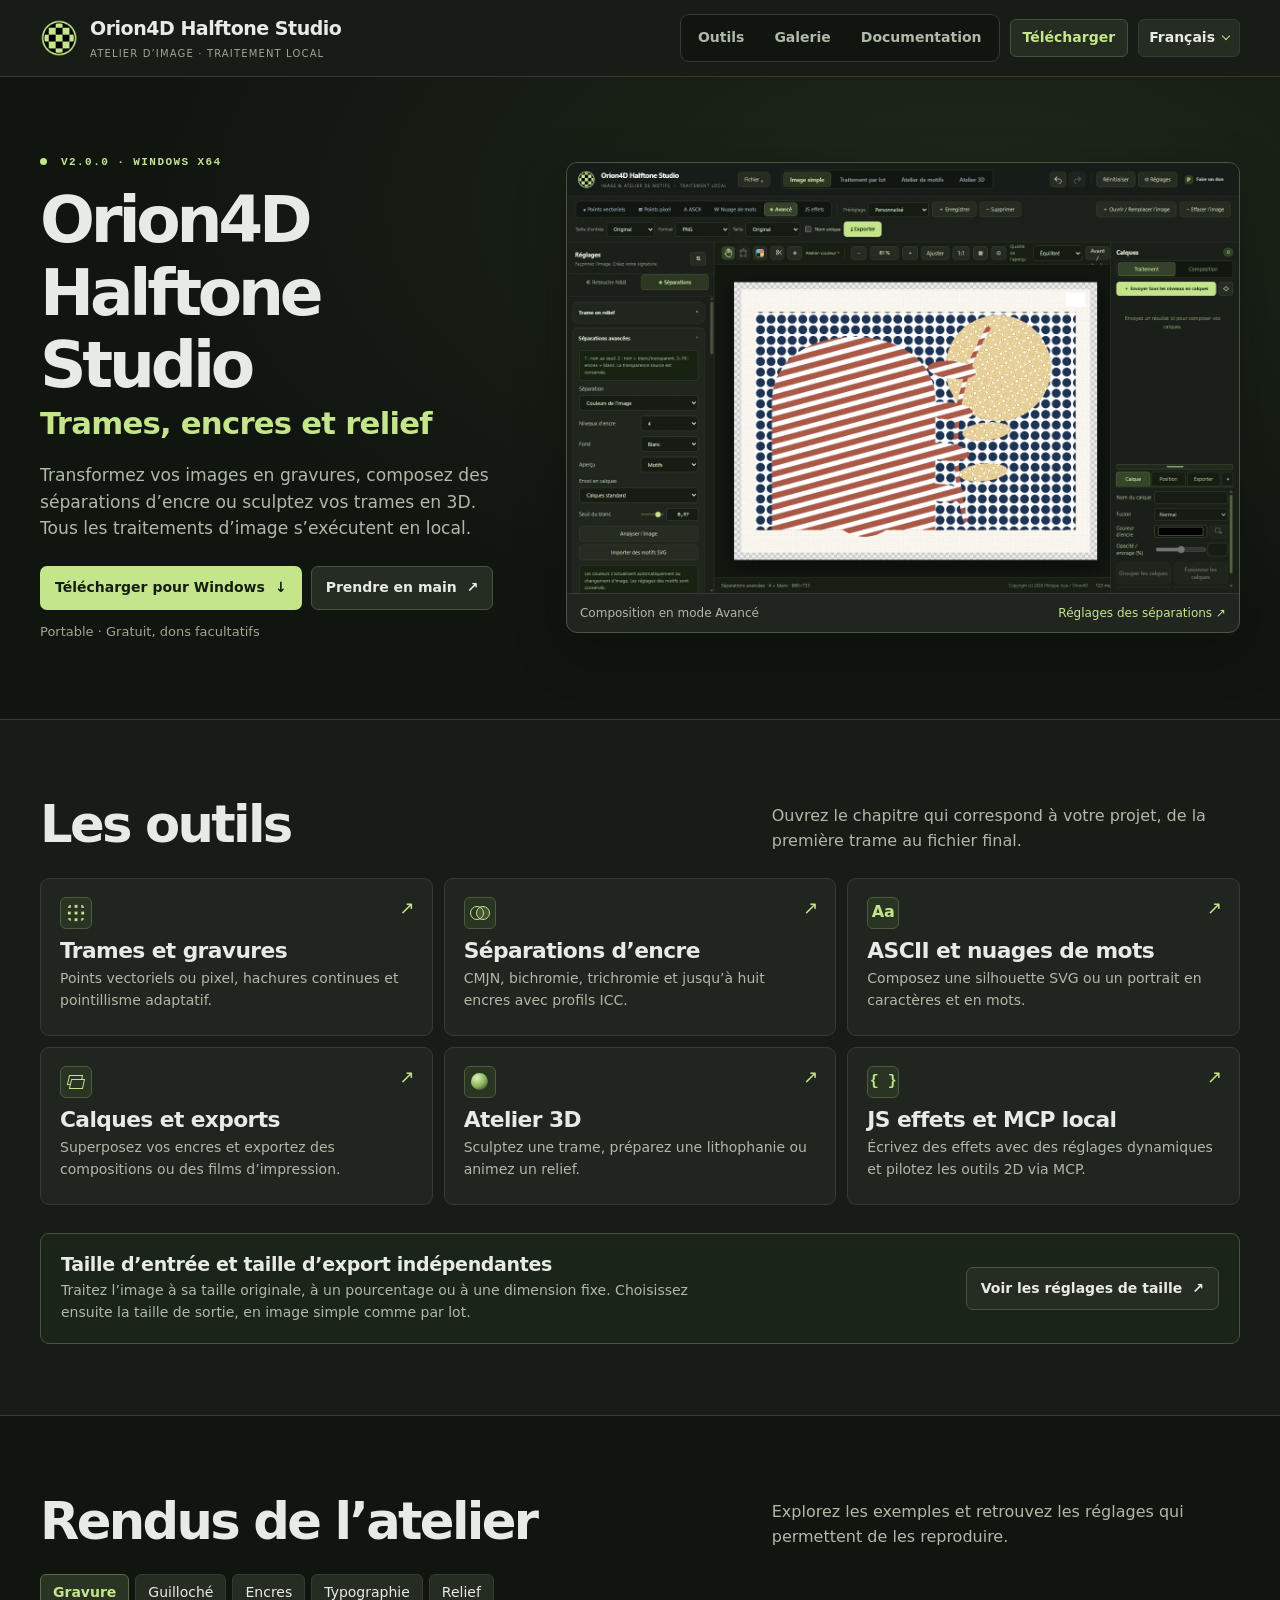
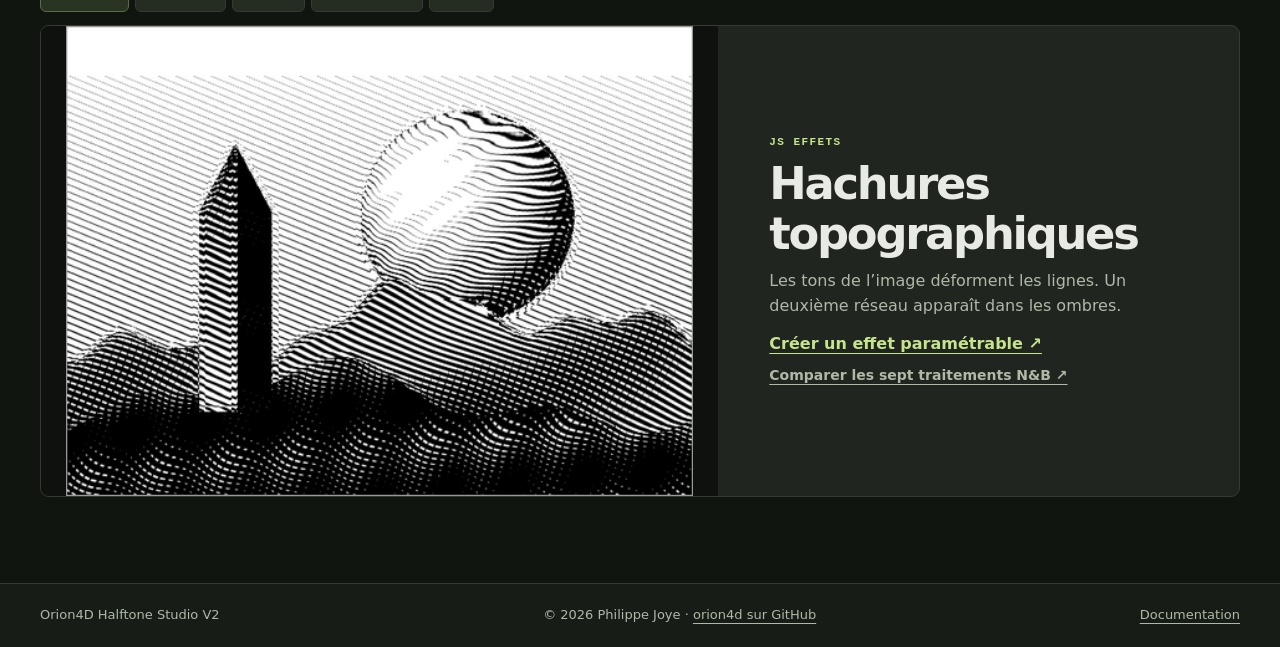
<file: docs/index.html>
<!doctype html>
<html lang="fr">
<head>
  <meta charset="utf-8">
  <meta name="viewport" content="width=device-width, initial-scale=1">
  <meta name="description" content="Orion4D Halftone Studio V2 crée des trames, des séparations d’encre et des reliefs 3D. Application portable pour Windows x64 avec traitement local.">
  <meta name="theme-color" content="#171c17">
  <!-- alternates:start -->
  <link rel="alternate" hreflang="fr" href="index.html">
  <link rel="alternate" hreflang="en" href="en/index.html">
  <link rel="alternate" hreflang="de" href="de/index.html">
  <link rel="alternate" hreflang="it" href="it/index.html">
  <link rel="alternate" hreflang="es" href="es/index.html">
  <link rel="alternate" hreflang="x-default" href="index.html">
  <!-- alternates:end -->
  <title>Orion4D Halftone Studio V2 — Trames, encres et relief</title>
  <link rel="icon" href="assets/orion.png">
  <link rel="stylesheet" href="assets/site.css">
  <script src="assets/site.js" defer></script>
</head>
<body class="home">
  <a class="skip" href="#contenu">Aller au contenu</a>
  <header class="site-head">
    <div class="wrap head-inner">
      <a class="brand" href="index.html" aria-label="Orion4D Halftone Studio, accueil">
        <img src="assets/orion.png" width="38" height="38" alt="">
        <span>Orion4D Halftone Studio <small>Atelier d’image · Traitement local</small></span>
      </a>
      <nav class="site-nav" aria-label="Navigation principale">
        <div class="nav-tabs">
          <a href="#outils">Outils</a>
          <a href="#galerie">Galerie</a>
          <a href="documentation.html">Documentation</a>
        </div>
        <a class="nav-download" href="https://github.com/orion4d/Orion4D_Halftone_Studio/releases">Télécharger</a>
        <!-- languages:start -->
        <details class="language-picker">
          <summary aria-label="Langue · Français">Français</summary>
          <ul>
            <li><a href="index.html" lang="fr" hreflang="fr" aria-current="page">Français</a></li>
            <li><a href="en/index.html" lang="en" hreflang="en">English</a></li>
            <li><a href="de/index.html" lang="de" hreflang="de">Deutsch</a></li>
            <li><a href="it/index.html" lang="it" hreflang="it">Italiano</a></li>
            <li><a href="es/index.html" lang="es" hreflang="es">Español</a></li>
          </ul>
        </details>
        <!-- languages:end -->
      </nav>
    </div>
  </header>
  <main id="contenu">
    <section class="hero">
      <div class="wrap hero-grid">
        <div class="hero-copy">
          <p class="kicker"><span class="status-dot" aria-hidden="true"></span> V2.0.0 · WINDOWS X64</p>
          <h1>Orion4D <span>Halftone Studio</span></h1>
          <p class="hero-subtitle">Trames, encres et relief</p>
          <p class="hero-lead">Transformez vos images en gravures, composez des séparations d’encre ou sculptez vos trames en 3D. Tous les traitements d’image s’exécutent en local.</p>
          <div class="hero-actions">
            <a class="button button-lime" href="https://github.com/orion4d/Orion4D_Halftone_Studio/releases">Télécharger pour Windows <span aria-hidden="true">↓</span></a>
            <a class="button button-ghost" href="documentation.html#installation">Prendre en main <span aria-hidden="true">↗</span></a>
          </div>
          <p class="hero-meta">Portable · Gratuit, dons facultatifs</p>
        </div>
        <figure class="hero-proof">
          <img src="assets/interface.webp" width="1440" height="920" alt="Interface d’Orion4D Halftone Studio V2. Une illustration tramée en ocre, terre cuite et bleu nuit occupe le canevas entre les réglages et les calques." fetchpriority="high">
          <figcaption><span data-label>Composition en mode Avancé</span> <a href="documentation.html#impression">Réglages des séparations <span aria-hidden="true">↗</span></a></figcaption>
        </figure>
      </div>
    </section>
    <section class="tool-section" id="outils" aria-labelledby="outils-titre">
      <div class="wrap">
        <div class="section-intro">
          <h2 id="outils-titre">Les outils</h2>
          <p>Ouvrez le chapitre qui correspond à votre projet, de la première trame au fichier final.</p>
        </div>
        <div class="tool-grid">
          <a class="tool-card" href="documentation.html#trames"><span class="tool-icon dots" aria-hidden="true"></span><h3>Trames et gravures</h3><p>Points vectoriels ou pixel, hachures continues et pointillisme adaptatif.</p><span class="card-arrow" aria-hidden="true">↗</span></a>
          <a class="tool-card" href="documentation.html#impression"><span class="tool-icon inks" aria-hidden="true"></span><h3>Séparations d’encre</h3><p>CMJN, bichromie, trichromie et jusqu’à huit encres avec profils ICC.</p><span class="card-arrow" aria-hidden="true">↗</span></a>
          <a class="tool-card" href="documentation.html#typographie"><span class="tool-icon letters" aria-hidden="true">Aa</span><h3>ASCII et nuages de mots</h3><p>Composez une silhouette SVG ou un portrait en caractères et en mots.</p><span class="card-arrow" aria-hidden="true">↗</span></a>
          <a class="tool-card" href="documentation.html#composition"><span class="tool-icon layers" aria-hidden="true"></span><h3>Calques et exports</h3><p>Superposez vos encres et exportez des compositions ou des films d’impression.</p><span class="card-arrow" aria-hidden="true">↗</span></a>
          <a class="tool-card" href="documentation.html#relief"><span class="tool-icon relief" aria-hidden="true"></span><h3>Atelier 3D</h3><p>Sculptez une trame, préparez une lithophanie ou animez un relief.</p><span class="card-arrow" aria-hidden="true">↗</span></a>
          <a class="tool-card" href="documentation.html#javascript"><span class="tool-icon terminal" aria-hidden="true">{ }</span><h3>JS effets et MCP local</h3><p>Écrivez des effets avec des réglages dynamiques et pilotez les outils 2D via MCP.</p><span class="card-arrow" aria-hidden="true">↗</span></a>
        </div>
      </div>
    </section>
    <section class="release-section" aria-labelledby="taille-titre">
      <div class="wrap">
        <div class="release-note">
          <div>
            <h2 id="taille-titre">Taille d’entrée et taille d’export indépendantes</h2>
            <p>Traitez l’image à sa taille originale, à un pourcentage ou à une dimension fixe. Choisissez ensuite la taille de sortie, en image simple comme par lot.</p>
          </div>
          <a class="button button-ghost" href="documentation.html#dimensions">Voir les réglages de taille <span aria-hidden="true">↗</span></a>
        </div>
      </div>
    </section>
    <section id="galerie" class="gallery" aria-labelledby="galerie-titre">
      <div class="wrap">
        <div class="section-intro gallery-intro">
          <h2 id="galerie-titre">Rendus de l’atelier</h2>
          <p>Explorez les exemples et retrouvez les réglages qui permettent de les reproduire.</p>
        </div>
        <div class="gallery-switch" role="group" aria-label="Choisir un rendu" hidden>
          <button type="button" data-gallery="gravure" aria-pressed="true">Gravure</button>
          <button type="button" data-gallery="guilloche" aria-pressed="false">Guilloché</button>
          <button type="button" data-gallery="encres" aria-pressed="false">Encres</button>
          <button type="button" data-gallery="mots" aria-pressed="false">Typographie</button>
          <button type="button" data-gallery="volume" aria-pressed="false">Relief</button>
        </div>
        <div class="gallery-panels">
          <figure class="gallery-proof" data-proof="gravure">
            <img src="assets/hachures.webp" width="504" height="378" alt="Trame noire dont les hachures se courbent autour d’une sphère et des crêtes d’un paysage" loading="lazy">
            <figcaption><p class="kicker">JS EFFETS</p><h3>Hachures topographiques</h3><p>Les tons de l’image déforment les lignes. Un deuxième réseau apparaît dans les ombres.</p><a class="text-link" href="documentation.html#javascript">Créer un effet paramétrable ↗</a><a class="text-link quiet" href="assets/planche-nb.webp">Comparer les sept traitements N&amp;B ↗</a></figcaption>
          </figure>
          <figure class="gallery-proof" data-proof="guilloche">
            <img src="assets/guilloche.webp" width="504" height="378" alt="Paysage monochrome tramé par des lignes ondulées qui se croisent dans les ombres" loading="lazy">
            <figcaption><p class="kicker">TRAME RÉTRO</p><h3>Guilloché de sécurité</h3><p>Des lignes ondulées se croisent à mesure que les tons s’assombrissent.</p><a class="text-link" href="documentation.html#trames">Explorer les moteurs de trame ↗</a></figcaption>
          </figure>
          <figure class="gallery-proof" data-proof="encres">
            <img src="assets/separations.webp" width="831" height="645" alt="Composition géométrique tramée en plusieurs encres, avec un cercle saumon et des points bleu nuit" loading="lazy">
            <figcaption><p class="kicker">SÉPARATIONS</p><h3>Des motifs par encre</h3><p>Une même image combine des trames distinctes. Le panneau Avancé permet de régler séparément leur motif, leur couleur et leur couverture.</p><a class="text-link" href="documentation.html#impression">Préparer une séparation ↗</a></figcaption>
          </figure>
          <figure class="gallery-proof" data-proof="mots">
            <img src="assets/typographie.webp" width="1000" height="1000" alt="Silhouette d’un chat composée de mots de différentes tailles" loading="lazy">
            <figcaption><p class="kicker">NUAGE DE MOTS</p><h3>Une silhouette en mots</h3><p>Le masque de l’image définit le placement. La taille, la rotation et les couleurs des mots dessinent la silhouette.</p><a class="text-link" href="documentation.html#typographie">Composer un nuage de mots ↗</a></figcaption>
          </figure>
          <figure class="gallery-proof" data-proof="volume">
            <img src="assets/relief.webp" width="1024" height="768" alt="Trame de points dorés éclairée sur un support clair" loading="lazy">
            <figcaption><p class="kicker">ATELIER 3D</p><h3>Dorure simulée</h3><p>L’atelier 3D permet de régler la matière, la lumière et le cadrage d’un rendu de trame.</p><a class="text-link" href="documentation.html#relief">Éclairer une trame en relief ↗</a></figcaption>
          </figure>
        </div>
      </div>
    </section>
  </main>
  <footer class="site-foot"><div class="wrap foot-inner"><span>Orion4D Halftone Studio V2</span><span>© 2026 Philippe Joye · <a href="https://github.com/orion4d">orion4d sur GitHub</a></span><a href="documentation.html">Documentation</a></div></footer>
</body>
</html>
</file>
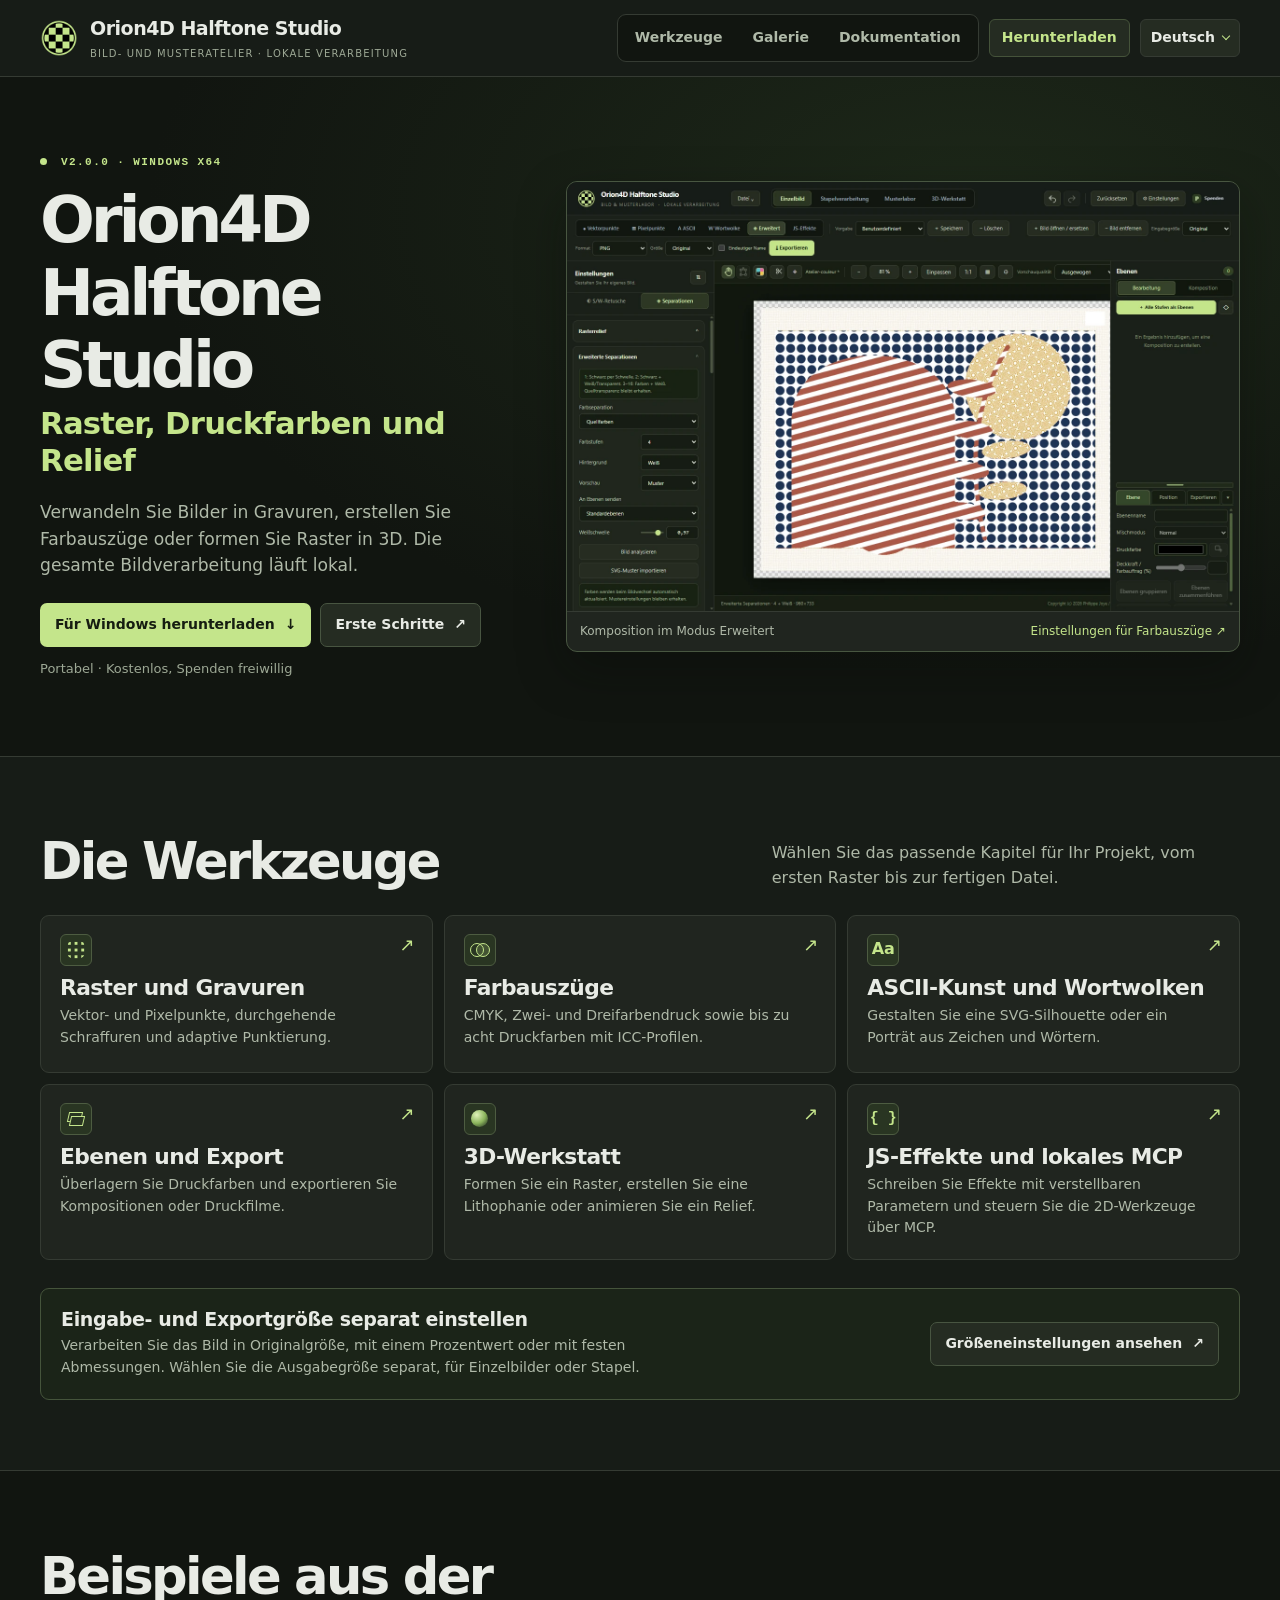
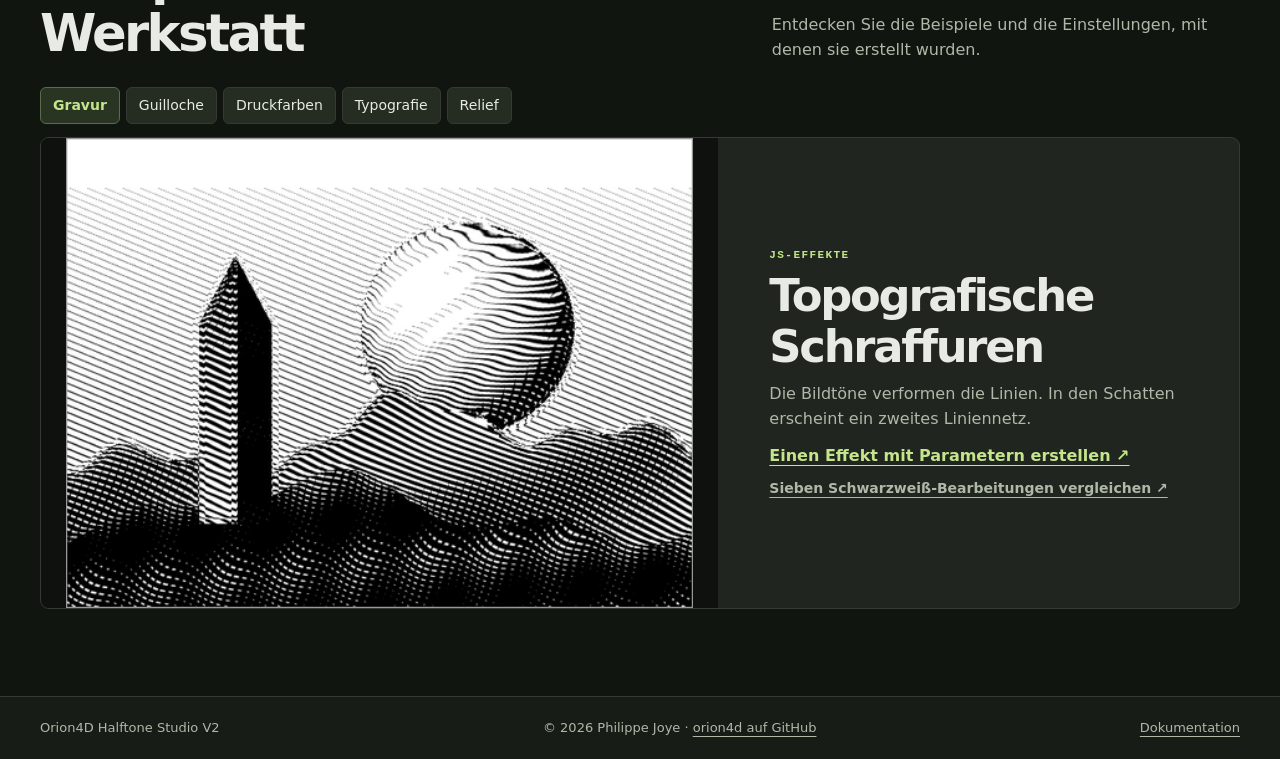
<file: docs/de/index.html>
<!doctype html>
<html lang="de">
<head>
  <meta charset="utf-8">
  <meta name="viewport" content="width=device-width, initial-scale=1">
  <meta name="description" content="Orion4D Halftone Studio V2 erstellt Rasterbilder, Farbauszüge und 3D-Reliefs. Portable Windows-x64-Anwendung mit lokaler Verarbeitung.">
  <meta name="theme-color" content="#171c17">
  <!-- alternates:start -->
  <link rel="alternate" hreflang="fr" href="../index.html">
  <link rel="alternate" hreflang="en" href="../en/index.html">
  <link rel="alternate" hreflang="de" href="index.html">
  <link rel="alternate" hreflang="it" href="../it/index.html">
  <link rel="alternate" hreflang="es" href="../es/index.html">
  <link rel="alternate" hreflang="x-default" href="../index.html">
  <!-- alternates:end -->
  <title>Orion4D Halftone Studio V2 — Raster, Druckfarben und Relief</title>
  <link rel="icon" href="../assets/orion.png">
  <link rel="stylesheet" href="../assets/site.css">
  <script src="../assets/site.js" defer></script>
</head>
<body class="home">
  <a class="skip" href="#contenu">Zum Inhalt</a>
  <header class="site-head">
    <div class="wrap head-inner">
      <a class="brand" href="index.html" aria-label="Orion4D Halftone Studio, Startseite">
        <img src="../assets/orion.png" width="38" height="38" alt="">
        <span>Orion4D Halftone Studio <small>Bild- und Musteratelier · Lokale Verarbeitung</small></span>
      </a>
      <nav class="site-nav" aria-label="Hauptnavigation">
        <div class="nav-tabs">
          <a href="#outils">Werkzeuge</a>
          <a href="#galerie">Galerie</a>
          <a href="documentation.html">Dokumentation</a>
        </div>
        <a class="nav-download" href="https://github.com/orion4d/Orion4D_Halftone_Studio/releases">Herunterladen</a>
        <!-- languages:start -->
        <details class="language-picker">
          <summary aria-label="Sprache · Deutsch">Deutsch</summary>
          <ul>
            <li><a href="../index.html" lang="fr" hreflang="fr">Français</a></li>
            <li><a href="../en/index.html" lang="en" hreflang="en">English</a></li>
            <li><a href="index.html" lang="de" hreflang="de" aria-current="page">Deutsch</a></li>
            <li><a href="../it/index.html" lang="it" hreflang="it">Italiano</a></li>
            <li><a href="../es/index.html" lang="es" hreflang="es">Español</a></li>
          </ul>
        </details>
        <!-- languages:end -->
      </nav>
    </div>
  </header>
  <main id="contenu">
    <section class="hero">
      <div class="wrap hero-grid">
        <div class="hero-copy">
          <p class="kicker"><span class="status-dot" aria-hidden="true"></span> V2.0.0 · WINDOWS X64</p>
          <h1>Orion4D <span>Halftone Studio</span></h1>
          <p class="hero-subtitle">Raster, Druckfarben und Relief</p>
          <p class="hero-lead">Verwandeln Sie Bilder in Gravuren, erstellen Sie Farbauszüge oder formen Sie Raster in 3D. Die gesamte Bildverarbeitung läuft lokal.</p>
          <div class="hero-actions">
            <a class="button button-lime" href="https://github.com/orion4d/Orion4D_Halftone_Studio/releases">Für Windows herunterladen <span aria-hidden="true">↓</span></a>
            <a class="button button-ghost" href="documentation.html#installation">Erste Schritte <span aria-hidden="true">↗</span></a>
          </div>
          <p class="hero-meta">Portabel · Kostenlos, Spenden freiwillig</p>
        </div>
        <figure class="hero-proof">
          <img src="../assets/interface-de.webp" width="1440" height="920" alt="Oberfläche von Orion4D Halftone Studio V2. Auf der Arbeitsfläche zwischen Einstellungen und Ebenen ist eine gerasterte Illustration in Ocker, Terrakotta und Nachtblau zu sehen." fetchpriority="high">
          <figcaption><span data-label>Komposition im Modus Erweitert</span> <a href="documentation.html#impression">Einstellungen für Farbauszüge <span aria-hidden="true">↗</span></a></figcaption>
        </figure>
      </div>
    </section>
    <section class="tool-section" id="outils" aria-labelledby="outils-titre">
      <div class="wrap">
        <div class="section-intro">
          <h2 id="outils-titre">Die Werkzeuge</h2>
          <p>Wählen Sie das passende Kapitel für Ihr Projekt, vom ersten Raster bis zur fertigen Datei.</p>
        </div>
        <div class="tool-grid">
          <a class="tool-card" href="documentation.html#trames"><span class="tool-icon dots" aria-hidden="true"></span><h3>Raster und Gravuren</h3><p>Vektor- und Pixelpunkte, durchgehende Schraffuren und adaptive Punktierung.</p><span class="card-arrow" aria-hidden="true">↗</span></a>
          <a class="tool-card" href="documentation.html#impression"><span class="tool-icon inks" aria-hidden="true"></span><h3>Farbauszüge</h3><p>CMYK, Zwei- und Dreifarbendruck sowie bis zu acht Druckfarben mit ICC-Profilen.</p><span class="card-arrow" aria-hidden="true">↗</span></a>
          <a class="tool-card" href="documentation.html#typographie"><span class="tool-icon letters" aria-hidden="true">Aa</span><h3>ASCII-Kunst und Wortwolken</h3><p>Gestalten Sie eine SVG-Silhouette oder ein Porträt aus Zeichen und Wörtern.</p><span class="card-arrow" aria-hidden="true">↗</span></a>
          <a class="tool-card" href="documentation.html#composition"><span class="tool-icon layers" aria-hidden="true"></span><h3>Ebenen und Export</h3><p>Überlagern Sie Druckfarben und exportieren Sie Kompositionen oder Druckfilme.</p><span class="card-arrow" aria-hidden="true">↗</span></a>
          <a class="tool-card" href="documentation.html#relief"><span class="tool-icon relief" aria-hidden="true"></span><h3>3D-Werkstatt</h3><p>Formen Sie ein Raster, erstellen Sie eine Lithophanie oder animieren Sie ein Relief.</p><span class="card-arrow" aria-hidden="true">↗</span></a>
          <a class="tool-card" href="documentation.html#javascript"><span class="tool-icon terminal" aria-hidden="true">{ }</span><h3>JS-Effekte und lokales MCP</h3><p>Schreiben Sie Effekte mit verstellbaren Parametern und steuern Sie die 2D-Werkzeuge über MCP.</p><span class="card-arrow" aria-hidden="true">↗</span></a>
        </div>
      </div>
    </section>
    <section class="release-section" aria-labelledby="taille-titre">
      <div class="wrap">
        <div class="release-note">
          <div>
            <h2 id="taille-titre">Eingabe- und Exportgröße separat einstellen</h2>
            <p>Verarbeiten Sie das Bild in Originalgröße, mit einem Prozentwert oder mit festen Abmessungen. Wählen Sie die Ausgabegröße separat, für Einzelbilder oder Stapel.</p>
          </div>
          <a class="button button-ghost" href="documentation.html#dimensions">Größeneinstellungen ansehen <span aria-hidden="true">↗</span></a>
        </div>
      </div>
    </section>
    <section id="galerie" class="gallery" aria-labelledby="galerie-titre">
      <div class="wrap">
        <div class="section-intro gallery-intro">
          <h2 id="galerie-titre">Beispiele aus der Werkstatt</h2>
          <p>Entdecken Sie die Beispiele und die Einstellungen, mit denen sie erstellt wurden.</p>
        </div>
        <div class="gallery-switch" role="group" aria-label="Beispiel auswählen" hidden>
          <button type="button" data-gallery="gravure" aria-pressed="true">Gravur</button>
          <button type="button" data-gallery="guilloche" aria-pressed="false">Guilloche</button>
          <button type="button" data-gallery="encres" aria-pressed="false">Druckfarben</button>
          <button type="button" data-gallery="mots" aria-pressed="false">Typografie</button>
          <button type="button" data-gallery="volume" aria-pressed="false">Relief</button>
        </div>
        <div class="gallery-panels">
          <figure class="gallery-proof" data-proof="gravure">
            <img src="../assets/hachures.webp" width="504" height="378" alt="Schwarzes Raster mit Schraffurlinien, die sich um eine Kugel und die Höhenzüge einer Landschaft biegen" loading="lazy">
            <figcaption><p class="kicker">JS-EFFEKTE</p><h3>Topografische Schraffuren</h3><p>Die Bildtöne verformen die Linien. In den Schatten erscheint ein zweites Liniennetz.</p><a class="text-link" href="documentation.html#javascript">Einen Effekt mit Parametern erstellen ↗</a><a class="text-link quiet" href="../assets/planche-nb.webp">Sieben Schwarzweiß-Bearbeitungen vergleichen ↗</a></figcaption>
          </figure>
          <figure class="gallery-proof" data-proof="guilloche">
            <img src="../assets/guilloche.webp" width="504" height="378" alt="Schwarzweiße Landschaft mit Wellenlinien, die sich in den Schatten kreuzen" loading="lazy">
            <figcaption><p class="kicker">RETRO-RASTER</p><h3>Sicherheitsguilloche</h3><p>Je dunkler die Töne, desto stärker kreuzen sich die Wellenlinien.</p><a class="text-link" href="documentation.html#trames">Rasterverfahren entdecken ↗</a></figcaption>
          </figure>
          <figure class="gallery-proof" data-proof="encres">
            <img src="../assets/separations.webp" width="831" height="645" alt="Geometrische Rasterkomposition in mehreren Druckfarben mit einem lachsfarbenen Kreis und nachtblauen Punkten" loading="lazy">
            <figcaption><p class="kicker">FARBAUSZÜGE</p><h3>Ein Muster pro Druckfarbe</h3><p>Ein Bild kombiniert mehrere Raster. Im Modus Erweitert lassen sich Muster, Farbe und Deckung jedes Rasters einstellen.</p><a class="text-link" href="documentation.html#impression">Einen Farbauszug vorbereiten ↗</a></figcaption>
          </figure>
          <figure class="gallery-proof" data-proof="mots">
            <img src="../assets/typographie.webp" width="1000" height="1000" alt="Silhouette einer Katze aus unterschiedlich großen Wörtern" loading="lazy">
            <figcaption><p class="kicker">WORTWOLKE</p><h3>Eine Silhouette aus Wörtern</h3><p>Die Bildmaske steuert die Platzierung. Größe, Drehung und Farbe der Wörter formen die Silhouette.</p><a class="text-link" href="documentation.html#typographie">Eine Wortwolke gestalten ↗</a></figcaption>
          </figure>
          <figure class="gallery-proof" data-proof="volume">
            <img src="../assets/relief.webp" width="1024" height="768" alt="Beleuchtetes Raster aus goldenen Punkten auf einem hellen Untergrund" loading="lazy">
            <figcaption><p class="kicker">3D-WERKSTATT</p><h3>Simulierte Vergoldung</h3><p>In der 3D-Werkstatt lassen sich Material, Licht und Bildausschnitt eines Rasterbildes einstellen.</p><a class="text-link" href="documentation.html#relief">Ein Rasterrelief beleuchten ↗</a></figcaption>
          </figure>
        </div>
      </div>
    </section>
  </main>
  <footer class="site-foot"><div class="wrap foot-inner"><span>Orion4D Halftone Studio V2</span><span>© 2026 Philippe Joye · <a href="https://github.com/orion4d">orion4d auf GitHub</a></span><a href="documentation.html">Dokumentation</a></div></footer>
</body>
</html>
</file>
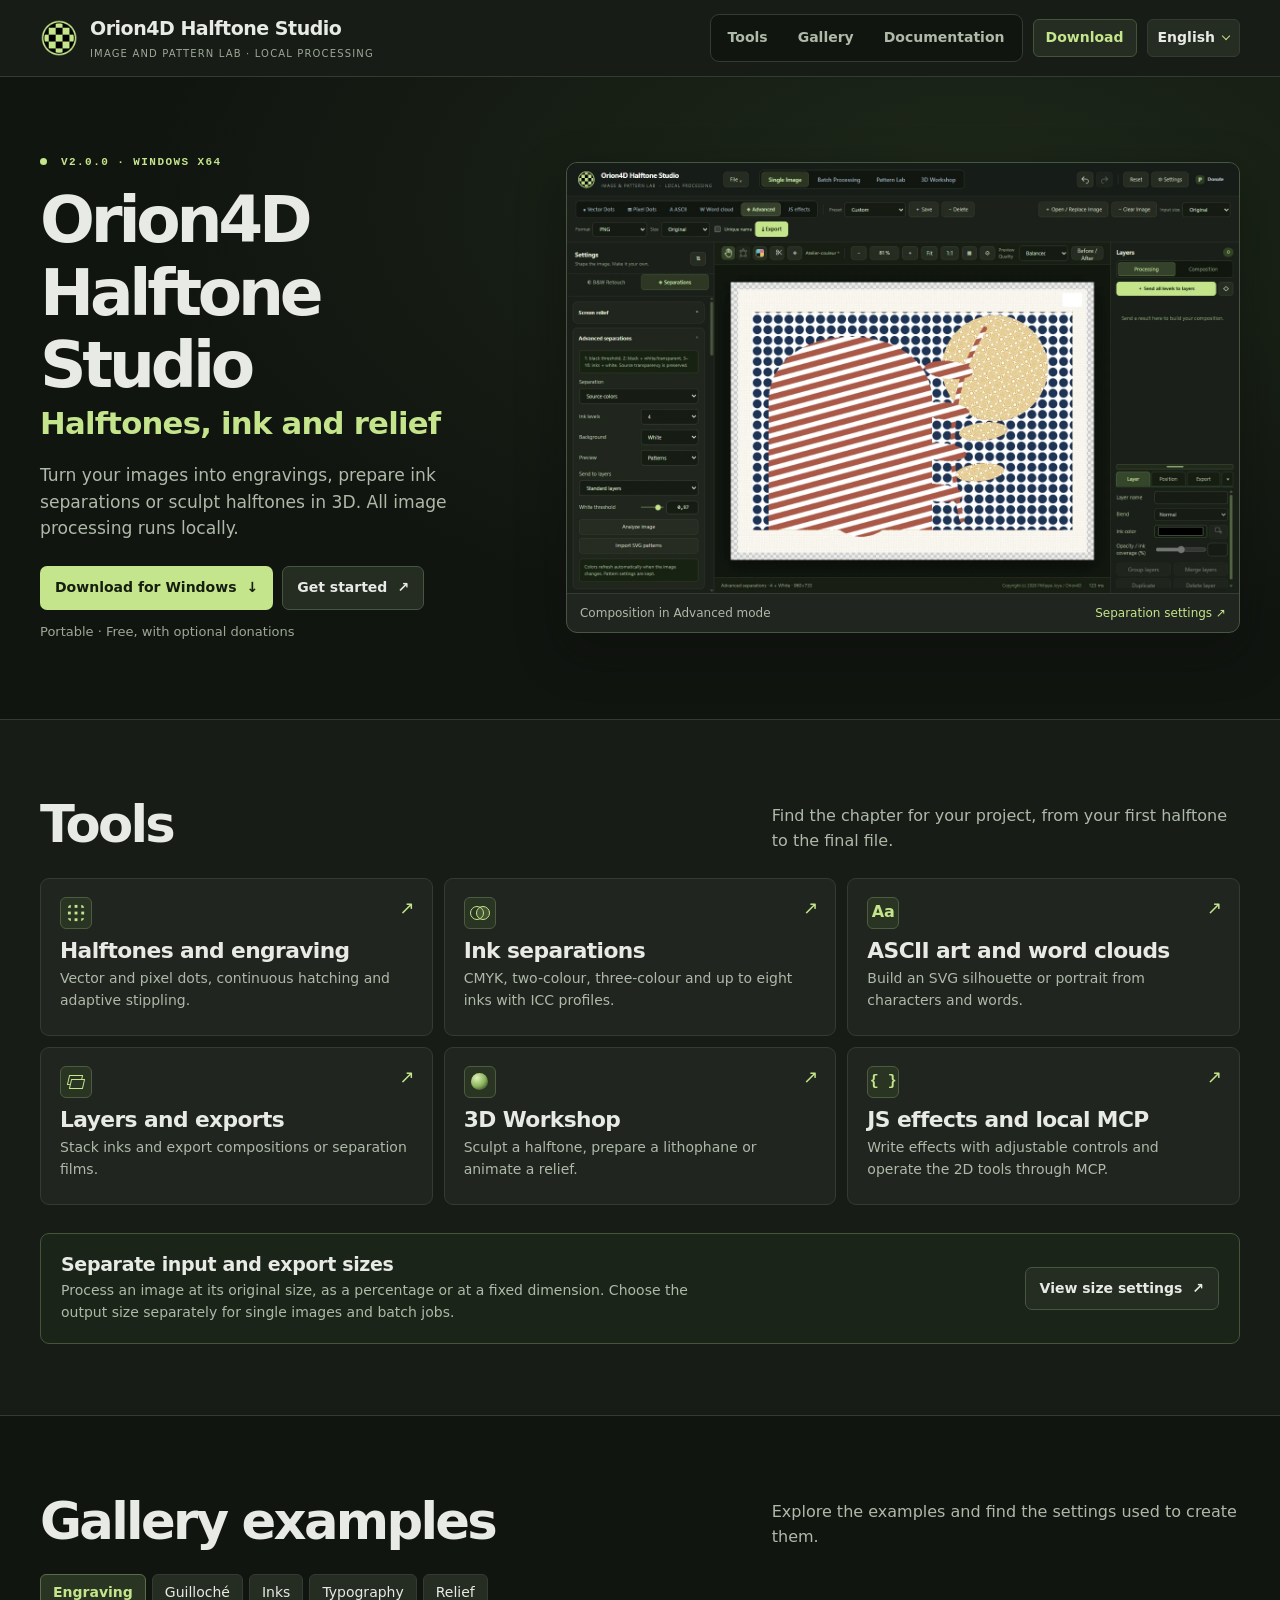
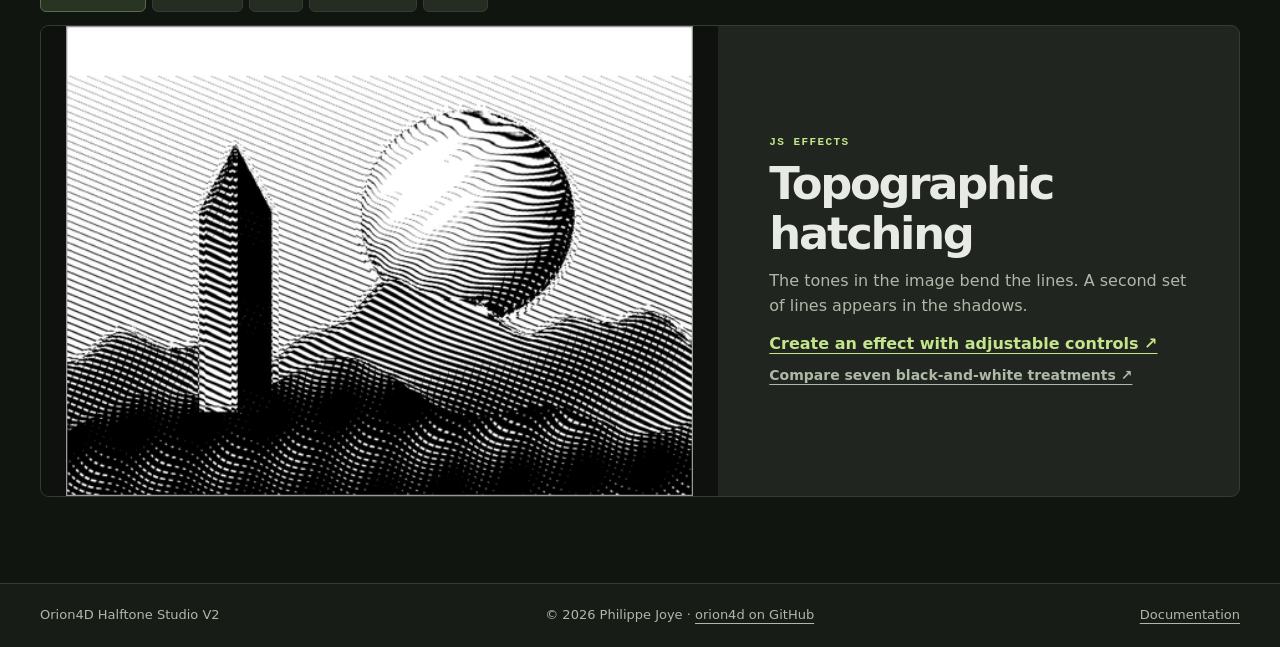
<file: docs/en/index.html>
<!doctype html>
<html lang="en">
<head>
  <meta charset="utf-8">
  <meta name="viewport" content="width=device-width, initial-scale=1">
  <meta name="description" content="Orion4D Halftone Studio V2 creates halftones, ink separations and 3D reliefs. A portable Windows x64 app with local processing.">
  <meta name="theme-color" content="#171c17">
  <!-- alternates:start -->
  <link rel="alternate" hreflang="fr" href="../index.html">
  <link rel="alternate" hreflang="en" href="index.html">
  <link rel="alternate" hreflang="de" href="../de/index.html">
  <link rel="alternate" hreflang="it" href="../it/index.html">
  <link rel="alternate" hreflang="es" href="../es/index.html">
  <link rel="alternate" hreflang="x-default" href="../index.html">
  <!-- alternates:end -->
  <title>Orion4D Halftone Studio V2 — Halftones, ink and relief</title>
  <link rel="icon" href="../assets/orion.png">
  <link rel="stylesheet" href="../assets/site.css">
  <script src="../assets/site.js" defer></script>
</head>
<body class="home">
  <a class="skip" href="#contenu">Skip to content</a>
  <header class="site-head">
    <div class="wrap head-inner">
      <a class="brand" href="index.html" aria-label="Orion4D Halftone Studio home">
        <img src="../assets/orion.png" width="38" height="38" alt="">
        <span>Orion4D Halftone Studio <small>Image and pattern lab · Local processing</small></span>
      </a>
      <nav class="site-nav" aria-label="Main navigation">
        <div class="nav-tabs">
          <a href="#outils">Tools</a>
          <a href="#galerie">Gallery</a>
          <a href="documentation.html">Documentation</a>
        </div>
        <a class="nav-download" href="https://github.com/orion4d/Orion4D_Halftone_Studio/releases">Download</a>
        <!-- languages:start -->
        <details class="language-picker">
          <summary aria-label="Language · English">English</summary>
          <ul>
            <li><a href="../index.html" lang="fr" hreflang="fr">Français</a></li>
            <li><a href="index.html" lang="en" hreflang="en" aria-current="page">English</a></li>
            <li><a href="../de/index.html" lang="de" hreflang="de">Deutsch</a></li>
            <li><a href="../it/index.html" lang="it" hreflang="it">Italiano</a></li>
            <li><a href="../es/index.html" lang="es" hreflang="es">Español</a></li>
          </ul>
        </details>
        <!-- languages:end -->
      </nav>
    </div>
  </header>
  <main id="contenu">
    <section class="hero">
      <div class="wrap hero-grid">
        <div class="hero-copy">
          <p class="kicker"><span class="status-dot" aria-hidden="true"></span> V2.0.0 · WINDOWS X64</p>
          <h1>Orion4D <span>Halftone Studio</span></h1>
          <p class="hero-subtitle">Halftones, ink and relief</p>
          <p class="hero-lead">Turn your images into engravings, prepare ink separations or sculpt halftones in 3D. All image processing runs locally.</p>
          <div class="hero-actions">
            <a class="button button-lime" href="https://github.com/orion4d/Orion4D_Halftone_Studio/releases">Download for Windows <span aria-hidden="true">↓</span></a>
            <a class="button button-ghost" href="documentation.html#installation">Get started <span aria-hidden="true">↗</span></a>
          </div>
          <p class="hero-meta">Portable · Free, with optional donations</p>
        </div>
        <figure class="hero-proof">
          <img src="../assets/interface-en.webp" width="1440" height="920" alt="Orion4D Halftone Studio V2 interface. An ochre, terracotta and midnight-blue halftone illustration fills the canvas between the settings and layers panels." fetchpriority="high">
          <figcaption><span data-label>Composition in Advanced mode</span> <a href="documentation.html#impression">Separation settings <span aria-hidden="true">↗</span></a></figcaption>
        </figure>
      </div>
    </section>
    <section class="tool-section" id="outils" aria-labelledby="outils-titre">
      <div class="wrap">
        <div class="section-intro">
          <h2 id="outils-titre">Tools</h2>
          <p>Find the chapter for your project, from your first halftone to the final file.</p>
        </div>
        <div class="tool-grid">
          <a class="tool-card" href="documentation.html#trames"><span class="tool-icon dots" aria-hidden="true"></span><h3>Halftones and engraving</h3><p>Vector and pixel dots, continuous hatching and adaptive stippling.</p><span class="card-arrow" aria-hidden="true">↗</span></a>
          <a class="tool-card" href="documentation.html#impression"><span class="tool-icon inks" aria-hidden="true"></span><h3>Ink separations</h3><p>CMYK, two-colour, three-colour and up to eight inks with ICC profiles.</p><span class="card-arrow" aria-hidden="true">↗</span></a>
          <a class="tool-card" href="documentation.html#typographie"><span class="tool-icon letters" aria-hidden="true">Aa</span><h3>ASCII art and word clouds</h3><p>Build an SVG silhouette or portrait from characters and words.</p><span class="card-arrow" aria-hidden="true">↗</span></a>
          <a class="tool-card" href="documentation.html#composition"><span class="tool-icon layers" aria-hidden="true"></span><h3>Layers and exports</h3><p>Stack inks and export compositions or separation films.</p><span class="card-arrow" aria-hidden="true">↗</span></a>
          <a class="tool-card" href="documentation.html#relief"><span class="tool-icon relief" aria-hidden="true"></span><h3>3D Workshop</h3><p>Sculpt a halftone, prepare a lithophane or animate a relief.</p><span class="card-arrow" aria-hidden="true">↗</span></a>
          <a class="tool-card" href="documentation.html#javascript"><span class="tool-icon terminal" aria-hidden="true">{ }</span><h3>JS effects and local MCP</h3><p>Write effects with adjustable controls and operate the 2D tools through MCP.</p><span class="card-arrow" aria-hidden="true">↗</span></a>
        </div>
      </div>
    </section>
    <section class="release-section" aria-labelledby="taille-titre">
      <div class="wrap">
        <div class="release-note">
          <div>
            <h2 id="taille-titre">Separate input and export sizes</h2>
            <p>Process an image at its original size, as a percentage or at a fixed dimension. Choose the output size separately for single images and batch jobs.</p>
          </div>
          <a class="button button-ghost" href="documentation.html#dimensions">View size settings <span aria-hidden="true">↗</span></a>
        </div>
      </div>
    </section>
    <section id="galerie" class="gallery" aria-labelledby="galerie-titre">
      <div class="wrap">
        <div class="section-intro gallery-intro">
          <h2 id="galerie-titre">Gallery examples</h2>
          <p>Explore the examples and find the settings used to create them.</p>
        </div>
        <div class="gallery-switch" role="group" aria-label="Choose an example" hidden>
          <button type="button" data-gallery="gravure" aria-pressed="true">Engraving</button>
          <button type="button" data-gallery="guilloche" aria-pressed="false">Guilloché</button>
          <button type="button" data-gallery="encres" aria-pressed="false">Inks</button>
          <button type="button" data-gallery="mots" aria-pressed="false">Typography</button>
          <button type="button" data-gallery="volume" aria-pressed="false">Relief</button>
        </div>
        <div class="gallery-panels">
          <figure class="gallery-proof" data-proof="gravure">
            <img src="../assets/hachures.webp" width="504" height="378" alt="Black halftone with hatch lines that curve around a sphere and the ridges of a landscape" loading="lazy">
            <figcaption><p class="kicker">JS EFFECTS</p><h3>Topographic hatching</h3><p>The tones in the image bend the lines. A second set of lines appears in the shadows.</p><a class="text-link" href="documentation.html#javascript">Create an effect with adjustable controls ↗</a><a class="text-link quiet" href="../assets/planche-nb.webp">Compare seven black-and-white treatments ↗</a></figcaption>
          </figure>
          <figure class="gallery-proof" data-proof="guilloche">
            <img src="../assets/guilloche.webp" width="504" height="378" alt="Monochrome landscape screened with wavy lines that cross in the shadows" loading="lazy">
            <figcaption><p class="kicker">RETRO HALFTONE</p><h3>Security guilloché</h3><p>Wavy lines cross as the tones darken.</p><a class="text-link" href="documentation.html#trames">Explore the halftone engines ↗</a></figcaption>
          </figure>
          <figure class="gallery-proof" data-proof="encres">
            <img src="../assets/separations.webp" width="831" height="645" alt="Geometric halftone composition in several inks, with a salmon circle and midnight-blue dots" loading="lazy">
            <figcaption><p class="kicker">SEPARATIONS</p><h3>A different pattern for each ink</h3><p>One image combines several screens. In Advanced mode, you can adjust each screen’s pattern, colour and coverage.</p><a class="text-link" href="documentation.html#impression">Prepare a separation ↗</a></figcaption>
          </figure>
          <figure class="gallery-proof" data-proof="mots">
            <img src="../assets/typographie.webp" width="1000" height="1000" alt="Silhouette of a cat made from words of different sizes" loading="lazy">
            <figcaption><p class="kicker">WORD CLOUD</p><h3>A silhouette made of words</h3><p>The image mask controls placement. Word size, rotation and colour shape the silhouette.</p><a class="text-link" href="documentation.html#typographie">Create a word cloud ↗</a></figcaption>
          </figure>
          <figure class="gallery-proof" data-proof="volume">
            <img src="../assets/relief.webp" width="1024" height="768" alt="Lit halftone of gold dots on a light surface" loading="lazy">
            <figcaption><p class="kicker">3D WORKSHOP</p><h3>Simulated gold foil</h3><p>Use the 3D Workshop to adjust the material, lighting and framing of a halftone render.</p><a class="text-link" href="documentation.html#relief">Light a halftone in relief ↗</a></figcaption>
          </figure>
        </div>
      </div>
    </section>
  </main>
  <footer class="site-foot"><div class="wrap foot-inner"><span>Orion4D Halftone Studio V2</span><span>© 2026 Philippe Joye · <a href="https://github.com/orion4d">orion4d on GitHub</a></span><a href="documentation.html">Documentation</a></div></footer>
</body>
</html>
</file>
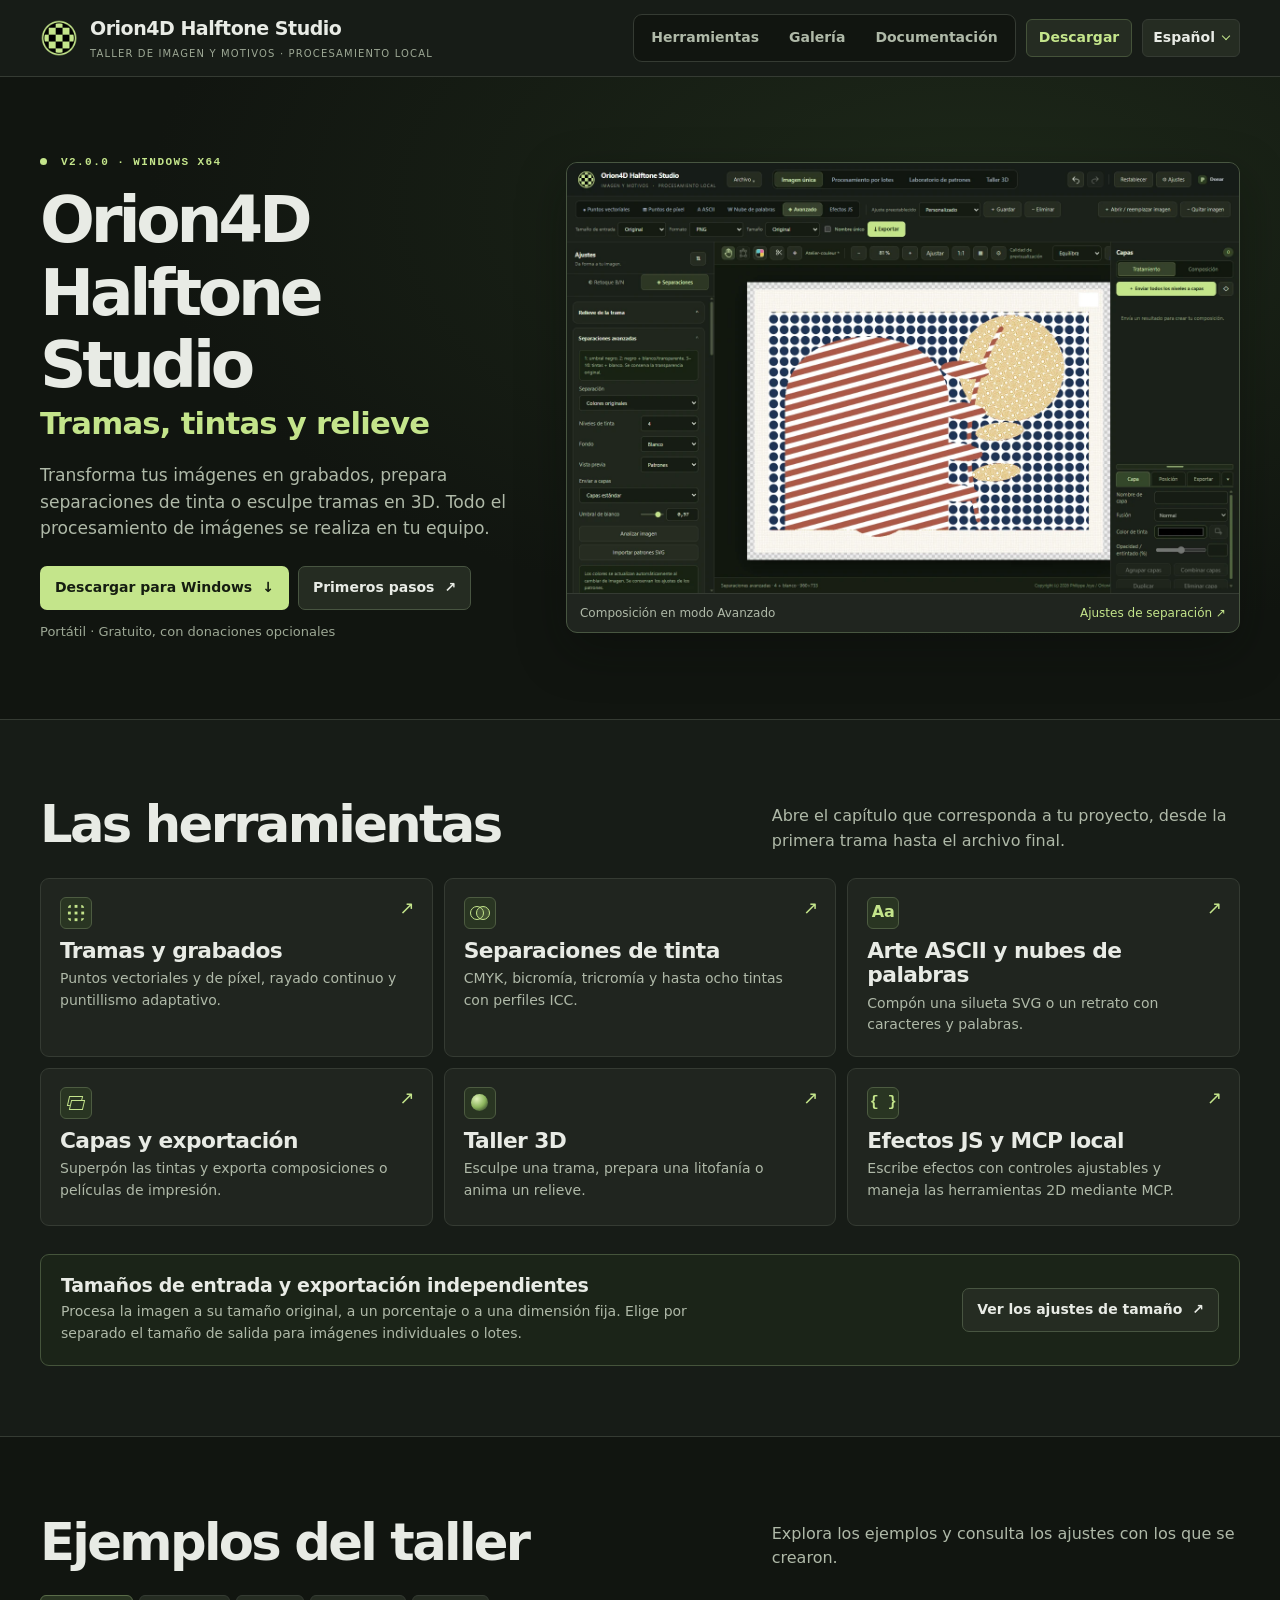
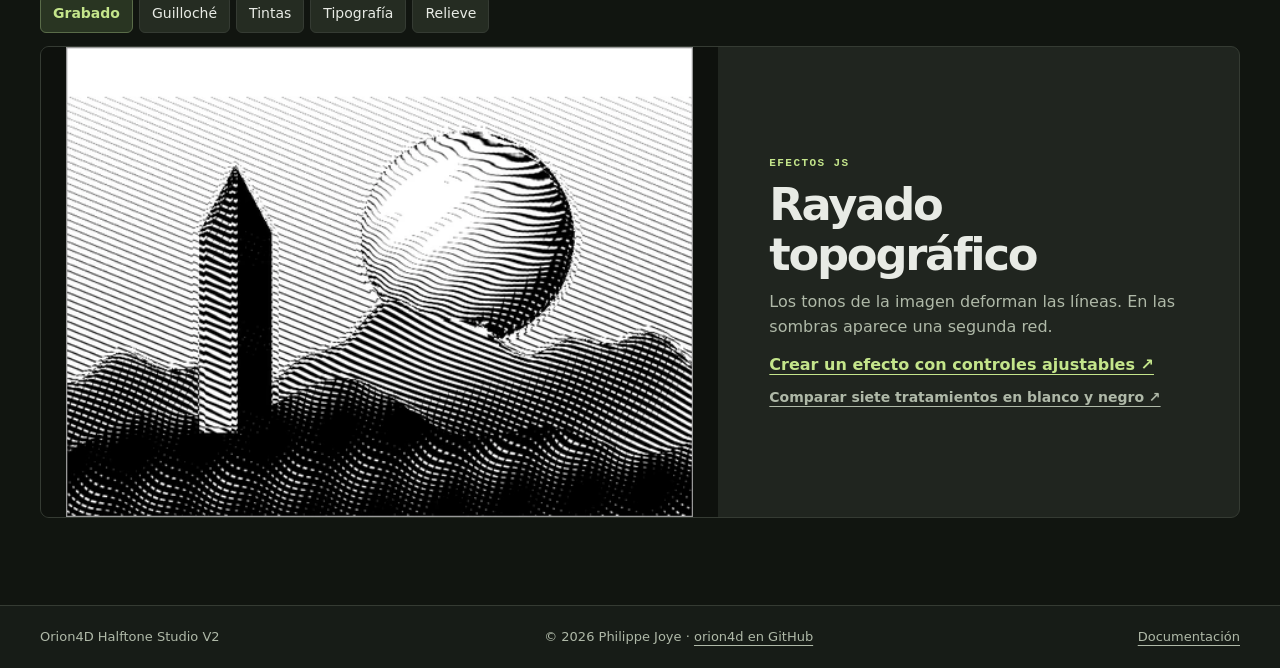
<file: docs/es/index.html>
<!doctype html>
<html lang="es">
<head>
  <meta charset="utf-8">
  <meta name="viewport" content="width=device-width, initial-scale=1">
  <meta name="description" content="Orion4D Halftone Studio V2 crea tramas, separaciones de tinta y relieves 3D. Aplicación portátil para Windows x64 con procesamiento local.">
  <meta name="theme-color" content="#171c17">
  <!-- alternates:start -->
  <link rel="alternate" hreflang="fr" href="../index.html">
  <link rel="alternate" hreflang="en" href="../en/index.html">
  <link rel="alternate" hreflang="de" href="../de/index.html">
  <link rel="alternate" hreflang="it" href="../it/index.html">
  <link rel="alternate" hreflang="es" href="index.html">
  <link rel="alternate" hreflang="x-default" href="../index.html">
  <!-- alternates:end -->
  <title>Orion4D Halftone Studio V2 — Tramas, tintas y relieve</title>
  <link rel="icon" href="../assets/orion.png">
  <link rel="stylesheet" href="../assets/site.css">
  <script src="../assets/site.js" defer></script>
</head>
<body class="home">
  <a class="skip" href="#contenu">Ir al contenido</a>
  <header class="site-head">
    <div class="wrap head-inner">
      <a class="brand" href="index.html" aria-label="Orion4D Halftone Studio, inicio">
        <img src="../assets/orion.png" width="38" height="38" alt="">
        <span>Orion4D Halftone Studio <small>Taller de imagen y motivos · Procesamiento local</small></span>
      </a>
      <nav class="site-nav" aria-label="Navegación principal">
        <div class="nav-tabs">
          <a href="#outils">Herramientas</a>
          <a href="#galerie">Galería</a>
          <a href="documentation.html">Documentación</a>
        </div>
        <a class="nav-download" href="https://github.com/orion4d/Orion4D_Halftone_Studio/releases">Descargar</a>
        <!-- languages:start -->
        <details class="language-picker">
          <summary aria-label="Idioma · Español">Español</summary>
          <ul>
            <li><a href="../index.html" lang="fr" hreflang="fr">Français</a></li>
            <li><a href="../en/index.html" lang="en" hreflang="en">English</a></li>
            <li><a href="../de/index.html" lang="de" hreflang="de">Deutsch</a></li>
            <li><a href="../it/index.html" lang="it" hreflang="it">Italiano</a></li>
            <li><a href="index.html" lang="es" hreflang="es" aria-current="page">Español</a></li>
          </ul>
        </details>
        <!-- languages:end -->
      </nav>
    </div>
  </header>
  <main id="contenu">
    <section class="hero">
      <div class="wrap hero-grid">
        <div class="hero-copy">
          <p class="kicker"><span class="status-dot" aria-hidden="true"></span> V2.0.0 · WINDOWS X64</p>
          <h1>Orion4D <span>Halftone Studio</span></h1>
          <p class="hero-subtitle">Tramas, tintas y relieve</p>
          <p class="hero-lead">Transforma tus imágenes en grabados, prepara separaciones de tinta o esculpe tramas en 3D. Todo el procesamiento de imágenes se realiza en tu equipo.</p>
          <div class="hero-actions">
            <a class="button button-lime" href="https://github.com/orion4d/Orion4D_Halftone_Studio/releases">Descargar para Windows <span aria-hidden="true">↓</span></a>
            <a class="button button-ghost" href="documentation.html#installation">Primeros pasos <span aria-hidden="true">↗</span></a>
          </div>
          <p class="hero-meta">Portátil · Gratuito, con donaciones opcionales</p>
        </div>
        <figure class="hero-proof">
          <img src="../assets/interface-es.webp" width="1440" height="920" alt="Interfaz de Orion4D Halftone Studio V2. Una ilustración tramada en ocre, terracota y azul noche ocupa el lienzo entre los ajustes y las capas." fetchpriority="high">
          <figcaption><span data-label>Composición en modo Avanzado</span> <a href="documentation.html#impression">Ajustes de separación <span aria-hidden="true">↗</span></a></figcaption>
        </figure>
      </div>
    </section>
    <section class="tool-section" id="outils" aria-labelledby="outils-titre">
      <div class="wrap">
        <div class="section-intro">
          <h2 id="outils-titre">Las herramientas</h2>
          <p>Abre el capítulo que corresponda a tu proyecto, desde la primera trama hasta el archivo final.</p>
        </div>
        <div class="tool-grid">
          <a class="tool-card" href="documentation.html#trames"><span class="tool-icon dots" aria-hidden="true"></span><h3>Tramas y grabados</h3><p>Puntos vectoriales y de píxel, rayado continuo y puntillismo adaptativo.</p><span class="card-arrow" aria-hidden="true">↗</span></a>
          <a class="tool-card" href="documentation.html#impression"><span class="tool-icon inks" aria-hidden="true"></span><h3>Separaciones de tinta</h3><p>CMYK, bicromía, tricromía y hasta ocho tintas con perfiles ICC.</p><span class="card-arrow" aria-hidden="true">↗</span></a>
          <a class="tool-card" href="documentation.html#typographie"><span class="tool-icon letters" aria-hidden="true">Aa</span><h3>Arte ASCII y nubes de palabras</h3><p>Compón una silueta SVG o un retrato con caracteres y palabras.</p><span class="card-arrow" aria-hidden="true">↗</span></a>
          <a class="tool-card" href="documentation.html#composition"><span class="tool-icon layers" aria-hidden="true"></span><h3>Capas y exportación</h3><p>Superpón las tintas y exporta composiciones o películas de impresión.</p><span class="card-arrow" aria-hidden="true">↗</span></a>
          <a class="tool-card" href="documentation.html#relief"><span class="tool-icon relief" aria-hidden="true"></span><h3>Taller 3D</h3><p>Esculpe una trama, prepara una litofanía o anima un relieve.</p><span class="card-arrow" aria-hidden="true">↗</span></a>
          <a class="tool-card" href="documentation.html#javascript"><span class="tool-icon terminal" aria-hidden="true">{ }</span><h3>Efectos JS y MCP local</h3><p>Escribe efectos con controles ajustables y maneja las herramientas 2D mediante MCP.</p><span class="card-arrow" aria-hidden="true">↗</span></a>
        </div>
      </div>
    </section>
    <section class="release-section" aria-labelledby="taille-titre">
      <div class="wrap">
        <div class="release-note">
          <div>
            <h2 id="taille-titre">Tamaños de entrada y exportación independientes</h2>
            <p>Procesa la imagen a su tamaño original, a un porcentaje o a una dimensión fija. Elige por separado el tamaño de salida para imágenes individuales o lotes.</p>
          </div>
          <a class="button button-ghost" href="documentation.html#dimensions">Ver los ajustes de tamaño <span aria-hidden="true">↗</span></a>
        </div>
      </div>
    </section>
    <section id="galerie" class="gallery" aria-labelledby="galerie-titre">
      <div class="wrap">
        <div class="section-intro gallery-intro">
          <h2 id="galerie-titre">Ejemplos del taller</h2>
          <p>Explora los ejemplos y consulta los ajustes con los que se crearon.</p>
        </div>
        <div class="gallery-switch" role="group" aria-label="Elegir un ejemplo" hidden>
          <button type="button" data-gallery="gravure" aria-pressed="true">Grabado</button>
          <button type="button" data-gallery="guilloche" aria-pressed="false">Guilloché</button>
          <button type="button" data-gallery="encres" aria-pressed="false">Tintas</button>
          <button type="button" data-gallery="mots" aria-pressed="false">Tipografía</button>
          <button type="button" data-gallery="volume" aria-pressed="false">Relieve</button>
        </div>
        <div class="gallery-panels">
          <figure class="gallery-proof" data-proof="gravure">
            <img src="../assets/hachures.webp" width="504" height="378" alt="Trama negra con líneas que se curvan alrededor de una esfera y las crestas de un paisaje" loading="lazy">
            <figcaption><p class="kicker">EFECTOS JS</p><h3>Rayado topográfico</h3><p>Los tonos de la imagen deforman las líneas. En las sombras aparece una segunda red.</p><a class="text-link" href="documentation.html#javascript">Crear un efecto con controles ajustables ↗</a><a class="text-link quiet" href="../assets/planche-nb.webp">Comparar siete tratamientos en blanco y negro ↗</a></figcaption>
          </figure>
          <figure class="gallery-proof" data-proof="guilloche">
            <img src="../assets/guilloche.webp" width="504" height="378" alt="Paisaje monocromático tramado con líneas onduladas que se cruzan en las sombras" loading="lazy">
            <figcaption><p class="kicker">TRAMA RETRO</p><h3>Guilloché de seguridad</h3><p>Las líneas onduladas se cruzan a medida que los tonos se oscurecen.</p><a class="text-link" href="documentation.html#trames">Explorar los motores de trama ↗</a></figcaption>
          </figure>
          <figure class="gallery-proof" data-proof="encres">
            <img src="../assets/separations.webp" width="831" height="645" alt="Composición geométrica tramada con varias tintas, un círculo color salmón y puntos azul noche" loading="lazy">
            <figcaption><p class="kicker">SEPARACIONES</p><h3>Un motivo por tinta</h3><p>Una imagen combina varias tramas. En el modo Avanzado puedes ajustar el motivo, el color y la cobertura de cada una.</p><a class="text-link" href="documentation.html#impression">Preparar una separación ↗</a></figcaption>
          </figure>
          <figure class="gallery-proof" data-proof="mots">
            <img src="../assets/typographie.webp" width="1000" height="1000" alt="Silueta de un gato formada por palabras de distintos tamaños" loading="lazy">
            <figcaption><p class="kicker">NUBE DE PALABRAS</p><h3>Una silueta hecha de palabras</h3><p>La máscara de la imagen determina la posición. El tamaño, la rotación y el color de las palabras dibujan la silueta.</p><a class="text-link" href="documentation.html#typographie">Crear una nube de palabras ↗</a></figcaption>
          </figure>
          <figure class="gallery-proof" data-proof="volume">
            <img src="../assets/relief.webp" width="1024" height="768" alt="Trama de puntos dorados iluminada sobre una superficie clara" loading="lazy">
            <figcaption><p class="kicker">TALLER 3D</p><h3>Dorado simulado</h3><p>En el taller 3D puedes ajustar el material, la iluminación y el encuadre de una trama.</p><a class="text-link" href="documentation.html#relief">Iluminar una trama en relieve ↗</a></figcaption>
          </figure>
        </div>
      </div>
    </section>
  </main>
  <footer class="site-foot"><div class="wrap foot-inner"><span>Orion4D Halftone Studio V2</span><span>© 2026 Philippe Joye · <a href="https://github.com/orion4d">orion4d en GitHub</a></span><a href="documentation.html">Documentación</a></div></footer>
</body>
</html>
</file>
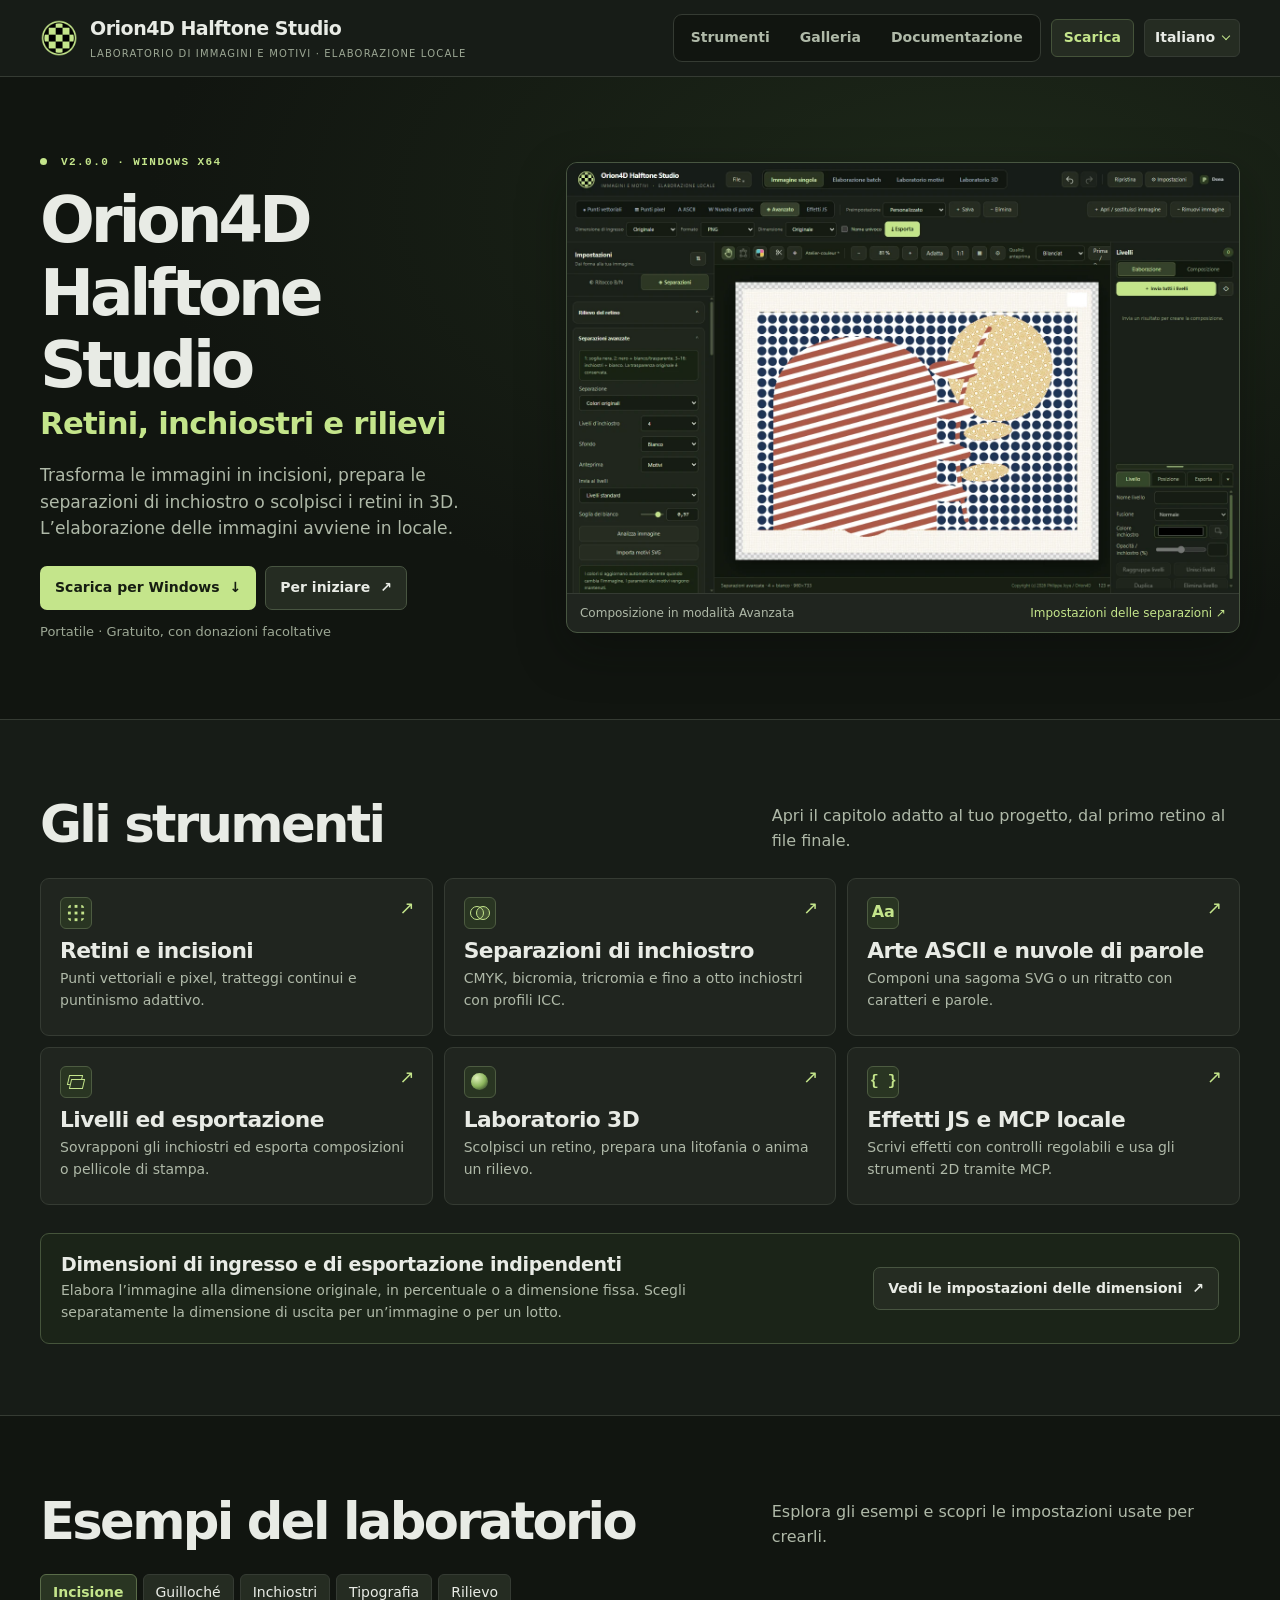
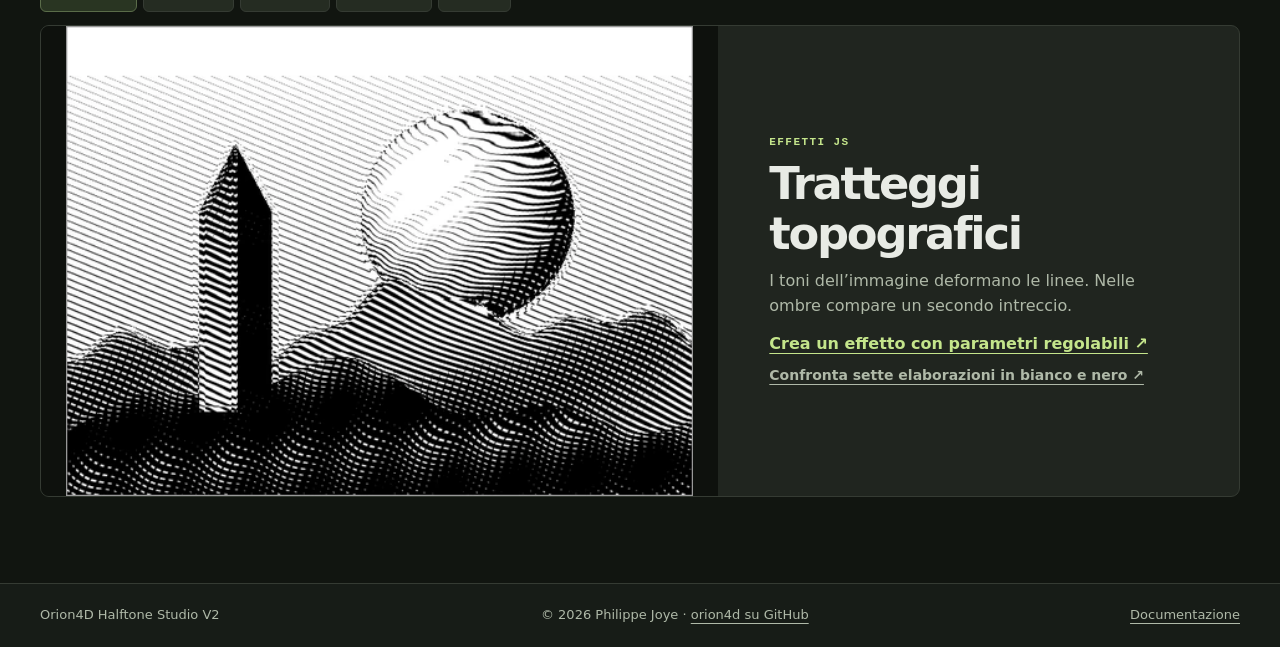
<file: docs/it/index.html>
<!doctype html>
<html lang="it">
<head>
  <meta charset="utf-8">
  <meta name="viewport" content="width=device-width, initial-scale=1">
  <meta name="description" content="Orion4D Halftone Studio V2 crea retini, separazioni di inchiostro e rilievi 3D. Applicazione portatile per Windows x64 con elaborazione locale.">
  <meta name="theme-color" content="#171c17">
  <!-- alternates:start -->
  <link rel="alternate" hreflang="fr" href="../index.html">
  <link rel="alternate" hreflang="en" href="../en/index.html">
  <link rel="alternate" hreflang="de" href="../de/index.html">
  <link rel="alternate" hreflang="it" href="index.html">
  <link rel="alternate" hreflang="es" href="../es/index.html">
  <link rel="alternate" hreflang="x-default" href="../index.html">
  <!-- alternates:end -->
  <title>Orion4D Halftone Studio V2 — Retini, inchiostri e rilievi</title>
  <link rel="icon" href="../assets/orion.png">
  <link rel="stylesheet" href="../assets/site.css">
  <script src="../assets/site.js" defer></script>
</head>
<body class="home">
  <a class="skip" href="#contenu">Vai al contenuto</a>
  <header class="site-head">
    <div class="wrap head-inner">
      <a class="brand" href="index.html" aria-label="Orion4D Halftone Studio, pagina iniziale">
        <img src="../assets/orion.png" width="38" height="38" alt="">
        <span>Orion4D Halftone Studio <small>Laboratorio di immagini e motivi · Elaborazione locale</small></span>
      </a>
      <nav class="site-nav" aria-label="Navigazione principale">
        <div class="nav-tabs">
          <a href="#outils">Strumenti</a>
          <a href="#galerie">Galleria</a>
          <a href="documentation.html">Documentazione</a>
        </div>
        <a class="nav-download" href="https://github.com/orion4d/Orion4D_Halftone_Studio/releases">Scarica</a>
        <!-- languages:start -->
        <details class="language-picker">
          <summary aria-label="Lingua · Italiano">Italiano</summary>
          <ul>
            <li><a href="../index.html" lang="fr" hreflang="fr">Français</a></li>
            <li><a href="../en/index.html" lang="en" hreflang="en">English</a></li>
            <li><a href="../de/index.html" lang="de" hreflang="de">Deutsch</a></li>
            <li><a href="index.html" lang="it" hreflang="it" aria-current="page">Italiano</a></li>
            <li><a href="../es/index.html" lang="es" hreflang="es">Español</a></li>
          </ul>
        </details>
        <!-- languages:end -->
      </nav>
    </div>
  </header>
  <main id="contenu">
    <section class="hero">
      <div class="wrap hero-grid">
        <div class="hero-copy">
          <p class="kicker"><span class="status-dot" aria-hidden="true"></span> V2.0.0 · WINDOWS X64</p>
          <h1>Orion4D <span>Halftone Studio</span></h1>
          <p class="hero-subtitle">Retini, inchiostri e rilievi</p>
          <p class="hero-lead">Trasforma le immagini in incisioni, prepara le separazioni di inchiostro o scolpisci i retini in 3D. L’elaborazione delle immagini avviene in locale.</p>
          <div class="hero-actions">
            <a class="button button-lime" href="https://github.com/orion4d/Orion4D_Halftone_Studio/releases">Scarica per Windows <span aria-hidden="true">↓</span></a>
            <a class="button button-ghost" href="documentation.html#installation">Per iniziare <span aria-hidden="true">↗</span></a>
          </div>
          <p class="hero-meta">Portatile · Gratuito, con donazioni facoltative</p>
        </div>
        <figure class="hero-proof">
          <img src="../assets/interface-it.webp" width="1440" height="920" alt="Interfaccia di Orion4D Halftone Studio V2. Un’illustrazione retinata in ocra, terracotta e blu notte occupa la tela tra le impostazioni e i livelli." fetchpriority="high">
          <figcaption><span data-label>Composizione in modalità Avanzata</span> <a href="documentation.html#impression">Impostazioni delle separazioni <span aria-hidden="true">↗</span></a></figcaption>
        </figure>
      </div>
    </section>
    <section class="tool-section" id="outils" aria-labelledby="outils-titre">
      <div class="wrap">
        <div class="section-intro">
          <h2 id="outils-titre">Gli strumenti</h2>
          <p>Apri il capitolo adatto al tuo progetto, dal primo retino al file finale.</p>
        </div>
        <div class="tool-grid">
          <a class="tool-card" href="documentation.html#trames"><span class="tool-icon dots" aria-hidden="true"></span><h3>Retini e incisioni</h3><p>Punti vettoriali e pixel, tratteggi continui e puntinismo adattivo.</p><span class="card-arrow" aria-hidden="true">↗</span></a>
          <a class="tool-card" href="documentation.html#impression"><span class="tool-icon inks" aria-hidden="true"></span><h3>Separazioni di inchiostro</h3><p>CMYK, bicromia, tricromia e fino a otto inchiostri con profili ICC.</p><span class="card-arrow" aria-hidden="true">↗</span></a>
          <a class="tool-card" href="documentation.html#typographie"><span class="tool-icon letters" aria-hidden="true">Aa</span><h3>Arte ASCII e nuvole di parole</h3><p>Componi una sagoma SVG o un ritratto con caratteri e parole.</p><span class="card-arrow" aria-hidden="true">↗</span></a>
          <a class="tool-card" href="documentation.html#composition"><span class="tool-icon layers" aria-hidden="true"></span><h3>Livelli ed esportazione</h3><p>Sovrapponi gli inchiostri ed esporta composizioni o pellicole di stampa.</p><span class="card-arrow" aria-hidden="true">↗</span></a>
          <a class="tool-card" href="documentation.html#relief"><span class="tool-icon relief" aria-hidden="true"></span><h3>Laboratorio 3D</h3><p>Scolpisci un retino, prepara una litofania o anima un rilievo.</p><span class="card-arrow" aria-hidden="true">↗</span></a>
          <a class="tool-card" href="documentation.html#javascript"><span class="tool-icon terminal" aria-hidden="true">{ }</span><h3>Effetti JS e MCP locale</h3><p>Scrivi effetti con controlli regolabili e usa gli strumenti 2D tramite MCP.</p><span class="card-arrow" aria-hidden="true">↗</span></a>
        </div>
      </div>
    </section>
    <section class="release-section" aria-labelledby="taille-titre">
      <div class="wrap">
        <div class="release-note">
          <div>
            <h2 id="taille-titre">Dimensioni di ingresso e di esportazione indipendenti</h2>
            <p>Elabora l’immagine alla dimensione originale, in percentuale o a dimensione fissa. Scegli separatamente la dimensione di uscita per un’immagine o per un lotto.</p>
          </div>
          <a class="button button-ghost" href="documentation.html#dimensions">Vedi le impostazioni delle dimensioni <span aria-hidden="true">↗</span></a>
        </div>
      </div>
    </section>
    <section id="galerie" class="gallery" aria-labelledby="galerie-titre">
      <div class="wrap">
        <div class="section-intro gallery-intro">
          <h2 id="galerie-titre">Esempi del laboratorio</h2>
          <p>Esplora gli esempi e scopri le impostazioni usate per crearli.</p>
        </div>
        <div class="gallery-switch" role="group" aria-label="Scegli un esempio" hidden>
          <button type="button" data-gallery="gravure" aria-pressed="true">Incisione</button>
          <button type="button" data-gallery="guilloche" aria-pressed="false">Guilloché</button>
          <button type="button" data-gallery="encres" aria-pressed="false">Inchiostri</button>
          <button type="button" data-gallery="mots" aria-pressed="false">Tipografia</button>
          <button type="button" data-gallery="volume" aria-pressed="false">Rilievo</button>
        </div>
        <div class="gallery-panels">
          <figure class="gallery-proof" data-proof="gravure">
            <img src="../assets/hachures.webp" width="504" height="378" alt="Retino nero con tratteggi che seguono una sfera e le creste di un paesaggio" loading="lazy">
            <figcaption><p class="kicker">EFFETTI JS</p><h3>Tratteggi topografici</h3><p>I toni dell’immagine deformano le linee. Nelle ombre compare un secondo intreccio.</p><a class="text-link" href="documentation.html#javascript">Crea un effetto con parametri regolabili ↗</a><a class="text-link quiet" href="../assets/planche-nb.webp">Confronta sette elaborazioni in bianco e nero ↗</a></figcaption>
          </figure>
          <figure class="gallery-proof" data-proof="guilloche">
            <img src="../assets/guilloche.webp" width="504" height="378" alt="Paesaggio monocromatico retinato con linee ondulate che si incrociano nelle ombre" loading="lazy">
            <figcaption><p class="kicker">RETINO RÉTRO</p><h3>Guilloché di sicurezza</h3><p>Le linee ondulate si incrociano man mano che i toni si scuriscono.</p><a class="text-link" href="documentation.html#trames">Esplora i motori di retinatura ↗</a></figcaption>
          </figure>
          <figure class="gallery-proof" data-proof="encres">
            <img src="../assets/separations.webp" width="831" height="645" alt="Composizione geometrica retinata con più inchiostri, un cerchio color salmone e punti blu notte" loading="lazy">
            <figcaption><p class="kicker">SEPARAZIONI</p><h3>Un motivo per ogni inchiostro</h3><p>Una singola immagine combina retini diversi. In modalità Avanzata puoi regolare il motivo, il colore e la copertura di ogni retino.</p><a class="text-link" href="documentation.html#impression">Prepara una separazione ↗</a></figcaption>
          </figure>
          <figure class="gallery-proof" data-proof="mots">
            <img src="../assets/typographie.webp" width="1000" height="1000" alt="Sagoma di un gatto composta da parole di dimensioni diverse" loading="lazy">
            <figcaption><p class="kicker">NUVOLA DI PAROLE</p><h3>Una sagoma fatta di parole</h3><p>La maschera dell’immagine determina la posizione. Dimensioni, rotazione e colori delle parole disegnano la sagoma.</p><a class="text-link" href="documentation.html#typographie">Componi una nuvola di parole ↗</a></figcaption>
          </figure>
          <figure class="gallery-proof" data-proof="volume">
            <img src="../assets/relief.webp" width="1024" height="768" alt="Retino di punti dorati illuminati su un supporto chiaro" loading="lazy">
            <figcaption><p class="kicker">LABORATORIO 3D</p><h3>Doratura simulata</h3><p>Nel laboratorio 3D puoi regolare il materiale, l’illuminazione e l’inquadratura del retino.</p><a class="text-link" href="documentation.html#relief">Illumina un retino in rilievo ↗</a></figcaption>
          </figure>
        </div>
      </div>
    </section>
  </main>
  <footer class="site-foot"><div class="wrap foot-inner"><span>Orion4D Halftone Studio V2</span><span>© 2026 Philippe Joye · <a href="https://github.com/orion4d">orion4d su GitHub</a></span><a href="documentation.html">Documentazione</a></div></footer>
</body>
</html>
</file>
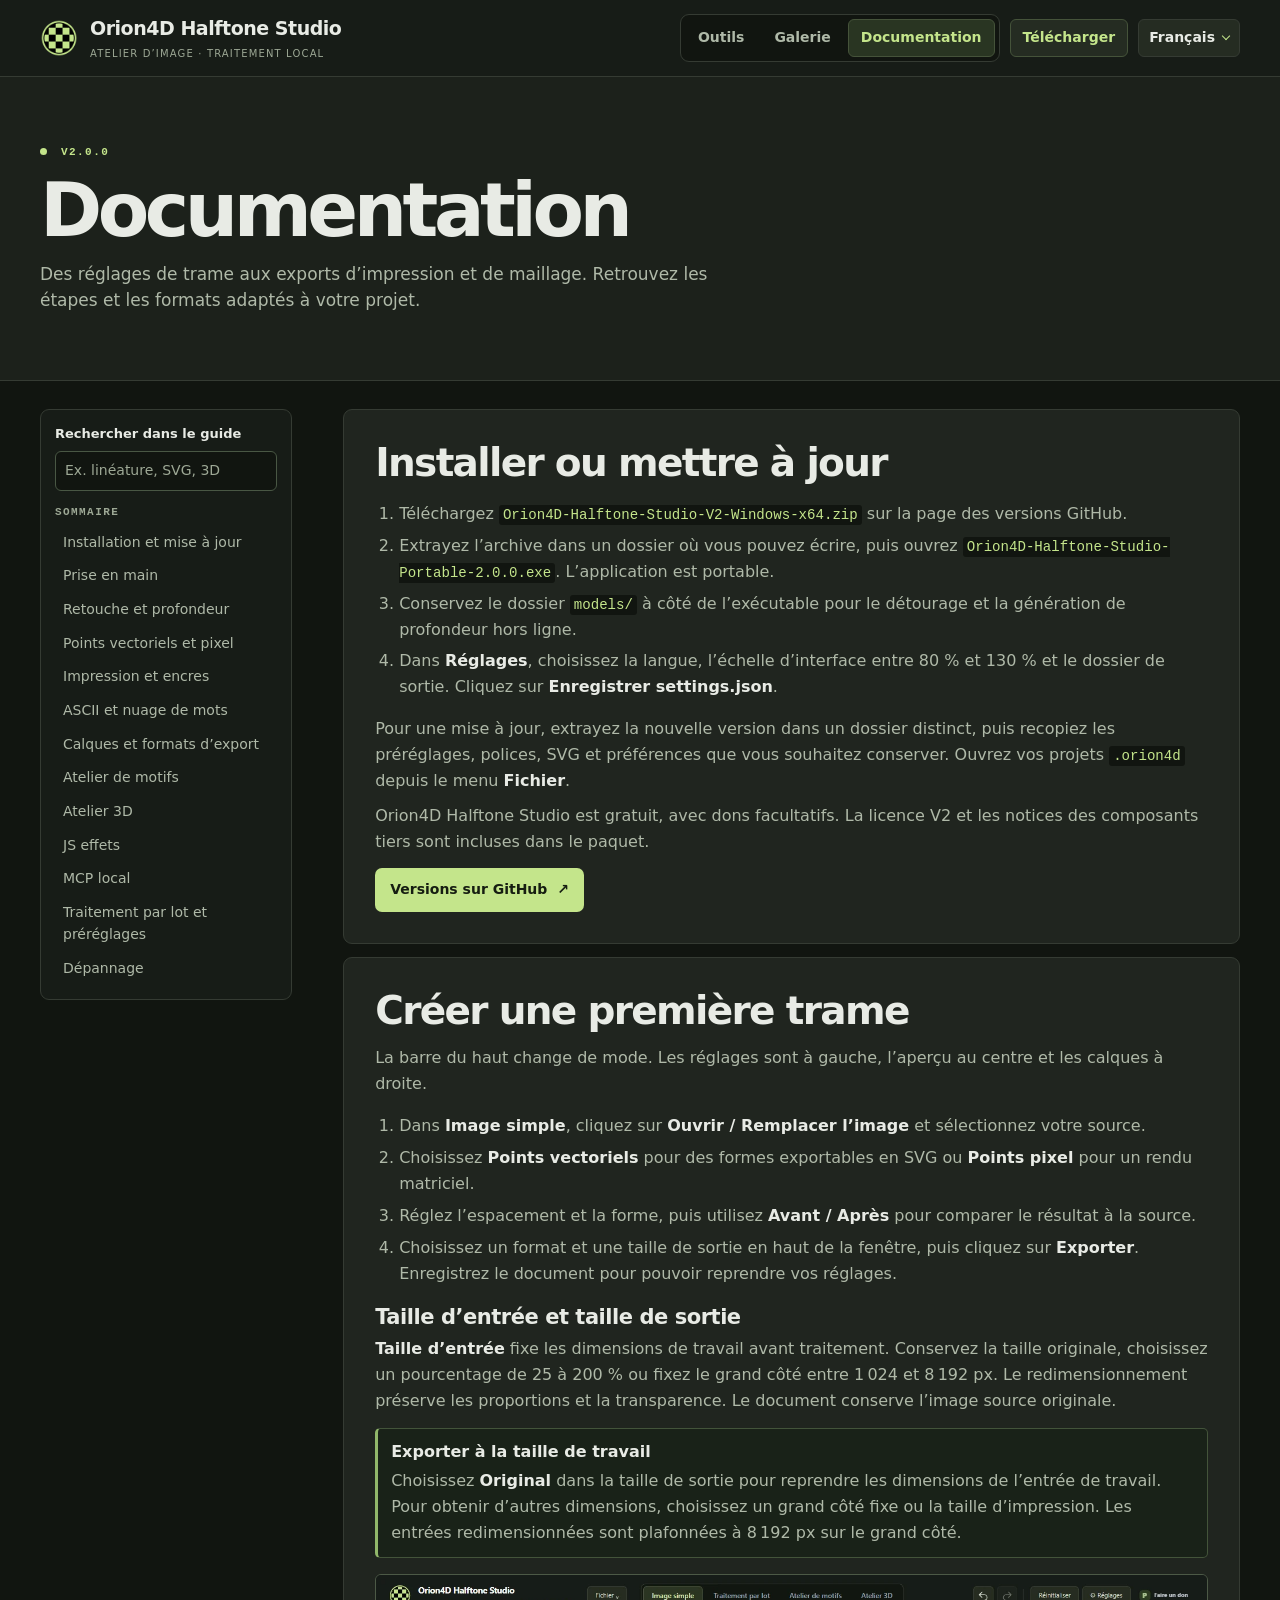
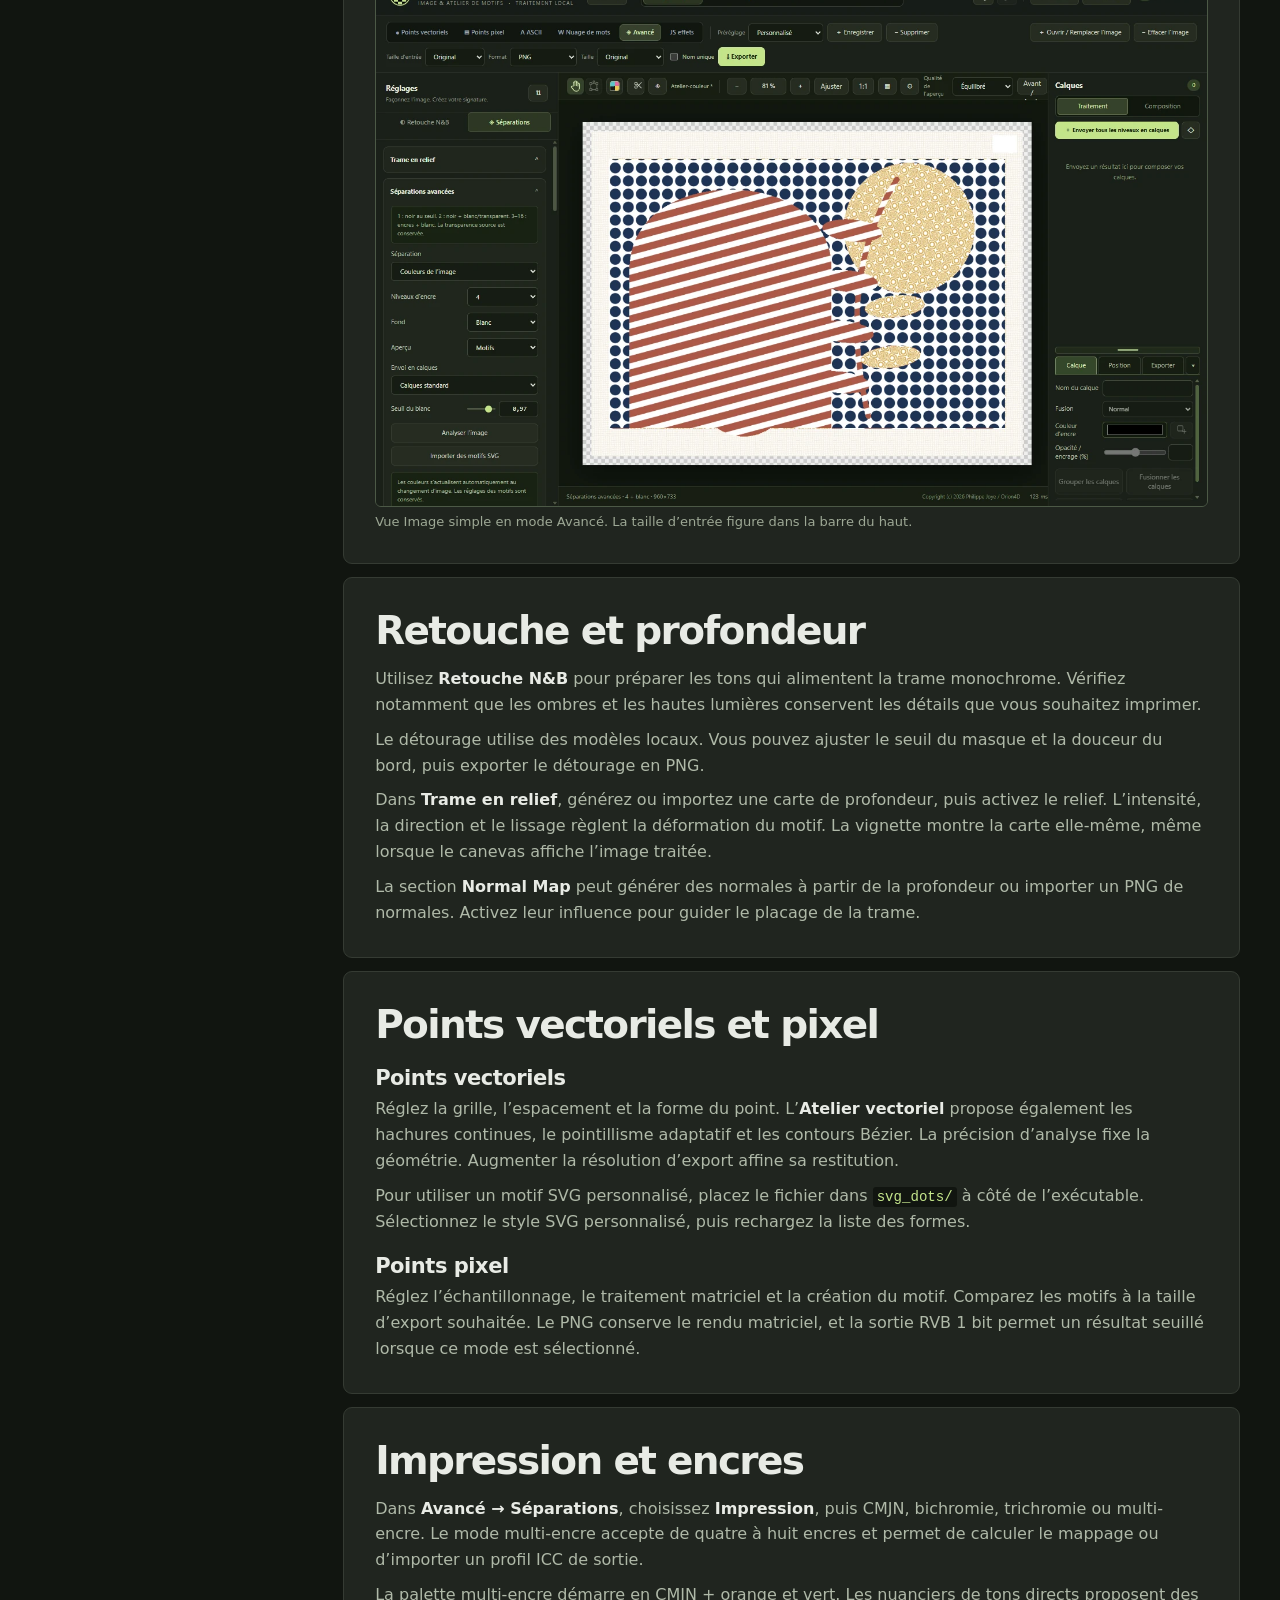
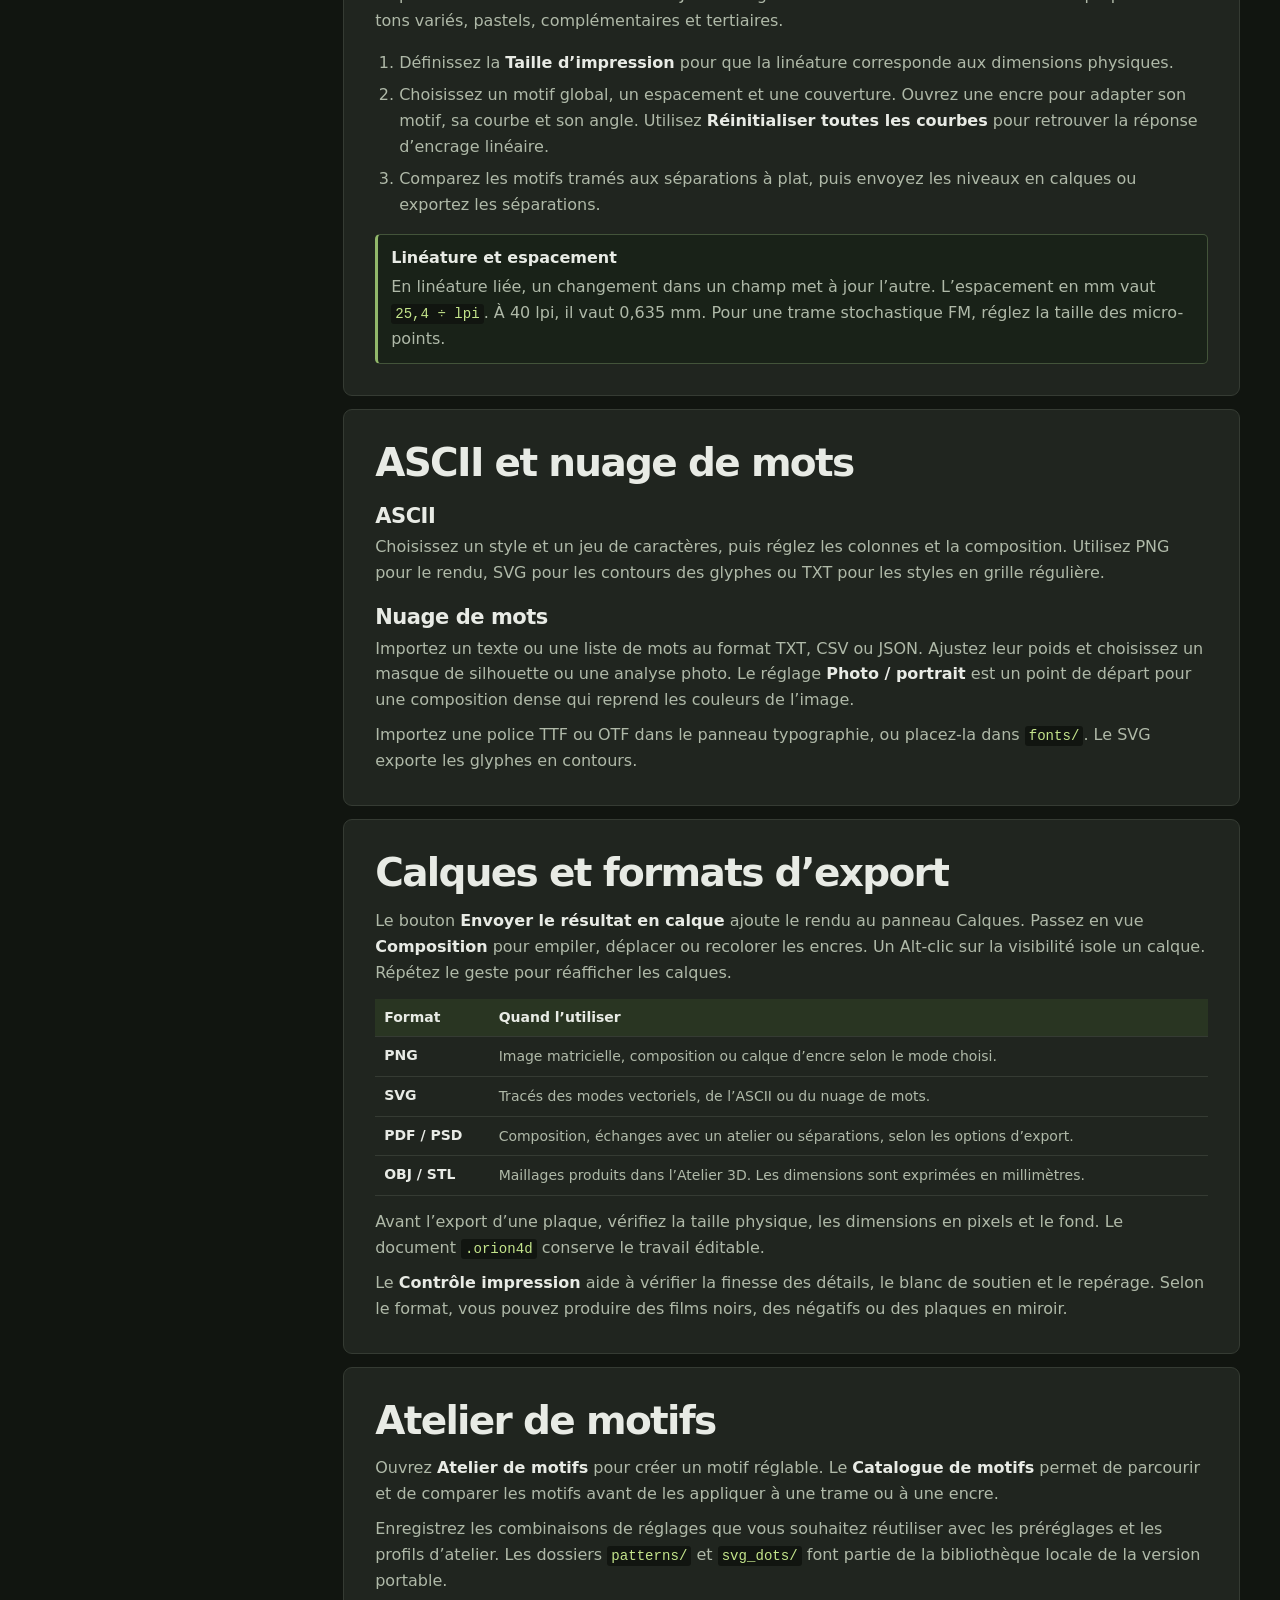
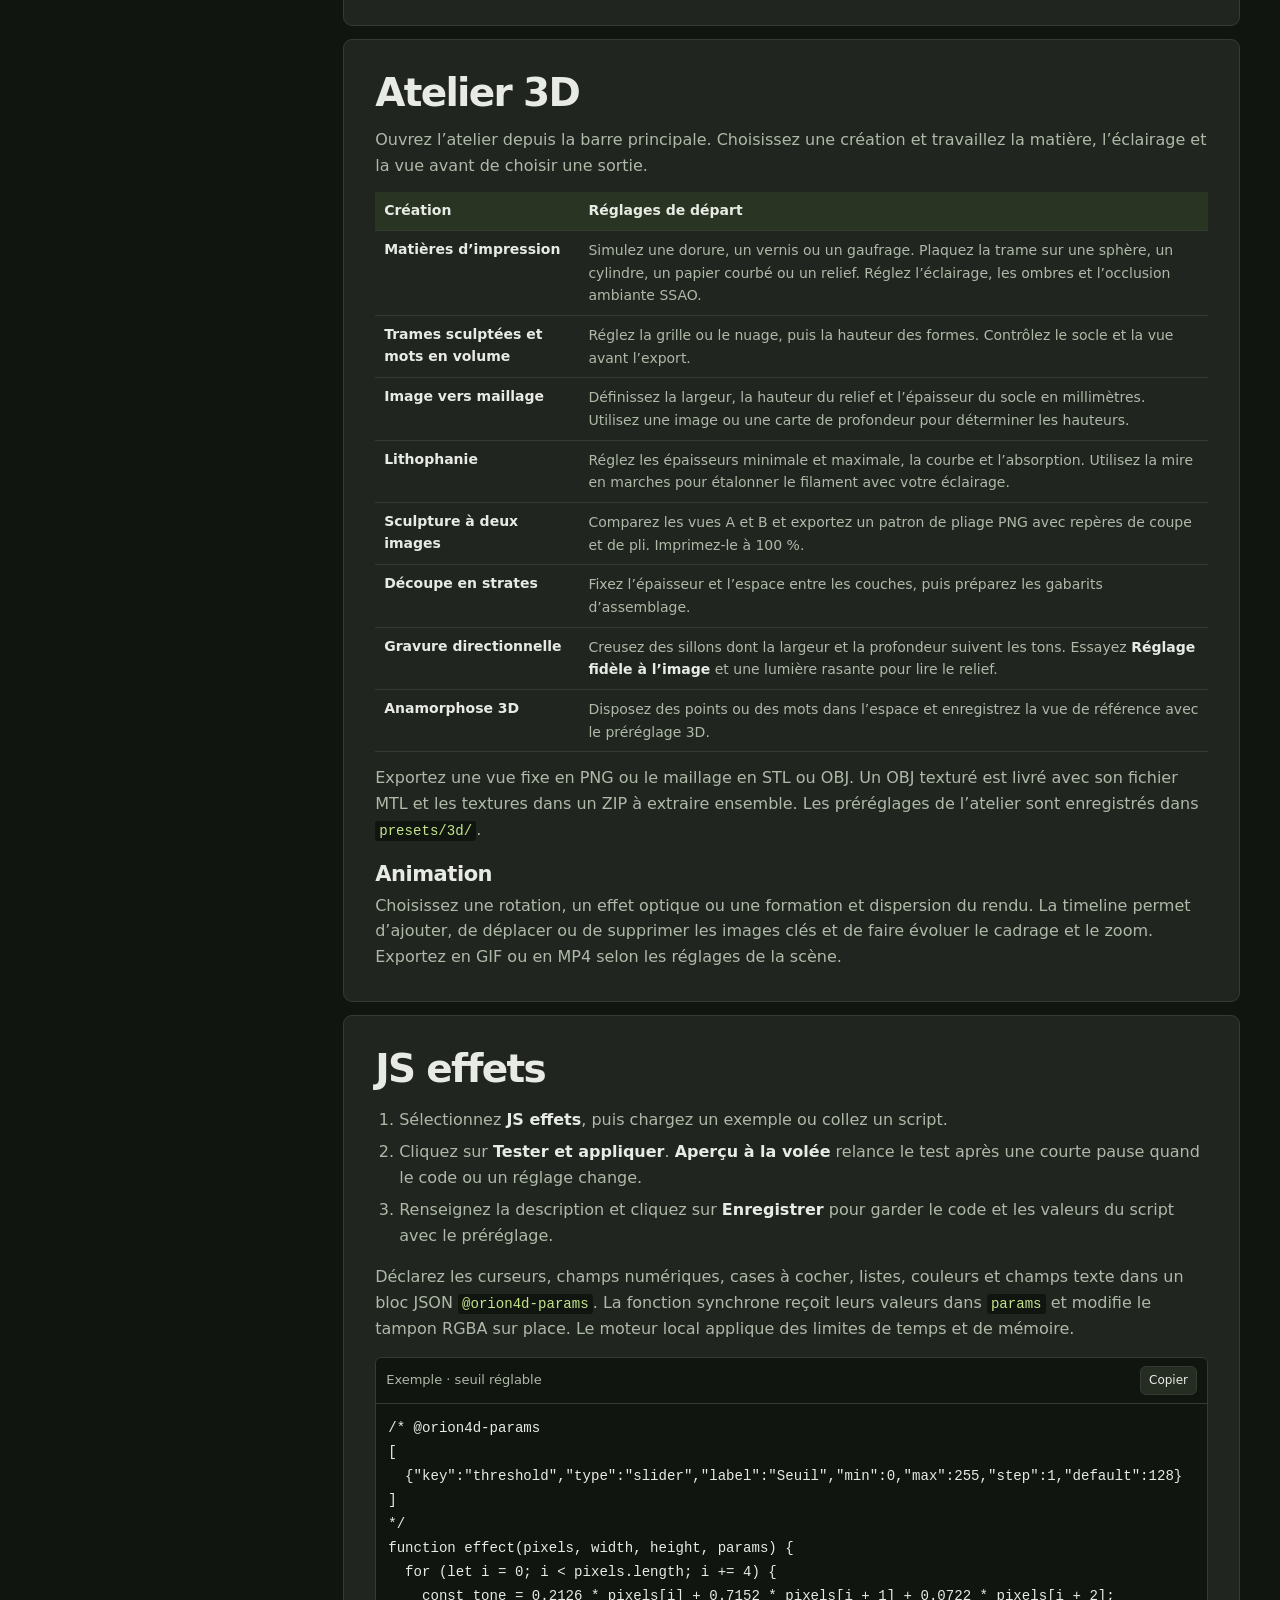
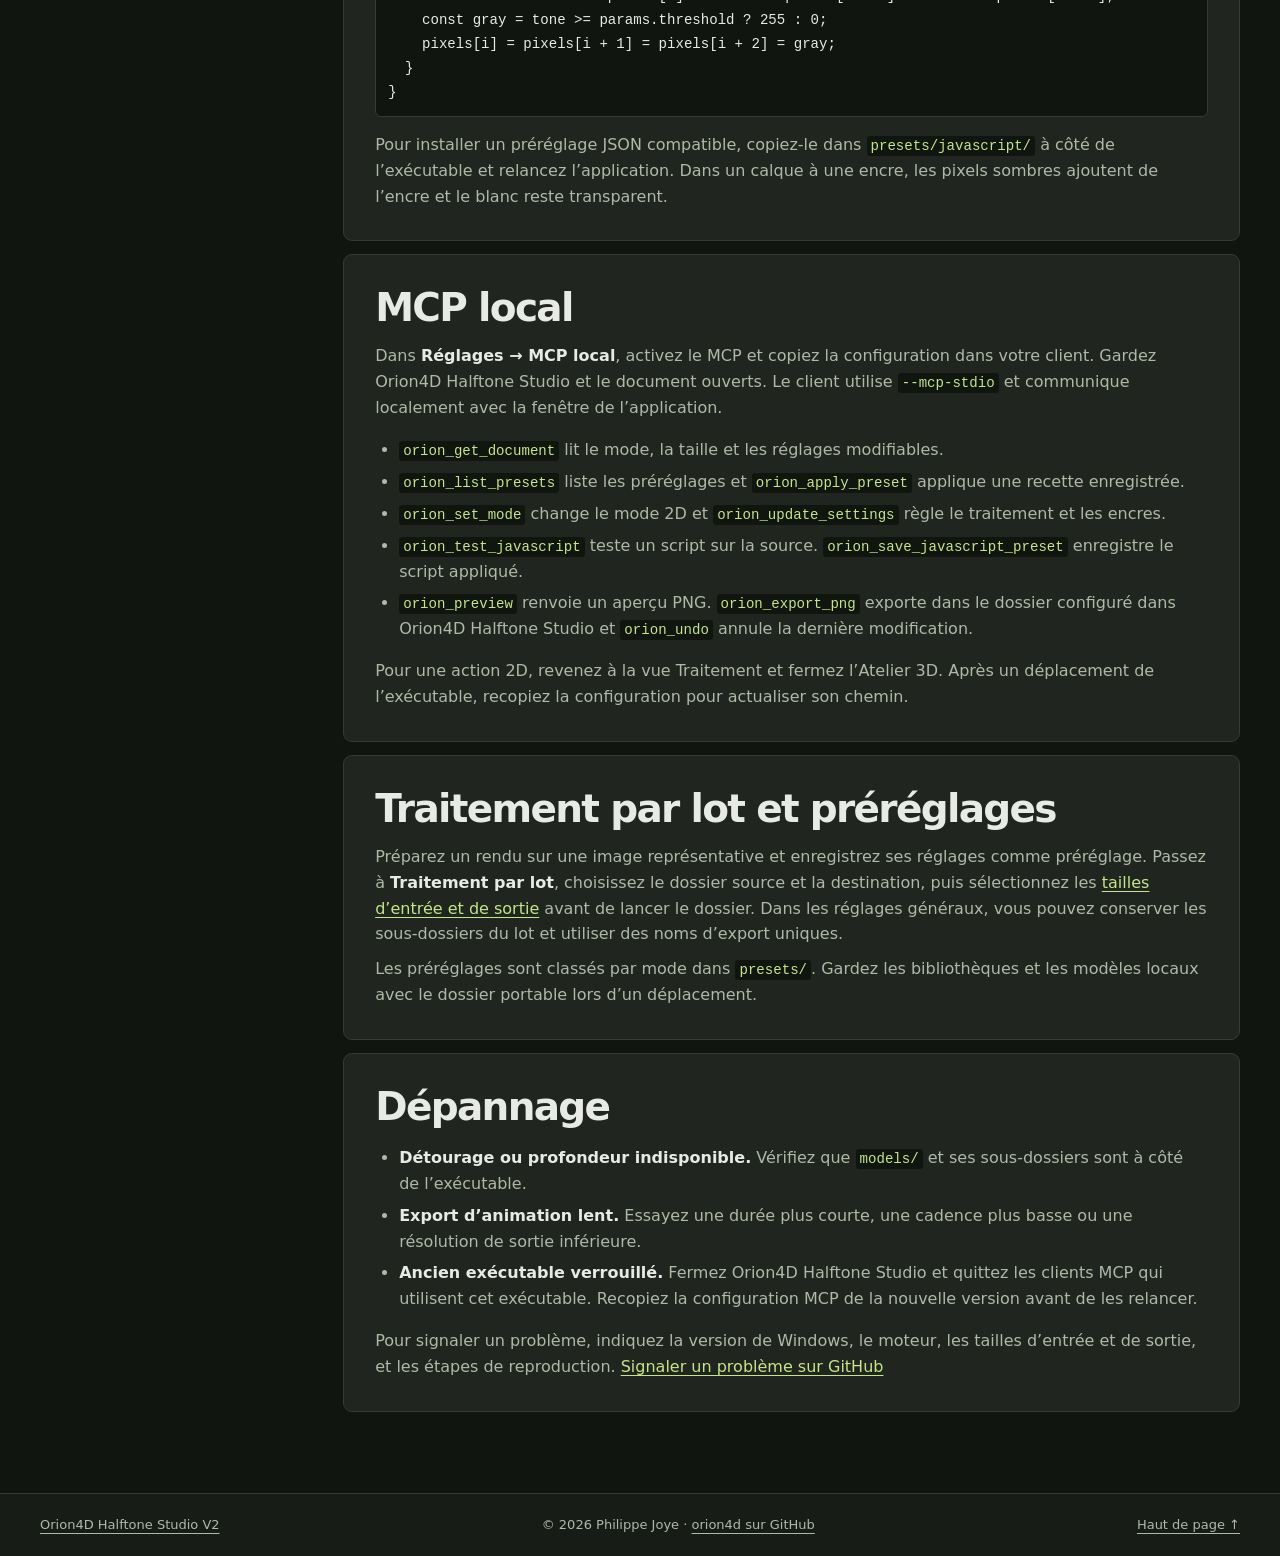
<file: docs/documentation.html>
<!doctype html>
<html lang="fr">
<head>
  <meta charset="utf-8">
  <meta name="viewport" content="width=device-width, initial-scale=1">
  <meta name="description" content="Guide d’Orion4D Halftone Studio V2. Installez l’application et découvrez les trames, les séparations, les effets JavaScript, le MCP et l’atelier 3D.">
  <meta name="theme-color" content="#171c17">
  <!-- alternates:start -->
  <link rel="alternate" hreflang="fr" href="documentation.html">
  <link rel="alternate" hreflang="en" href="en/documentation.html">
  <link rel="alternate" hreflang="de" href="de/documentation.html">
  <link rel="alternate" hreflang="it" href="it/documentation.html">
  <link rel="alternate" hreflang="es" href="es/documentation.html">
  <link rel="alternate" hreflang="x-default" href="documentation.html">
  <!-- alternates:end -->
  <title>Documentation — Orion4D Halftone Studio V2</title>
  <link rel="icon" href="assets/orion.png">
  <link rel="stylesheet" href="assets/site.css">
  <script src="assets/site.js" defer></script>
</head>
<body class="docs">
  <a class="skip" href="#contenu">Aller au contenu</a>
  <header class="site-head">
    <div class="wrap head-inner">
      <a class="brand" href="index.html" aria-label="Orion4D Halftone Studio, accueil"><img src="assets/orion.png" width="38" height="38" alt=""><span>Orion4D Halftone Studio <small>Atelier d’image · Traitement local</small></span></a>
      <nav class="site-nav" aria-label="Navigation principale">
        <div class="nav-tabs">
          <a href="index.html#outils">Outils</a>
          <a href="index.html#galerie">Galerie</a>
          <a href="documentation.html" aria-current="page">Documentation</a>
        </div>
        <a class="nav-download" href="https://github.com/orion4d/Orion4D_Halftone_Studio/releases">Télécharger</a>
        <!-- languages:start -->
        <details class="language-picker">
          <summary aria-label="Langue · Français">Français</summary>
          <ul>
            <li><a href="documentation.html" lang="fr" hreflang="fr" aria-current="page">Français</a></li>
            <li><a href="en/documentation.html" lang="en" hreflang="en">English</a></li>
            <li><a href="de/documentation.html" lang="de" hreflang="de">Deutsch</a></li>
            <li><a href="it/documentation.html" lang="it" hreflang="it">Italiano</a></li>
            <li><a href="es/documentation.html" lang="es" hreflang="es">Español</a></li>
          </ul>
        </details>
        <!-- languages:end -->
      </nav>
    </div>
  </header>
  <main id="contenu">
    <div class="docs-hero">
      <div class="wrap">
        <p class="kicker"><span class="status-dot" aria-hidden="true"></span> V2.0.0</p>
        <h1>Documentation</h1>
        <p>Des réglages de trame aux exports d’impression et de maillage. Retrouvez les étapes et les formats adaptés à votre projet.</p>
      </div>
    </div>
    <div class="wrap docs-layout">
      <aside class="docs-aside">
        <div class="docs-search" hidden>
          <label for="doc-search">Rechercher dans le guide</label>
          <input type="search" id="doc-search" placeholder="Ex. linéature, SVG, 3D" autocomplete="off">
          <p class="search-status" id="doc-status" role="status" data-one="{count} chapitre trouvé" data-many="{count} chapitres trouvés"></p>
        </div>
        <nav aria-label="Sommaire de la documentation" class="docs-nav">
          <p class="kicker">SOMMAIRE</p>
          <a href="#installation">Installation et mise à jour</a>
          <a href="#demarrer">Prise en main</a>
          <a href="#retouche">Retouche et profondeur</a>
          <a href="#trames">Points vectoriels et pixel</a>
          <a href="#impression">Impression et encres</a>
          <a href="#typographie">ASCII et nuage de mots</a>
          <a href="#composition">Calques et formats d’export</a>
          <a href="#motifs">Atelier de motifs</a>
          <a href="#relief">Atelier 3D</a>
          <a href="#javascript">JS effets</a>
          <a href="#mcp">MCP local</a>
          <a href="#lot">Traitement par lot et préréglages</a>
          <a href="#depannage">Dépannage</a>
        </nav>
      </aside>
      <div class="docs-content">
        <p class="no-results" hidden>Aucun chapitre ne correspond à cette recherche. Essayez un terme comme « encre », « calque » ou « relief ».</p>
        <article class="topic" id="installation">
          <h2>Installer ou mettre à jour</h2>
          <ol>
            <li>Téléchargez <code>Orion4D-Halftone-Studio-V2-Windows-x64.zip</code> sur la page des versions GitHub.</li>
            <li>Extrayez l’archive dans un dossier où vous pouvez écrire, puis ouvrez <code>Orion4D-Halftone-Studio-Portable-2.0.0.exe</code>. L’application est portable.</li>
            <li>Conservez le dossier <code>models/</code> à côté de l’exécutable pour le détourage et la génération de profondeur hors ligne.</li>
            <li>Dans <strong>Réglages</strong>, choisissez la langue, l’échelle d’interface entre 80 % et 130 % et le dossier de sortie. Cliquez sur <strong>Enregistrer settings.json</strong>.</li>
          </ol>
          <p>Pour une mise à jour, extrayez la nouvelle version dans un dossier distinct, puis recopiez les préréglages, polices, SVG et préférences que vous souhaitez conserver. Ouvrez vos projets <code>.orion4d</code> depuis le menu <strong>Fichier</strong>.</p>
          <p>Orion4D Halftone Studio est gratuit, avec dons facultatifs. La licence V2 et les notices des composants tiers sont incluses dans le paquet.</p>
          <a class="button button-lime" href="https://github.com/orion4d/Orion4D_Halftone_Studio/releases">Versions sur GitHub <span aria-hidden="true">↗</span></a>
        </article>
        <article class="topic" id="demarrer">
          <h2>Créer une première trame</h2>
          <p>La barre du haut change de mode. Les réglages sont à gauche, l’aperçu au centre et les calques à droite.</p>
          <ol>
            <li>Dans <strong>Image simple</strong>, cliquez sur <strong>Ouvrir / Remplacer l’image</strong> et sélectionnez votre source.</li>
            <li>Choisissez <strong>Points vectoriels</strong> pour des formes exportables en SVG ou <strong>Points pixel</strong> pour un rendu matriciel.</li>
            <li>Réglez l’espacement et la forme, puis utilisez <strong>Avant / Après</strong> pour comparer le résultat à la source.</li>
            <li>Choisissez un format et une taille de sortie en haut de la fenêtre, puis cliquez sur <strong>Exporter</strong>. Enregistrez le document pour pouvoir reprendre vos réglages.</li>
          </ol>
          <h3 id="dimensions">Taille d’entrée et taille de sortie</h3>
          <p><strong>Taille d’entrée</strong> fixe les dimensions de travail avant traitement. Conservez la taille originale, choisissez un pourcentage de 25 à 200 % ou fixez le grand côté entre 1 024 et 8 192 px. Le redimensionnement préserve les proportions et la transparence. Le document conserve l’image source originale.</p>
          <div class="callout"><strong>Exporter à la taille de travail</strong><p>Choisissez <strong>Original</strong> dans la taille de sortie pour reprendre les dimensions de l’entrée de travail. Pour obtenir d’autres dimensions, choisissez un grand côté fixe ou la taille d’impression. Les entrées redimensionnées sont plafonnées à 8 192 px sur le grand côté.</p></div>
          <figure class="doc-figure"><img src="assets/interface.webp" width="1440" height="920" alt="Interface d’Orion4D Halftone Studio V2 avec les réglages de séparation à gauche, une composition tramée au centre et les calques à droite" loading="lazy"><figcaption>Vue Image simple en mode Avancé. La taille d’entrée figure dans la barre du haut.</figcaption></figure>
        </article>
        <article class="topic" id="retouche">
          <h2>Retouche et profondeur</h2>
          <p>Utilisez <strong>Retouche N&amp;B</strong> pour préparer les tons qui alimentent la trame monochrome. Vérifiez notamment que les ombres et les hautes lumières conservent les détails que vous souhaitez imprimer.</p>
          <p>Le détourage utilise des modèles locaux. Vous pouvez ajuster le seuil du masque et la douceur du bord, puis exporter le détourage en PNG.</p>
          <p>Dans <strong>Trame en relief</strong>, générez ou importez une carte de profondeur, puis activez le relief. L’intensité, la direction et le lissage règlent la déformation du motif. La vignette montre la carte elle-même, même lorsque le canevas affiche l’image traitée.</p>
          <p>La section <strong>Normal Map</strong> peut générer des normales à partir de la profondeur ou importer un PNG de normales. Activez leur influence pour guider le placage de la trame.</p>
        </article>
        <article class="topic" id="trames">
          <h2>Points vectoriels et pixel</h2>
          <h3>Points vectoriels</h3>
          <p>Réglez la grille, l’espacement et la forme du point. L’<strong>Atelier vectoriel</strong> propose également les hachures continues, le pointillisme adaptatif et les contours Bézier. La précision d’analyse fixe la géométrie. Augmenter la résolution d’export affine sa restitution.</p>
          <p>Pour utiliser un motif SVG personnalisé, placez le fichier dans <code>svg_dots/</code> à côté de l’exécutable. Sélectionnez le style SVG personnalisé, puis rechargez la liste des formes.</p>
          <h3>Points pixel</h3>
          <p>Réglez l’échantillonnage, le traitement matriciel et la création du motif. Comparez les motifs à la taille d’export souhaitée. Le PNG conserve le rendu matriciel, et la sortie RVB 1 bit permet un résultat seuillé lorsque ce mode est sélectionné.</p>
        </article>
        <article class="topic" id="impression">
          <h2>Impression et encres</h2>
          <p>Dans <strong>Avancé → Séparations</strong>, choisissez <strong>Impression</strong>, puis CMJN, bichromie, trichromie ou multi-encre. Le mode multi-encre accepte de quatre à huit encres et permet de calculer le mappage ou d’importer un profil ICC de sortie.</p>
          <p>La palette multi-encre démarre en CMJN + orange et vert. Les nuanciers de tons directs proposent des tons variés, pastels, complémentaires et tertiaires.</p>
          <ol>
            <li>Définissez la <strong>Taille d’impression</strong> pour que la linéature corresponde aux dimensions physiques.</li>
            <li>Choisissez un motif global, un espacement et une couverture. Ouvrez une encre pour adapter son motif, sa courbe et son angle. Utilisez <strong>Réinitialiser toutes les courbes</strong> pour retrouver la réponse d’encrage linéaire.</li>
            <li>Comparez les motifs tramés aux séparations à plat, puis envoyez les niveaux en calques ou exportez les séparations.</li>
          </ol>
          <div class="callout"><strong>Linéature et espacement</strong><p>En linéature liée, un changement dans un champ met à jour l’autre. L’espacement en mm vaut <code>25,4 ÷ lpi</code>. À 40 lpi, il vaut 0,635 mm. Pour une trame stochastique FM, réglez la taille des micro-points.</p></div>
        </article>
        <article class="topic" id="typographie">
          <h2>ASCII et nuage de mots</h2>
          <h3>ASCII</h3>
          <p>Choisissez un style et un jeu de caractères, puis réglez les colonnes et la composition. Utilisez PNG pour le rendu, SVG pour les contours des glyphes ou TXT pour les styles en grille régulière.</p>
          <h3>Nuage de mots</h3>
          <p>Importez un texte ou une liste de mots au format TXT, CSV ou JSON. Ajustez leur poids et choisissez un masque de silhouette ou une analyse photo. Le réglage <strong>Photo / portrait</strong> est un point de départ pour une composition dense qui reprend les couleurs de l’image.</p>
          <p>Importez une police TTF ou OTF dans le panneau typographie, ou placez-la dans <code>fonts/</code>. Le SVG exporte les glyphes en contours.</p>
        </article>
        <article class="topic" id="composition">
          <h2>Calques et formats d’export</h2>
          <p>Le bouton <strong>Envoyer le résultat en calque</strong> ajoute le rendu au panneau Calques. Passez en vue <strong>Composition</strong> pour empiler, déplacer ou recolorer les encres. Un Alt-clic sur la visibilité isole un calque. Répétez le geste pour réafficher les calques.</p>
          <div class="table-wrap"><table><thead><tr><th>Format</th><th>Quand l’utiliser</th></tr></thead><tbody>
            <tr><th scope="row">PNG</th><td>Image matricielle, composition ou calque d’encre selon le mode choisi.</td></tr>
            <tr><th scope="row">SVG</th><td>Tracés des modes vectoriels, de l’ASCII ou du nuage de mots.</td></tr>
            <tr><th scope="row">PDF / PSD</th><td>Composition, échanges avec un atelier ou séparations, selon les options d’export.</td></tr>
            <tr><th scope="row">OBJ / STL</th><td>Maillages produits dans l’Atelier 3D. Les dimensions sont exprimées en millimètres.</td></tr>
          </tbody></table></div>
          <p>Avant l’export d’une plaque, vérifiez la taille physique, les dimensions en pixels et le fond. Le document <code>.orion4d</code> conserve le travail éditable.</p>
          <p>Le <strong>Contrôle impression</strong> aide à vérifier la finesse des détails, le blanc de soutien et le repérage. Selon le format, vous pouvez produire des films noirs, des négatifs ou des plaques en miroir.</p>
        </article>
        <article class="topic" id="motifs">
          <h2>Atelier de motifs</h2>
          <p>Ouvrez <strong>Atelier de motifs</strong> pour créer un motif réglable. Le <strong>Catalogue de motifs</strong> permet de parcourir et de comparer les motifs avant de les appliquer à une trame ou à une encre.</p>
          <p>Enregistrez les combinaisons de réglages que vous souhaitez réutiliser avec les préréglages et les profils d’atelier. Les dossiers <code>patterns/</code> et <code>svg_dots/</code> font partie de la bibliothèque locale de la version portable.</p>
        </article>
        <article class="topic" id="relief">
          <h2>Atelier 3D</h2>
          <p>Ouvrez l’atelier depuis la barre principale. Choisissez une création et travaillez la matière, l’éclairage et la vue avant de choisir une sortie.</p>
          <div class="table-wrap"><table><thead><tr><th>Création</th><th>Réglages de départ</th></tr></thead><tbody>
            <tr><th scope="row">Matières d’impression</th><td>Simulez une dorure, un vernis ou un gaufrage. Plaquez la trame sur une sphère, un cylindre, un papier courbé ou un relief. Réglez l’éclairage, les ombres et l’occlusion ambiante SSAO.</td></tr>
            <tr><th scope="row">Trames sculptées et mots en volume</th><td>Réglez la grille ou le nuage, puis la hauteur des formes. Contrôlez le socle et la vue avant l’export.</td></tr>
            <tr><th scope="row">Image vers maillage</th><td>Définissez la largeur, la hauteur du relief et l’épaisseur du socle en millimètres. Utilisez une image ou une carte de profondeur pour déterminer les hauteurs.</td></tr>
            <tr><th scope="row">Lithophanie</th><td>Réglez les épaisseurs minimale et maximale, la courbe et l’absorption. Utilisez la mire en marches pour étalonner le filament avec votre éclairage.</td></tr>
            <tr><th scope="row">Sculpture à deux images</th><td>Comparez les vues A et B et exportez un patron de pliage PNG avec repères de coupe et de pli. Imprimez-le à 100 %.</td></tr>
            <tr><th scope="row">Découpe en strates</th><td>Fixez l’épaisseur et l’espace entre les couches, puis préparez les gabarits d’assemblage.</td></tr>
            <tr><th scope="row">Gravure directionnelle</th><td>Creusez des sillons dont la largeur et la profondeur suivent les tons. Essayez <strong>Réglage fidèle à l’image</strong> et une lumière rasante pour lire le relief.</td></tr>
            <tr><th scope="row">Anamorphose 3D</th><td>Disposez des points ou des mots dans l’espace et enregistrez la vue de référence avec le préréglage 3D.</td></tr>
          </tbody></table></div>
          <p>Exportez une vue fixe en PNG ou le maillage en STL ou OBJ. Un OBJ texturé est livré avec son fichier MTL et les textures dans un ZIP à extraire ensemble. Les préréglages de l’atelier sont enregistrés dans <code>presets/3d/</code>.</p>
          <h3>Animation</h3>
          <p>Choisissez une rotation, un effet optique ou une formation et dispersion du rendu. La timeline permet d’ajouter, de déplacer ou de supprimer les images clés et de faire évoluer le cadrage et le zoom. Exportez en GIF ou en MP4 selon les réglages de la scène.</p>
        </article>
        <article class="topic" id="javascript">
          <h2>JS effets</h2>
          <ol>
            <li>Sélectionnez <strong>JS effets</strong>, puis chargez un exemple ou collez un script.</li>
            <li>Cliquez sur <strong>Tester et appliquer</strong>. <strong>Aperçu à la volée</strong> relance le test après une courte pause quand le code ou un réglage change.</li>
            <li>Renseignez la description et cliquez sur <strong>Enregistrer</strong> pour garder le code et les valeurs du script avec le préréglage.</li>
          </ol>
          <p>Déclarez les curseurs, champs numériques, cases à cocher, listes, couleurs et champs texte dans un bloc JSON <code>@orion4d-params</code>. La fonction synchrone reçoit leurs valeurs dans <code>params</code> et modifie le tampon RGBA sur place. Le moteur local applique des limites de temps et de mémoire.</p>
          <div class="code-block">
            <div class="code-head"><span data-label>Exemple · seuil réglable</span><button type="button" data-copy="seuil-code" data-copied="Copié" data-selected="Texte sélectionné" hidden>Copier</button></div>
            <pre id="seuil-code"><code>/* @orion4d-params
[
  {"key":"threshold","type":"slider","label":"Seuil","min":0,"max":255,"step":1,"default":128}
]
*/
function effect(pixels, width, height, params) {
  for (let i = 0; i &lt; pixels.length; i += 4) {
    const tone = 0.2126 * pixels[i] + 0.7152 * pixels[i + 1] + 0.0722 * pixels[i + 2];
    const gray = tone &gt;= params.threshold ? 255 : 0;
    pixels[i] = pixels[i + 1] = pixels[i + 2] = gray;
  }
}</code></pre>
          </div>
          <p>Pour installer un préréglage JSON compatible, copiez-le dans <code>presets/javascript/</code> à côté de l’exécutable et relancez l’application. Dans un calque à une encre, les pixels sombres ajoutent de l’encre et le blanc reste transparent.</p>
        </article>
        <article class="topic" id="mcp">
          <h2>MCP local</h2>
          <p>Dans <strong>Réglages → MCP local</strong>, activez le MCP et copiez la configuration dans votre client. Gardez Orion4D Halftone Studio et le document ouverts. Le client utilise <code>--mcp-stdio</code> et communique localement avec la fenêtre de l’application.</p>
          <ul>
            <li><code>orion_get_document</code> lit le mode, la taille et les réglages modifiables.</li>
            <li><code>orion_list_presets</code> liste les préréglages et <code>orion_apply_preset</code> applique une recette enregistrée.</li>
            <li><code>orion_set_mode</code> change le mode 2D et <code>orion_update_settings</code> règle le traitement et les encres.</li>
            <li><code>orion_test_javascript</code> teste un script sur la source. <code>orion_save_javascript_preset</code> enregistre le script appliqué.</li>
            <li><code>orion_preview</code> renvoie un aperçu PNG. <code>orion_export_png</code> exporte dans le dossier configuré dans Orion4D Halftone Studio et <code>orion_undo</code> annule la dernière modification.</li>
          </ul>
          <p>Pour une action 2D, revenez à la vue Traitement et fermez l’Atelier 3D. Après un déplacement de l’exécutable, recopiez la configuration pour actualiser son chemin.</p>
        </article>
        <article class="topic" id="lot">
          <h2>Traitement par lot et préréglages</h2>
          <p>Préparez un rendu sur une image représentative et enregistrez ses réglages comme préréglage. Passez à <strong>Traitement par lot</strong>, choisissez le dossier source et la destination, puis sélectionnez les <a href="#dimensions">tailles d’entrée et de sortie</a> avant de lancer le dossier. Dans les réglages généraux, vous pouvez conserver les sous-dossiers du lot et utiliser des noms d’export uniques.</p>
          <p>Les préréglages sont classés par mode dans <code>presets/</code>. Gardez les bibliothèques et les modèles locaux avec le dossier portable lors d’un déplacement.</p>
        </article>
        <article class="topic" id="depannage">
          <h2>Dépannage</h2>
          <ul>
            <li><strong>Détourage ou profondeur indisponible.</strong> Vérifiez que <code>models/</code> et ses sous-dossiers sont à côté de l’exécutable.</li>
            <li><strong>Export d’animation lent.</strong> Essayez une durée plus courte, une cadence plus basse ou une résolution de sortie inférieure.</li>
            <li><strong>Ancien exécutable verrouillé.</strong> Fermez Orion4D Halftone Studio et quittez les clients MCP qui utilisent cet exécutable. Recopiez la configuration MCP de la nouvelle version avant de les relancer.</li>
          </ul>
          <p>Pour signaler un problème, indiquez la version de Windows, le moteur, les tailles d’entrée et de sortie, et les étapes de reproduction. <a href="https://github.com/orion4d/Orion4D_Halftone_Studio/issues">Signaler un problème sur GitHub</a></p>
        </article>
      </div>
    </div>
  </main>
  <footer class="site-foot"><div class="wrap foot-inner"><a href="index.html">Orion4D Halftone Studio V2</a><span>© 2026 Philippe Joye · <a href="https://github.com/orion4d">orion4d sur GitHub</a></span><a href="#contenu">Haut de page ↑</a></div></footer>
</body>
</html>
</file>
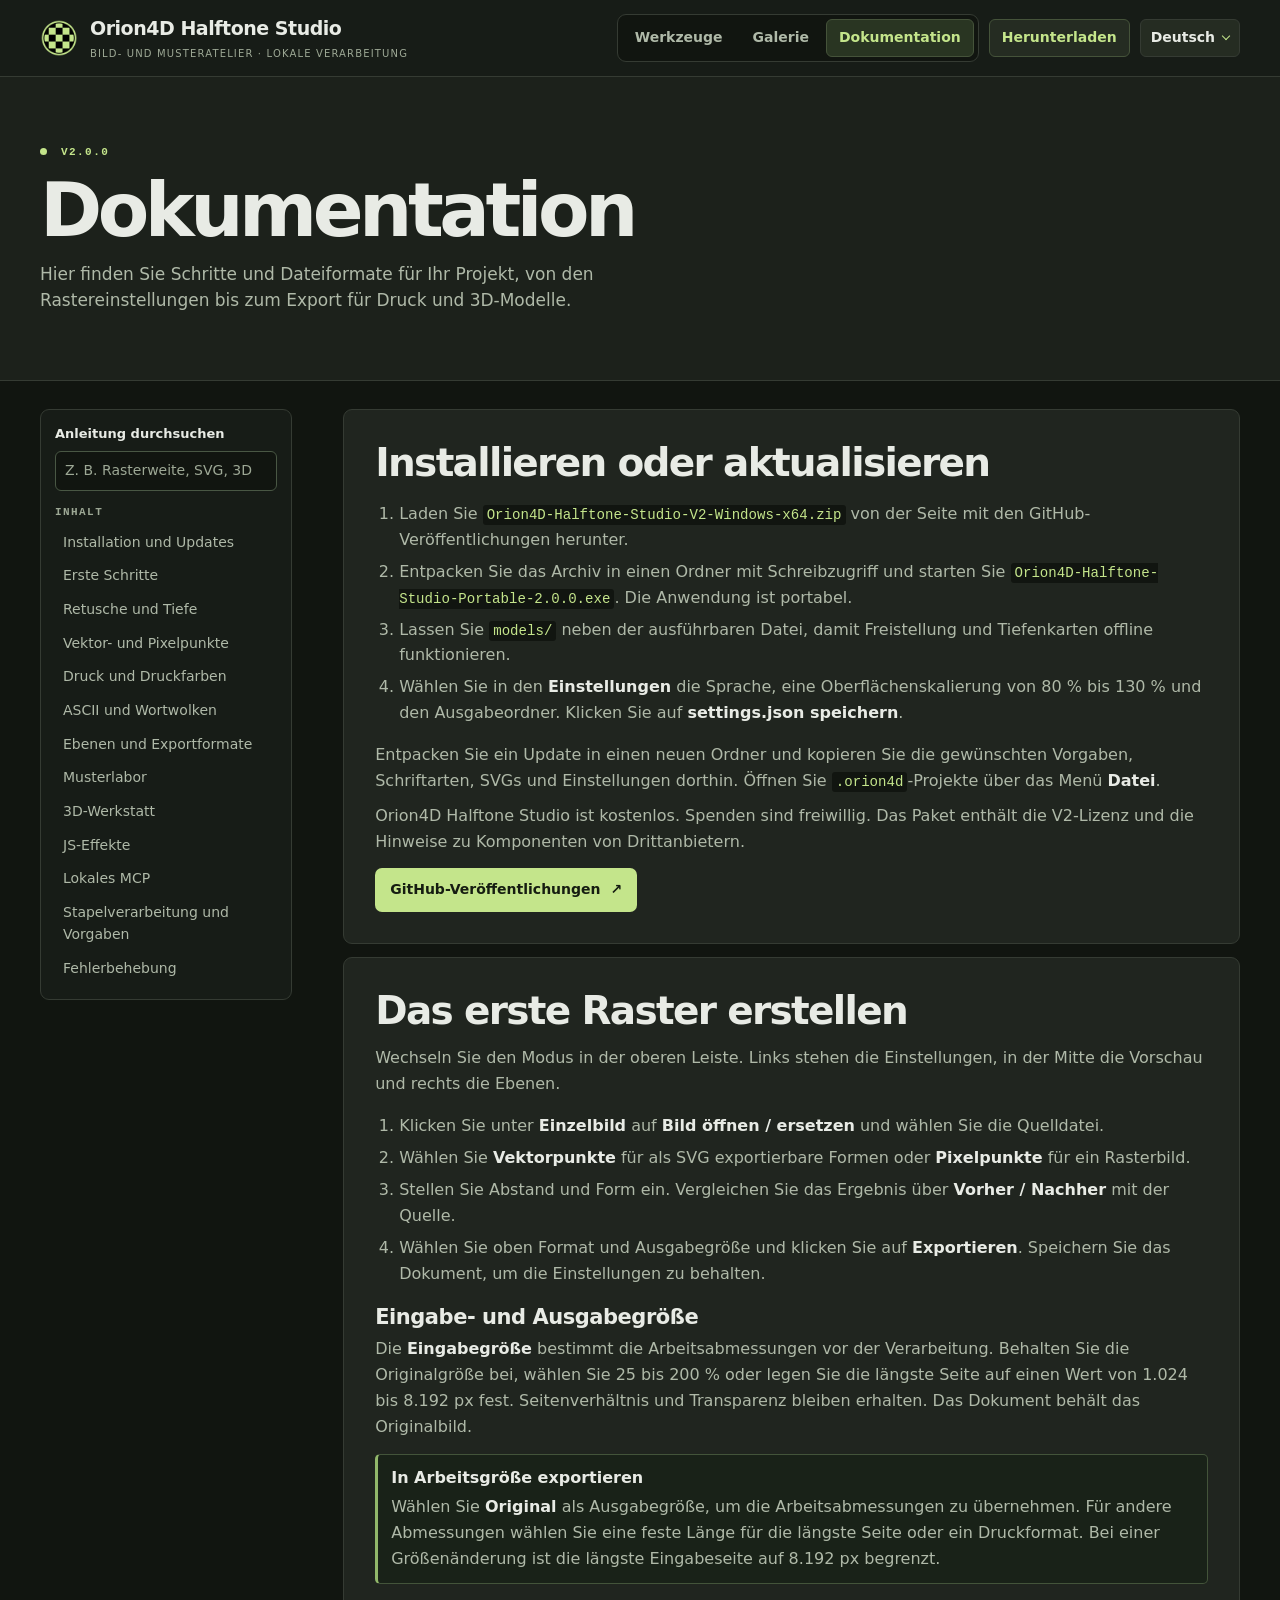
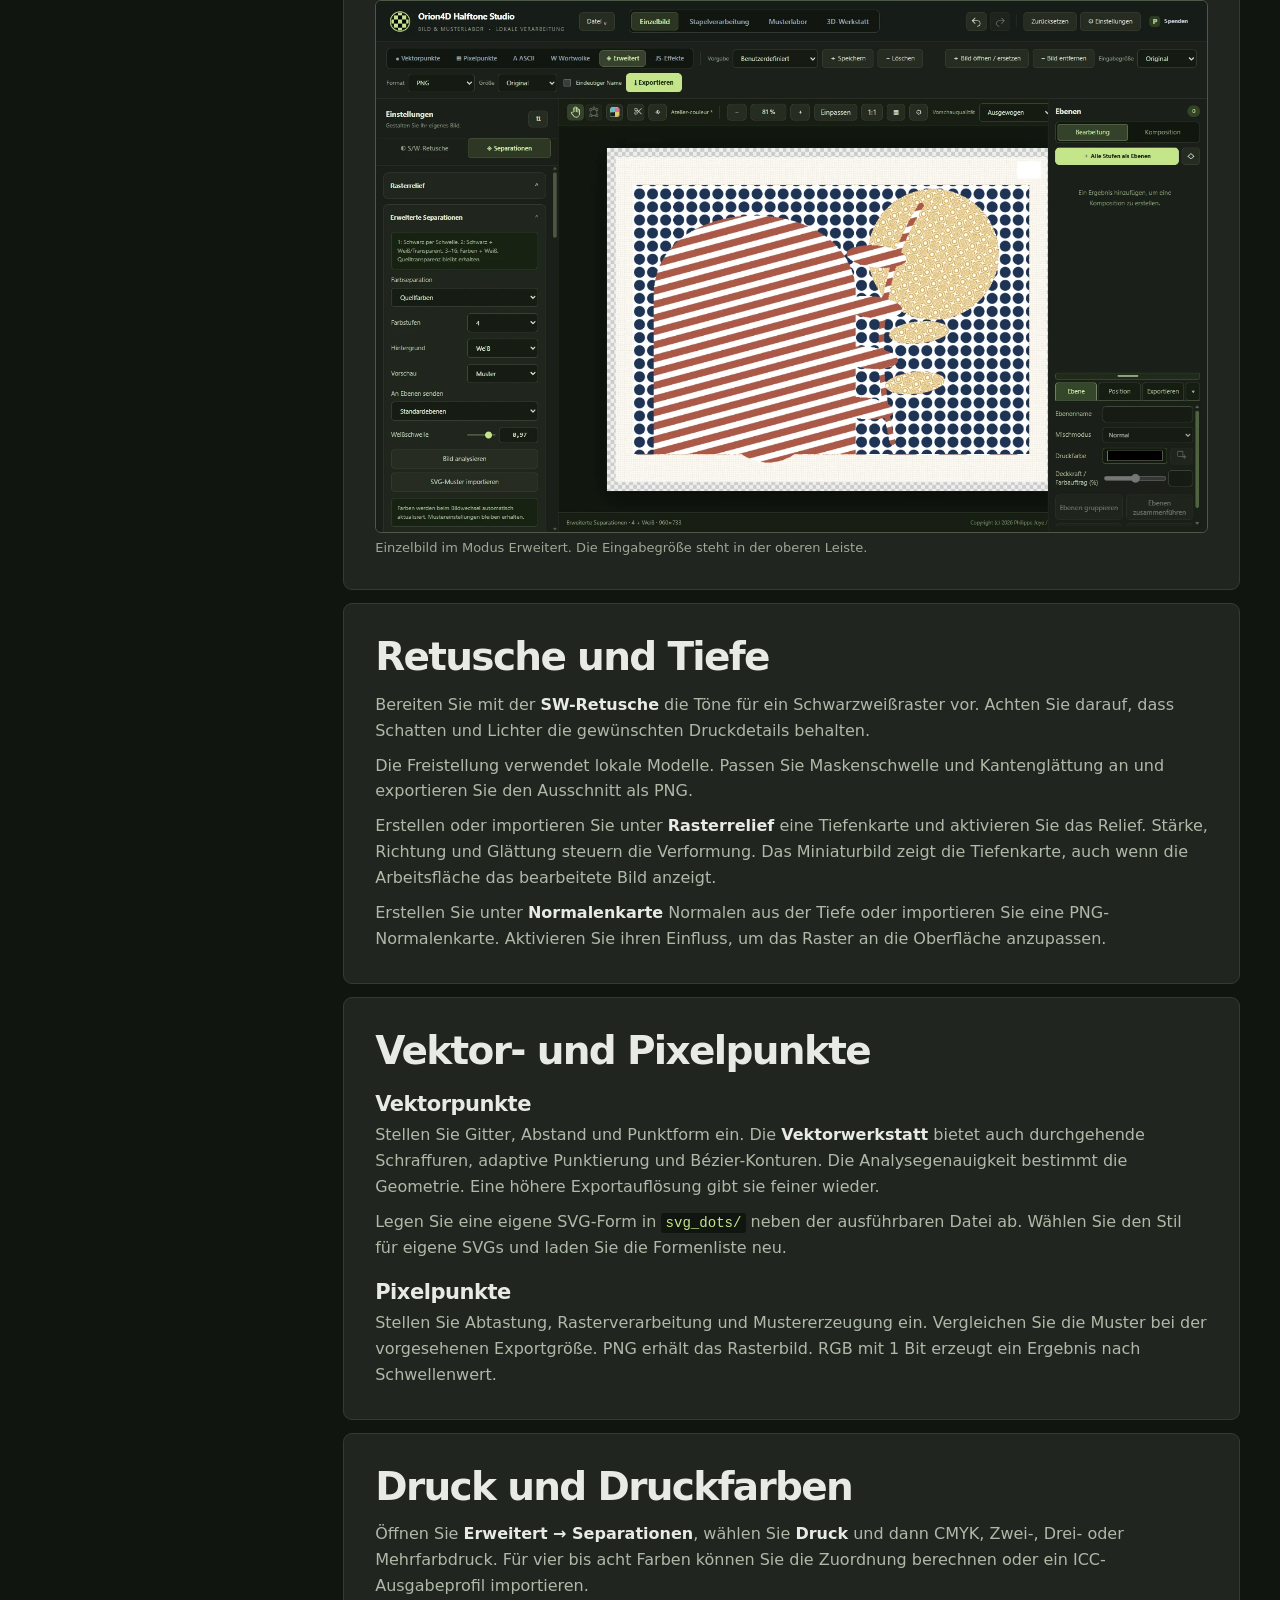
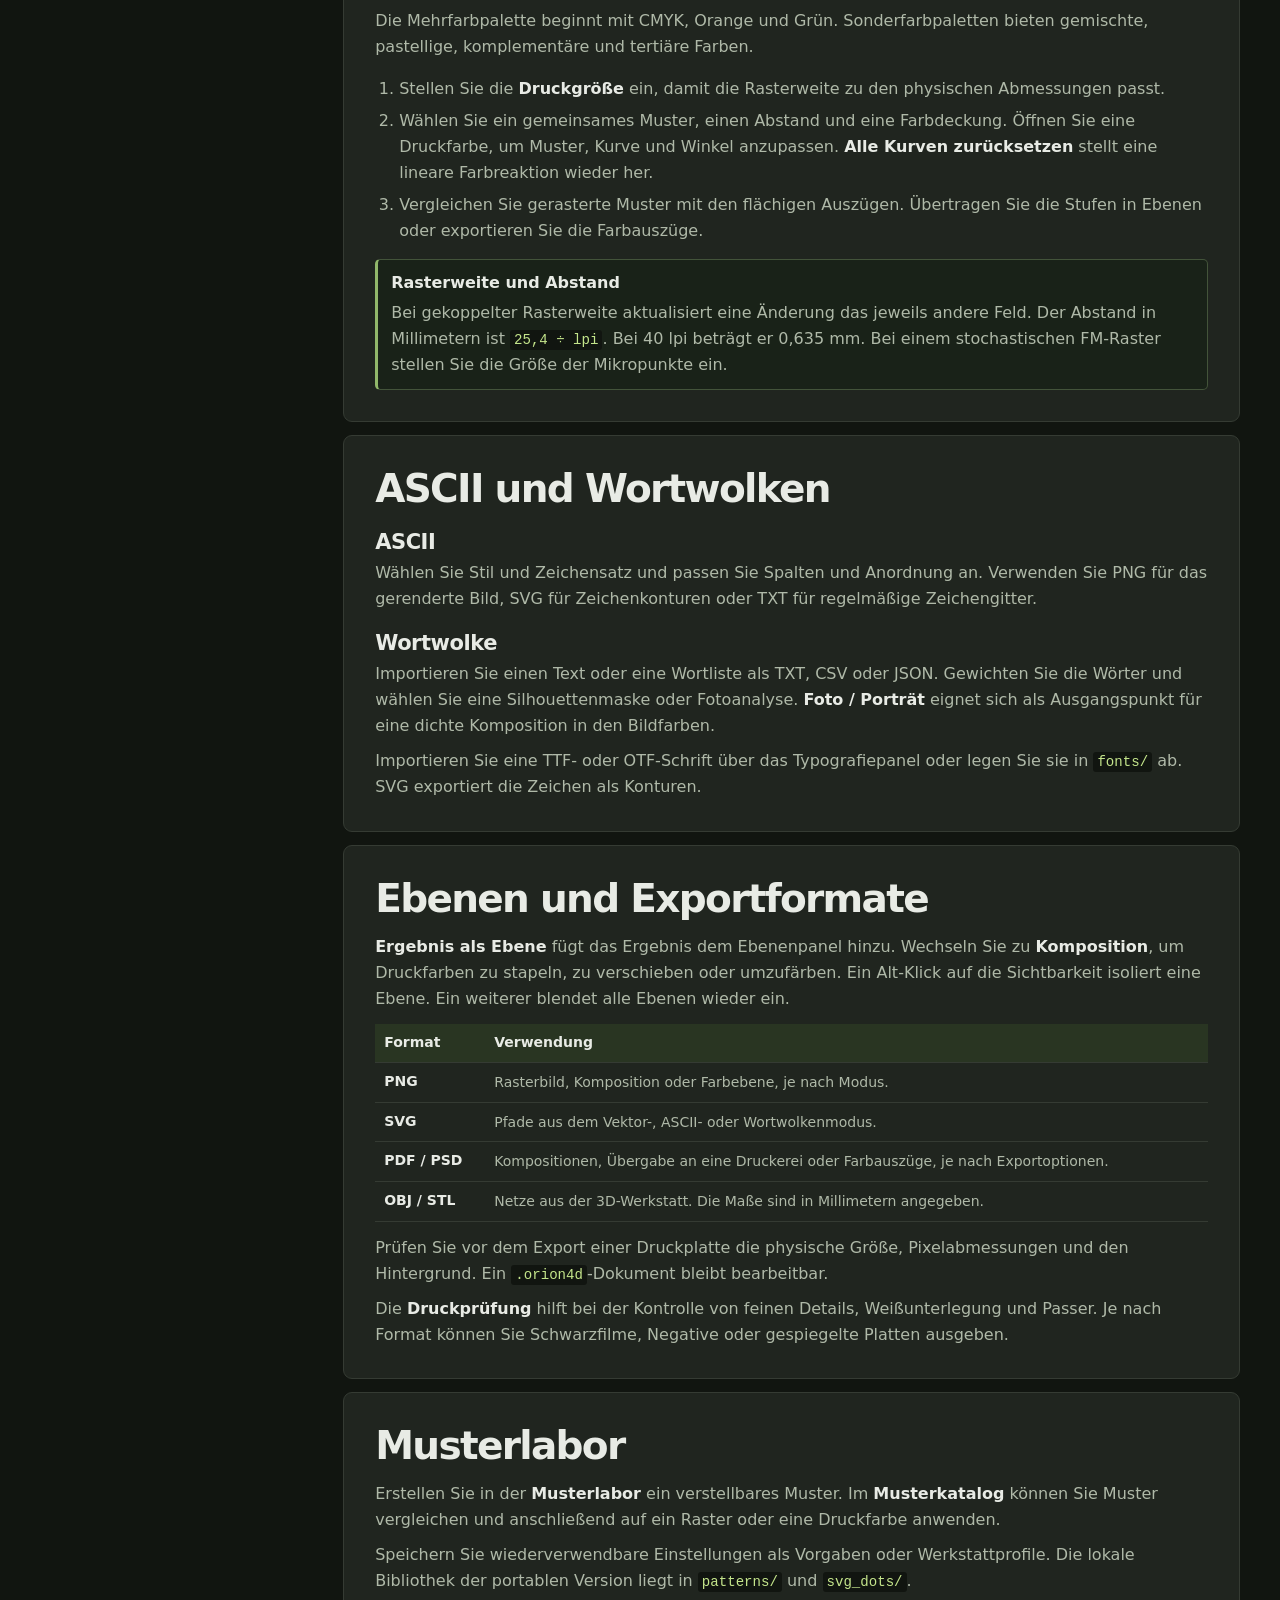
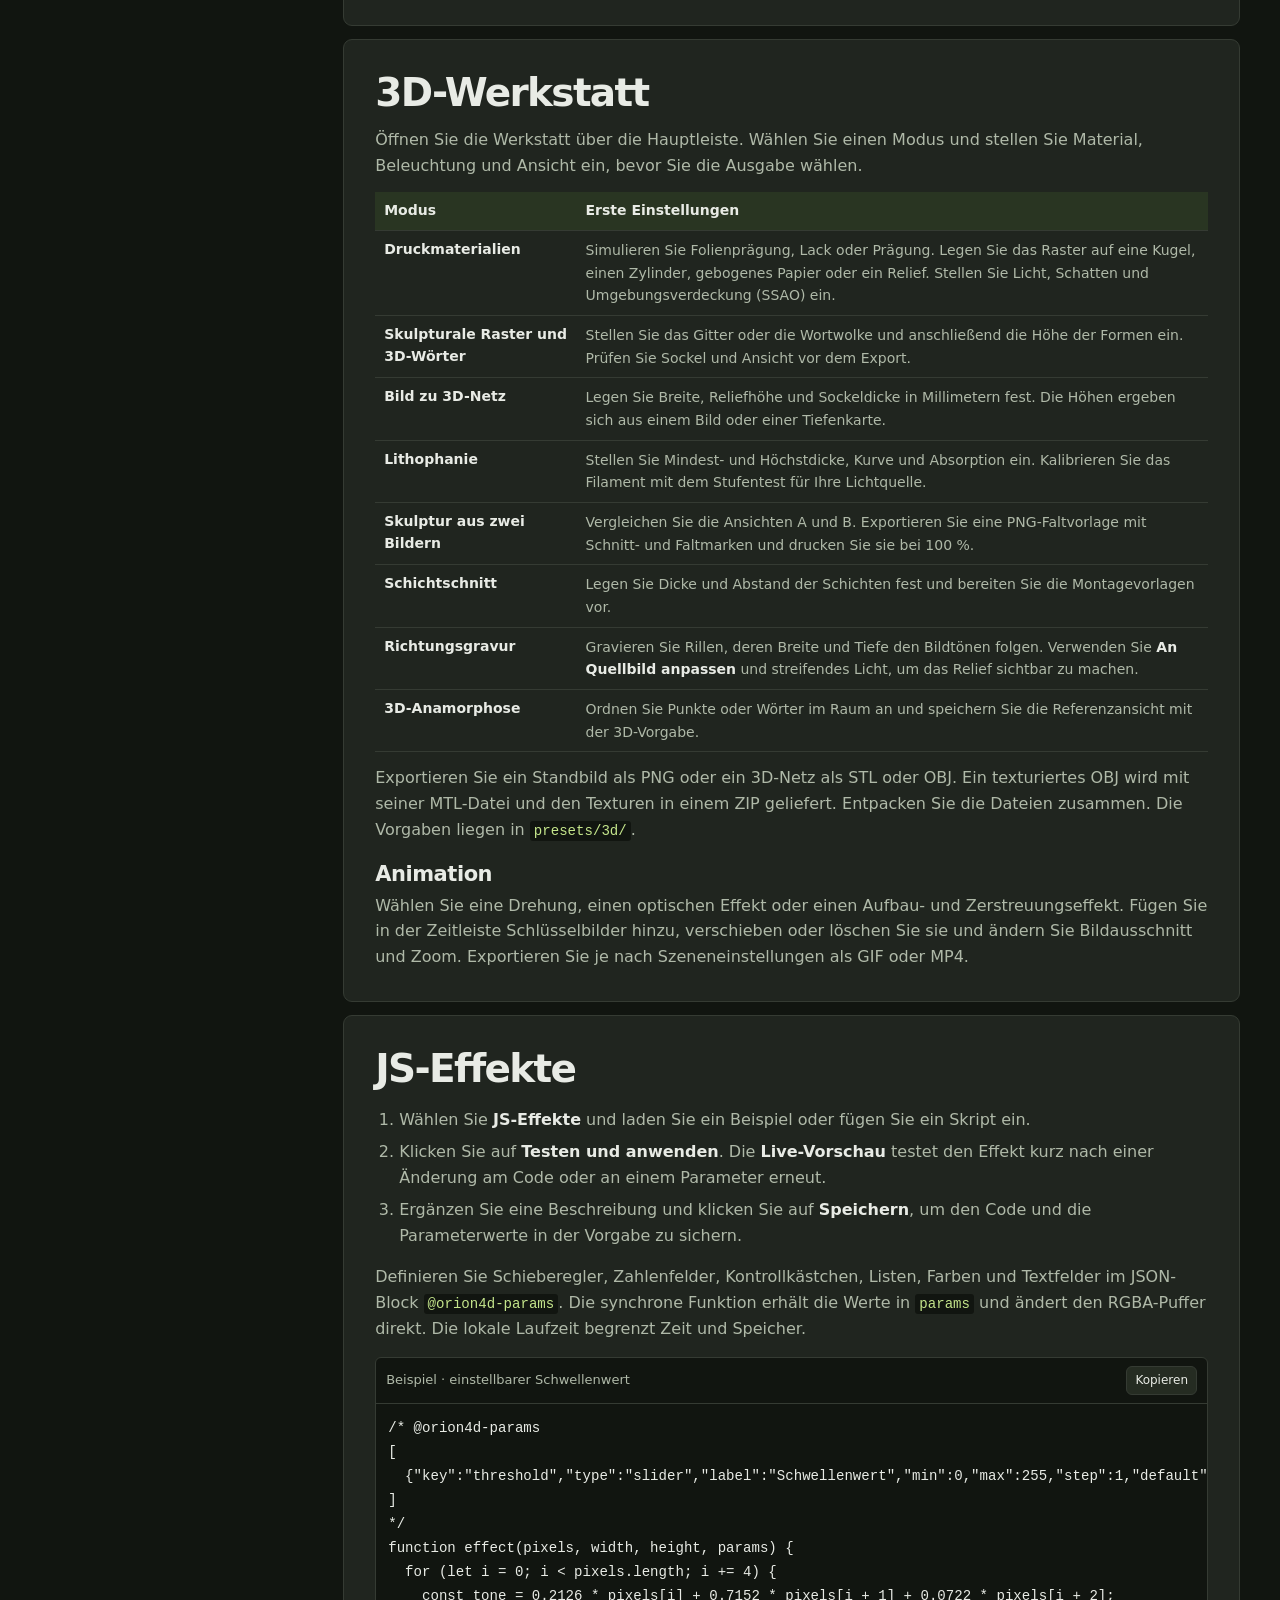
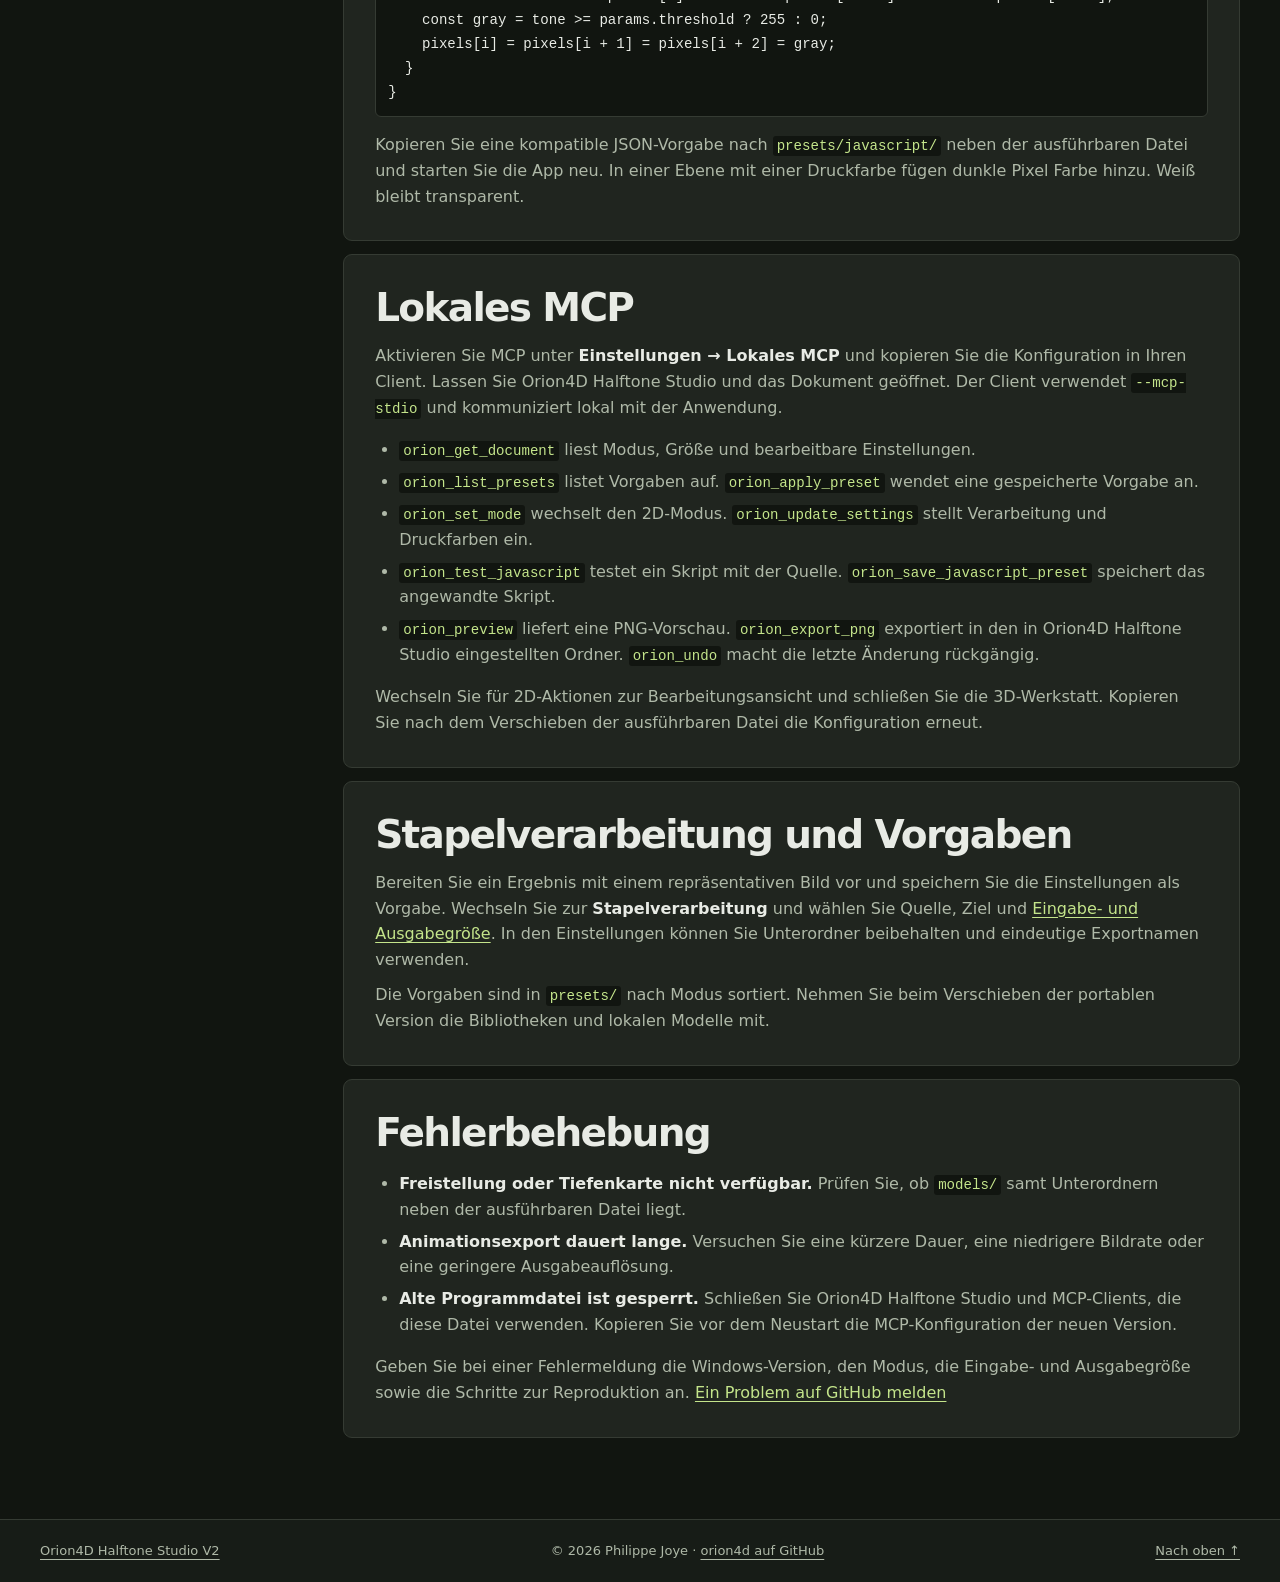
<file: docs/de/documentation.html>
<!doctype html>
<html lang="de">
<head>
  <meta charset="utf-8">
  <meta name="viewport" content="width=device-width, initial-scale=1">
  <meta name="description" content="Anleitung zu Orion4D Halftone Studio V2. Installation, Raster, Farbauszüge, JavaScript-Effekte, MCP und die 3D-Werkstatt.">
  <meta name="theme-color" content="#171c17">
  <!-- alternates:start -->
  <link rel="alternate" hreflang="fr" href="../documentation.html">
  <link rel="alternate" hreflang="en" href="../en/documentation.html">
  <link rel="alternate" hreflang="de" href="documentation.html">
  <link rel="alternate" hreflang="it" href="../it/documentation.html">
  <link rel="alternate" hreflang="es" href="../es/documentation.html">
  <link rel="alternate" hreflang="x-default" href="../documentation.html">
  <!-- alternates:end -->
  <title>Dokumentation — Orion4D Halftone Studio V2</title>
  <link rel="icon" href="../assets/orion.png">
  <link rel="stylesheet" href="../assets/site.css">
  <script src="../assets/site.js" defer></script>
</head>
<body class="docs">
  <a class="skip" href="#contenu">Zum Inhalt</a>
  <header class="site-head">
    <div class="wrap head-inner">
      <a class="brand" href="index.html" aria-label="Orion4D Halftone Studio, Startseite"><img src="../assets/orion.png" width="38" height="38" alt=""><span>Orion4D Halftone Studio <small>Bild- und Musteratelier · Lokale Verarbeitung</small></span></a>
      <nav class="site-nav" aria-label="Hauptnavigation">
        <div class="nav-tabs">
          <a href="index.html#outils">Werkzeuge</a>
          <a href="index.html#galerie">Galerie</a>
          <a href="documentation.html" aria-current="page">Dokumentation</a>
        </div>
        <a class="nav-download" href="https://github.com/orion4d/Orion4D_Halftone_Studio/releases">Herunterladen</a>
        <!-- languages:start -->
        <details class="language-picker">
          <summary aria-label="Sprache · Deutsch">Deutsch</summary>
          <ul>
            <li><a href="../documentation.html" lang="fr" hreflang="fr">Français</a></li>
            <li><a href="../en/documentation.html" lang="en" hreflang="en">English</a></li>
            <li><a href="documentation.html" lang="de" hreflang="de" aria-current="page">Deutsch</a></li>
            <li><a href="../it/documentation.html" lang="it" hreflang="it">Italiano</a></li>
            <li><a href="../es/documentation.html" lang="es" hreflang="es">Español</a></li>
          </ul>
        </details>
        <!-- languages:end -->
      </nav>
    </div>
  </header>
  <main id="contenu">
    <div class="docs-hero">
      <div class="wrap">
        <p class="kicker"><span class="status-dot" aria-hidden="true"></span> V2.0.0</p>
        <h1>Dokumentation</h1>
        <p>Hier finden Sie Schritte und Dateiformate für Ihr Projekt, von den Rastereinstellungen bis zum Export für Druck und 3D-Modelle.</p>
      </div>
    </div>
    <div class="wrap docs-layout">
      <aside class="docs-aside">
        <div class="docs-search" hidden>
          <label for="doc-search">Anleitung durchsuchen</label>
          <input type="search" id="doc-search" placeholder="Z. B. Rasterweite, SVG, 3D" autocomplete="off">
          <p class="search-status" id="doc-status" role="status" data-one="{count} Kapitel gefunden" data-many="{count} Kapitel gefunden"></p>
        </div>
        <nav aria-label="Inhaltsverzeichnis der Dokumentation" class="docs-nav">
          <p class="kicker">INHALT</p>
          <a href="#installation">Installation und Updates</a>
          <a href="#demarrer">Erste Schritte</a>
          <a href="#retouche">Retusche und Tiefe</a>
          <a href="#trames">Vektor- und Pixelpunkte</a>
          <a href="#impression">Druck und Druckfarben</a>
          <a href="#typographie">ASCII und Wortwolken</a>
          <a href="#composition">Ebenen und Exportformate</a>
          <a href="#motifs">Musterlabor</a>
          <a href="#relief">3D-Werkstatt</a>
          <a href="#javascript">JS-Effekte</a>
          <a href="#mcp">Lokales MCP</a>
          <a href="#lot">Stapelverarbeitung und Vorgaben</a>
          <a href="#depannage">Fehlerbehebung</a>
        </nav>
      </aside>
      <div class="docs-content">
        <p class="no-results" hidden>Kein Kapitel passt zur Suche. Versuchen Sie „Druckfarbe“, „Ebene“ oder „Relief“.</p>
        <article class="topic" id="installation">
          <h2>Installieren oder aktualisieren</h2>
          <ol>
            <li>Laden Sie <code>Orion4D-Halftone-Studio-V2-Windows-x64.zip</code> von der Seite mit den GitHub-Veröffentlichungen herunter.</li>
            <li>Entpacken Sie das Archiv in einen Ordner mit Schreibzugriff und starten Sie <code>Orion4D-Halftone-Studio-Portable-2.0.0.exe</code>. Die Anwendung ist portabel.</li>
            <li>Lassen Sie <code>models/</code> neben der ausführbaren Datei, damit Freistellung und Tiefenkarten offline funktionieren.</li>
            <li>Wählen Sie in den <strong>Einstellungen</strong> die Sprache, eine Oberflächenskalierung von 80 % bis 130 % und den Ausgabeordner. Klicken Sie auf <strong>settings.json speichern</strong>.</li>
          </ol>
          <p>Entpacken Sie ein Update in einen neuen Ordner und kopieren Sie die gewünschten Vorgaben, Schriftarten, SVGs und Einstellungen dorthin. Öffnen Sie <code>.orion4d</code>-Projekte über das Menü <strong>Datei</strong>.</p>
          <p>Orion4D Halftone Studio ist kostenlos. Spenden sind freiwillig. Das Paket enthält die V2-Lizenz und die Hinweise zu Komponenten von Drittanbietern.</p>
          <a class="button button-lime" href="https://github.com/orion4d/Orion4D_Halftone_Studio/releases">GitHub-Veröffentlichungen <span aria-hidden="true">↗</span></a>
        </article>
        <article class="topic" id="demarrer">
          <h2>Das erste Raster erstellen</h2>
          <p>Wechseln Sie den Modus in der oberen Leiste. Links stehen die Einstellungen, in der Mitte die Vorschau und rechts die Ebenen.</p>
          <ol>
            <li>Klicken Sie unter <strong>Einzelbild</strong> auf <strong>Bild öffnen / ersetzen</strong> und wählen Sie die Quelldatei.</li>
            <li>Wählen Sie <strong>Vektorpunkte</strong> für als SVG exportierbare Formen oder <strong>Pixelpunkte</strong> für ein Rasterbild.</li>
            <li>Stellen Sie Abstand und Form ein. Vergleichen Sie das Ergebnis über <strong>Vorher / Nachher</strong> mit der Quelle.</li>
            <li>Wählen Sie oben Format und Ausgabegröße und klicken Sie auf <strong>Exportieren</strong>. Speichern Sie das Dokument, um die Einstellungen zu behalten.</li>
          </ol>
          <h3 id="dimensions">Eingabe- und Ausgabegröße</h3>
          <p>Die <strong>Eingabegröße</strong> bestimmt die Arbeitsabmessungen vor der Verarbeitung. Behalten Sie die Originalgröße bei, wählen Sie 25 bis 200 % oder legen Sie die längste Seite auf einen Wert von 1.024 bis 8.192 px fest. Seitenverhältnis und Transparenz bleiben erhalten. Das Dokument behält das Originalbild.</p>
          <div class="callout"><strong>In Arbeitsgröße exportieren</strong><p>Wählen Sie <strong>Original</strong> als Ausgabegröße, um die Arbeitsabmessungen zu übernehmen. Für andere Abmessungen wählen Sie eine feste Länge für die längste Seite oder ein Druckformat. Bei einer Größenänderung ist die längste Eingabeseite auf 8.192 px begrenzt.</p></div>
          <figure class="doc-figure"><img src="../assets/interface-de.webp" width="1440" height="920" alt="Oberfläche von Orion4D Halftone Studio V2 mit Farbauszügen links, einer gerasterten Komposition in der Mitte und Ebenen rechts" loading="lazy"><figcaption>Einzelbild im Modus Erweitert. Die Eingabegröße steht in der oberen Leiste.</figcaption></figure>
        </article>
        <article class="topic" id="retouche">
          <h2>Retusche und Tiefe</h2>
          <p>Bereiten Sie mit der <strong>SW-Retusche</strong> die Töne für ein Schwarzweißraster vor. Achten Sie darauf, dass Schatten und Lichter die gewünschten Druckdetails behalten.</p>
          <p>Die Freistellung verwendet lokale Modelle. Passen Sie Maskenschwelle und Kantenglättung an und exportieren Sie den Ausschnitt als PNG.</p>
          <p>Erstellen oder importieren Sie unter <strong>Rasterrelief</strong> eine Tiefenkarte und aktivieren Sie das Relief. Stärke, Richtung und Glättung steuern die Verformung. Das Miniaturbild zeigt die Tiefenkarte, auch wenn die Arbeitsfläche das bearbeitete Bild anzeigt.</p>
          <p>Erstellen Sie unter <strong>Normalenkarte</strong> Normalen aus der Tiefe oder importieren Sie eine PNG-Normalenkarte. Aktivieren Sie ihren Einfluss, um das Raster an die Oberfläche anzupassen.</p>
        </article>
        <article class="topic" id="trames">
          <h2>Vektor- und Pixelpunkte</h2>
          <h3>Vektorpunkte</h3>
          <p>Stellen Sie Gitter, Abstand und Punktform ein. Die <strong>Vektorwerkstatt</strong> bietet auch durchgehende Schraffuren, adaptive Punktierung und Bézier-Konturen. Die Analysegenauigkeit bestimmt die Geometrie. Eine höhere Exportauflösung gibt sie feiner wieder.</p>
          <p>Legen Sie eine eigene SVG-Form in <code>svg_dots/</code> neben der ausführbaren Datei ab. Wählen Sie den Stil für eigene SVGs und laden Sie die Formenliste neu.</p>
          <h3>Pixelpunkte</h3>
          <p>Stellen Sie Abtastung, Rasterverarbeitung und Mustererzeugung ein. Vergleichen Sie die Muster bei der vorgesehenen Exportgröße. PNG erhält das Rasterbild. RGB mit 1 Bit erzeugt ein Ergebnis nach Schwellenwert.</p>
        </article>
        <article class="topic" id="impression">
          <h2>Druck und Druckfarben</h2>
          <p>Öffnen Sie <strong>Erweitert → Separationen</strong>, wählen Sie <strong>Druck</strong> und dann CMYK, Zwei-, Drei- oder Mehrfarbdruck. Für vier bis acht Farben können Sie die Zuordnung berechnen oder ein ICC-Ausgabeprofil importieren.</p>
          <p>Die Mehrfarbpalette beginnt mit CMYK, Orange und Grün. Sonderfarbpaletten bieten gemischte, pastellige, komplementäre und tertiäre Farben.</p>
          <ol>
            <li>Stellen Sie die <strong>Druckgröße</strong> ein, damit die Rasterweite zu den physischen Abmessungen passt.</li>
            <li>Wählen Sie ein gemeinsames Muster, einen Abstand und eine Farbdeckung. Öffnen Sie eine Druckfarbe, um Muster, Kurve und Winkel anzupassen. <strong>Alle Kurven zurücksetzen</strong> stellt eine lineare Farbreaktion wieder her.</li>
            <li>Vergleichen Sie gerasterte Muster mit den flächigen Auszügen. Übertragen Sie die Stufen in Ebenen oder exportieren Sie die Farbauszüge.</li>
          </ol>
          <div class="callout"><strong>Rasterweite und Abstand</strong><p>Bei gekoppelter Rasterweite aktualisiert eine Änderung das jeweils andere Feld. Der Abstand in Millimetern ist <code>25,4 ÷ lpi</code>. Bei 40 lpi beträgt er 0,635 mm. Bei einem stochastischen FM-Raster stellen Sie die Größe der Mikropunkte ein.</p></div>
        </article>
        <article class="topic" id="typographie">
          <h2>ASCII und Wortwolken</h2>
          <h3>ASCII</h3>
          <p>Wählen Sie Stil und Zeichensatz und passen Sie Spalten und Anordnung an. Verwenden Sie PNG für das gerenderte Bild, SVG für Zeichenkonturen oder TXT für regelmäßige Zeichengitter.</p>
          <h3>Wortwolke</h3>
          <p>Importieren Sie einen Text oder eine Wortliste als TXT, CSV oder JSON. Gewichten Sie die Wörter und wählen Sie eine Silhouettenmaske oder Fotoanalyse. <strong>Foto / Porträt</strong> eignet sich als Ausgangspunkt für eine dichte Komposition in den Bildfarben.</p>
          <p>Importieren Sie eine TTF- oder OTF-Schrift über das Typografiepanel oder legen Sie sie in <code>fonts/</code> ab. SVG exportiert die Zeichen als Konturen.</p>
        </article>
        <article class="topic" id="composition">
          <h2>Ebenen und Exportformate</h2>
          <p><strong>Ergebnis als Ebene</strong> fügt das Ergebnis dem Ebenenpanel hinzu. Wechseln Sie zu <strong>Komposition</strong>, um Druckfarben zu stapeln, zu verschieben oder umzufärben. Ein Alt-Klick auf die Sichtbarkeit isoliert eine Ebene. Ein weiterer blendet alle Ebenen wieder ein.</p>
          <div class="table-wrap"><table><thead><tr><th>Format</th><th>Verwendung</th></tr></thead><tbody>
            <tr><th scope="row">PNG</th><td>Rasterbild, Komposition oder Farbebene, je nach Modus.</td></tr>
            <tr><th scope="row">SVG</th><td>Pfade aus dem Vektor-, ASCII- oder Wortwolkenmodus.</td></tr>
            <tr><th scope="row">PDF / PSD</th><td>Kompositionen, Übergabe an eine Druckerei oder Farbauszüge, je nach Exportoptionen.</td></tr>
            <tr><th scope="row">OBJ / STL</th><td>Netze aus der 3D-Werkstatt. Die Maße sind in Millimetern angegeben.</td></tr>
          </tbody></table></div>
          <p>Prüfen Sie vor dem Export einer Druckplatte die physische Größe, Pixelabmessungen und den Hintergrund. Ein <code>.orion4d</code>-Dokument bleibt bearbeitbar.</p>
          <p>Die <strong>Druckprüfung</strong> hilft bei der Kontrolle von feinen Details, Weißunterlegung und Passer. Je nach Format können Sie Schwarzfilme, Negative oder gespiegelte Platten ausgeben.</p>
        </article>
        <article class="topic" id="motifs">
          <h2>Musterlabor</h2>
          <p>Erstellen Sie in der <strong>Musterlabor</strong> ein verstellbares Muster. Im <strong>Musterkatalog</strong> können Sie Muster vergleichen und anschließend auf ein Raster oder eine Druckfarbe anwenden.</p>
          <p>Speichern Sie wiederverwendbare Einstellungen als Vorgaben oder Werkstattprofile. Die lokale Bibliothek der portablen Version liegt in <code>patterns/</code> und <code>svg_dots/</code>.</p>
        </article>
        <article class="topic" id="relief">
          <h2>3D-Werkstatt</h2>
          <p>Öffnen Sie die Werkstatt über die Hauptleiste. Wählen Sie einen Modus und stellen Sie Material, Beleuchtung und Ansicht ein, bevor Sie die Ausgabe wählen.</p>
          <div class="table-wrap"><table><thead><tr><th>Modus</th><th>Erste Einstellungen</th></tr></thead><tbody>
            <tr><th scope="row">Druckmaterialien</th><td>Simulieren Sie Folienprägung, Lack oder Prägung. Legen Sie das Raster auf eine Kugel, einen Zylinder, gebogenes Papier oder ein Relief. Stellen Sie Licht, Schatten und Umgebungsverdeckung (SSAO) ein.</td></tr>
            <tr><th scope="row">Skulpturale Raster und 3D-Wörter</th><td>Stellen Sie das Gitter oder die Wortwolke und anschließend die Höhe der Formen ein. Prüfen Sie Sockel und Ansicht vor dem Export.</td></tr>
            <tr><th scope="row">Bild zu 3D-Netz</th><td>Legen Sie Breite, Reliefhöhe und Sockeldicke in Millimetern fest. Die Höhen ergeben sich aus einem Bild oder einer Tiefenkarte.</td></tr>
            <tr><th scope="row">Lithophanie</th><td>Stellen Sie Mindest- und Höchstdicke, Kurve und Absorption ein. Kalibrieren Sie das Filament mit dem Stufentest für Ihre Lichtquelle.</td></tr>
            <tr><th scope="row">Skulptur aus zwei Bildern</th><td>Vergleichen Sie die Ansichten A und B. Exportieren Sie eine PNG-Faltvorlage mit Schnitt- und Faltmarken und drucken Sie sie bei 100 %.</td></tr>
            <tr><th scope="row">Schichtschnitt</th><td>Legen Sie Dicke und Abstand der Schichten fest und bereiten Sie die Montagevorlagen vor.</td></tr>
            <tr><th scope="row">Richtungsgravur</th><td>Gravieren Sie Rillen, deren Breite und Tiefe den Bildtönen folgen. Verwenden Sie <strong>An Quellbild anpassen</strong> und streifendes Licht, um das Relief sichtbar zu machen.</td></tr>
            <tr><th scope="row">3D-Anamorphose</th><td>Ordnen Sie Punkte oder Wörter im Raum an und speichern Sie die Referenzansicht mit der 3D-Vorgabe.</td></tr>
          </tbody></table></div>
          <p>Exportieren Sie ein Standbild als PNG oder ein 3D-Netz als STL oder OBJ. Ein texturiertes OBJ wird mit seiner MTL-Datei und den Texturen in einem ZIP geliefert. Entpacken Sie die Dateien zusammen. Die Vorgaben liegen in <code>presets/3d/</code>.</p>
          <h3>Animation</h3>
          <p>Wählen Sie eine Drehung, einen optischen Effekt oder einen Aufbau- und Zerstreuungseffekt. Fügen Sie in der Zeitleiste Schlüsselbilder hinzu, verschieben oder löschen Sie sie und ändern Sie Bildausschnitt und Zoom. Exportieren Sie je nach Szeneneinstellungen als GIF oder MP4.</p>
        </article>
        <article class="topic" id="javascript">
          <h2>JS-Effekte</h2>
          <ol>
            <li>Wählen Sie <strong>JS-Effekte</strong> und laden Sie ein Beispiel oder fügen Sie ein Skript ein.</li>
            <li>Klicken Sie auf <strong>Testen und anwenden</strong>. Die <strong>Live-Vorschau</strong> testet den Effekt kurz nach einer Änderung am Code oder an einem Parameter erneut.</li>
            <li>Ergänzen Sie eine Beschreibung und klicken Sie auf <strong>Speichern</strong>, um den Code und die Parameterwerte in der Vorgabe zu sichern.</li>
          </ol>
          <p>Definieren Sie Schieberegler, Zahlenfelder, Kontrollkästchen, Listen, Farben und Textfelder im JSON-Block <code>@orion4d-params</code>. Die synchrone Funktion erhält die Werte in <code>params</code> und ändert den RGBA-Puffer direkt. Die lokale Laufzeit begrenzt Zeit und Speicher.</p>
          <div class="code-block">
            <div class="code-head"><span data-label>Beispiel · einstellbarer Schwellenwert</span><button type="button" data-copy="seuil-code" data-copied="Kopiert" data-selected="Text ausgewählt" hidden>Kopieren</button></div>
            <pre id="seuil-code"><code>/* @orion4d-params
[
  {"key":"threshold","type":"slider","label":"Schwellenwert","min":0,"max":255,"step":1,"default":128}
]
*/
function effect(pixels, width, height, params) {
  for (let i = 0; i &lt; pixels.length; i += 4) {
    const tone = 0.2126 * pixels[i] + 0.7152 * pixels[i + 1] + 0.0722 * pixels[i + 2];
    const gray = tone &gt;= params.threshold ? 255 : 0;
    pixels[i] = pixels[i + 1] = pixels[i + 2] = gray;
  }
}</code></pre>
          </div>
          <p>Kopieren Sie eine kompatible JSON-Vorgabe nach <code>presets/javascript/</code> neben der ausführbaren Datei und starten Sie die App neu. In einer Ebene mit einer Druckfarbe fügen dunkle Pixel Farbe hinzu. Weiß bleibt transparent.</p>
        </article>
        <article class="topic" id="mcp">
          <h2>Lokales MCP</h2>
          <p>Aktivieren Sie MCP unter <strong>Einstellungen → Lokales MCP</strong> und kopieren Sie die Konfiguration in Ihren Client. Lassen Sie Orion4D Halftone Studio und das Dokument geöffnet. Der Client verwendet <code>--mcp-stdio</code> und kommuniziert lokal mit der Anwendung.</p>
          <ul>
            <li><code>orion_get_document</code> liest Modus, Größe und bearbeitbare Einstellungen.</li>
            <li><code>orion_list_presets</code> listet Vorgaben auf. <code>orion_apply_preset</code> wendet eine gespeicherte Vorgabe an.</li>
            <li><code>orion_set_mode</code> wechselt den 2D-Modus. <code>orion_update_settings</code> stellt Verarbeitung und Druckfarben ein.</li>
            <li><code>orion_test_javascript</code> testet ein Skript mit der Quelle. <code>orion_save_javascript_preset</code> speichert das angewandte Skript.</li>
            <li><code>orion_preview</code> liefert eine PNG-Vorschau. <code>orion_export_png</code> exportiert in den in Orion4D Halftone Studio eingestellten Ordner. <code>orion_undo</code> macht die letzte Änderung rückgängig.</li>
          </ul>
          <p>Wechseln Sie für 2D-Aktionen zur Bearbeitungsansicht und schließen Sie die 3D-Werkstatt. Kopieren Sie nach dem Verschieben der ausführbaren Datei die Konfiguration erneut.</p>
        </article>
        <article class="topic" id="lot">
          <h2>Stapelverarbeitung und Vorgaben</h2>
          <p>Bereiten Sie ein Ergebnis mit einem repräsentativen Bild vor und speichern Sie die Einstellungen als Vorgabe. Wechseln Sie zur <strong>Stapelverarbeitung</strong> und wählen Sie Quelle, Ziel und <a href="#dimensions">Eingabe- und Ausgabegröße</a>. In den Einstellungen können Sie Unterordner beibehalten und eindeutige Exportnamen verwenden.</p>
          <p>Die Vorgaben sind in <code>presets/</code> nach Modus sortiert. Nehmen Sie beim Verschieben der portablen Version die Bibliotheken und lokalen Modelle mit.</p>
        </article>
        <article class="topic" id="depannage">
          <h2>Fehlerbehebung</h2>
          <ul>
            <li><strong>Freistellung oder Tiefenkarte nicht verfügbar.</strong> Prüfen Sie, ob <code>models/</code> samt Unterordnern neben der ausführbaren Datei liegt.</li>
            <li><strong>Animationsexport dauert lange.</strong> Versuchen Sie eine kürzere Dauer, eine niedrigere Bildrate oder eine geringere Ausgabeauflösung.</li>
            <li><strong>Alte Programmdatei ist gesperrt.</strong> Schließen Sie Orion4D Halftone Studio und MCP-Clients, die diese Datei verwenden. Kopieren Sie vor dem Neustart die MCP-Konfiguration der neuen Version.</li>
          </ul>
          <p>Geben Sie bei einer Fehlermeldung die Windows-Version, den Modus, die Eingabe- und Ausgabegröße sowie die Schritte zur Reproduktion an. <a href="https://github.com/orion4d/Orion4D_Halftone_Studio/issues">Ein Problem auf GitHub melden</a></p>
        </article>
      </div>
    </div>
  </main>
  <footer class="site-foot"><div class="wrap foot-inner"><a href="index.html">Orion4D Halftone Studio V2</a><span>© 2026 Philippe Joye · <a href="https://github.com/orion4d">orion4d auf GitHub</a></span><a href="#contenu">Nach oben ↑</a></div></footer>
</body>
</html>
</file>
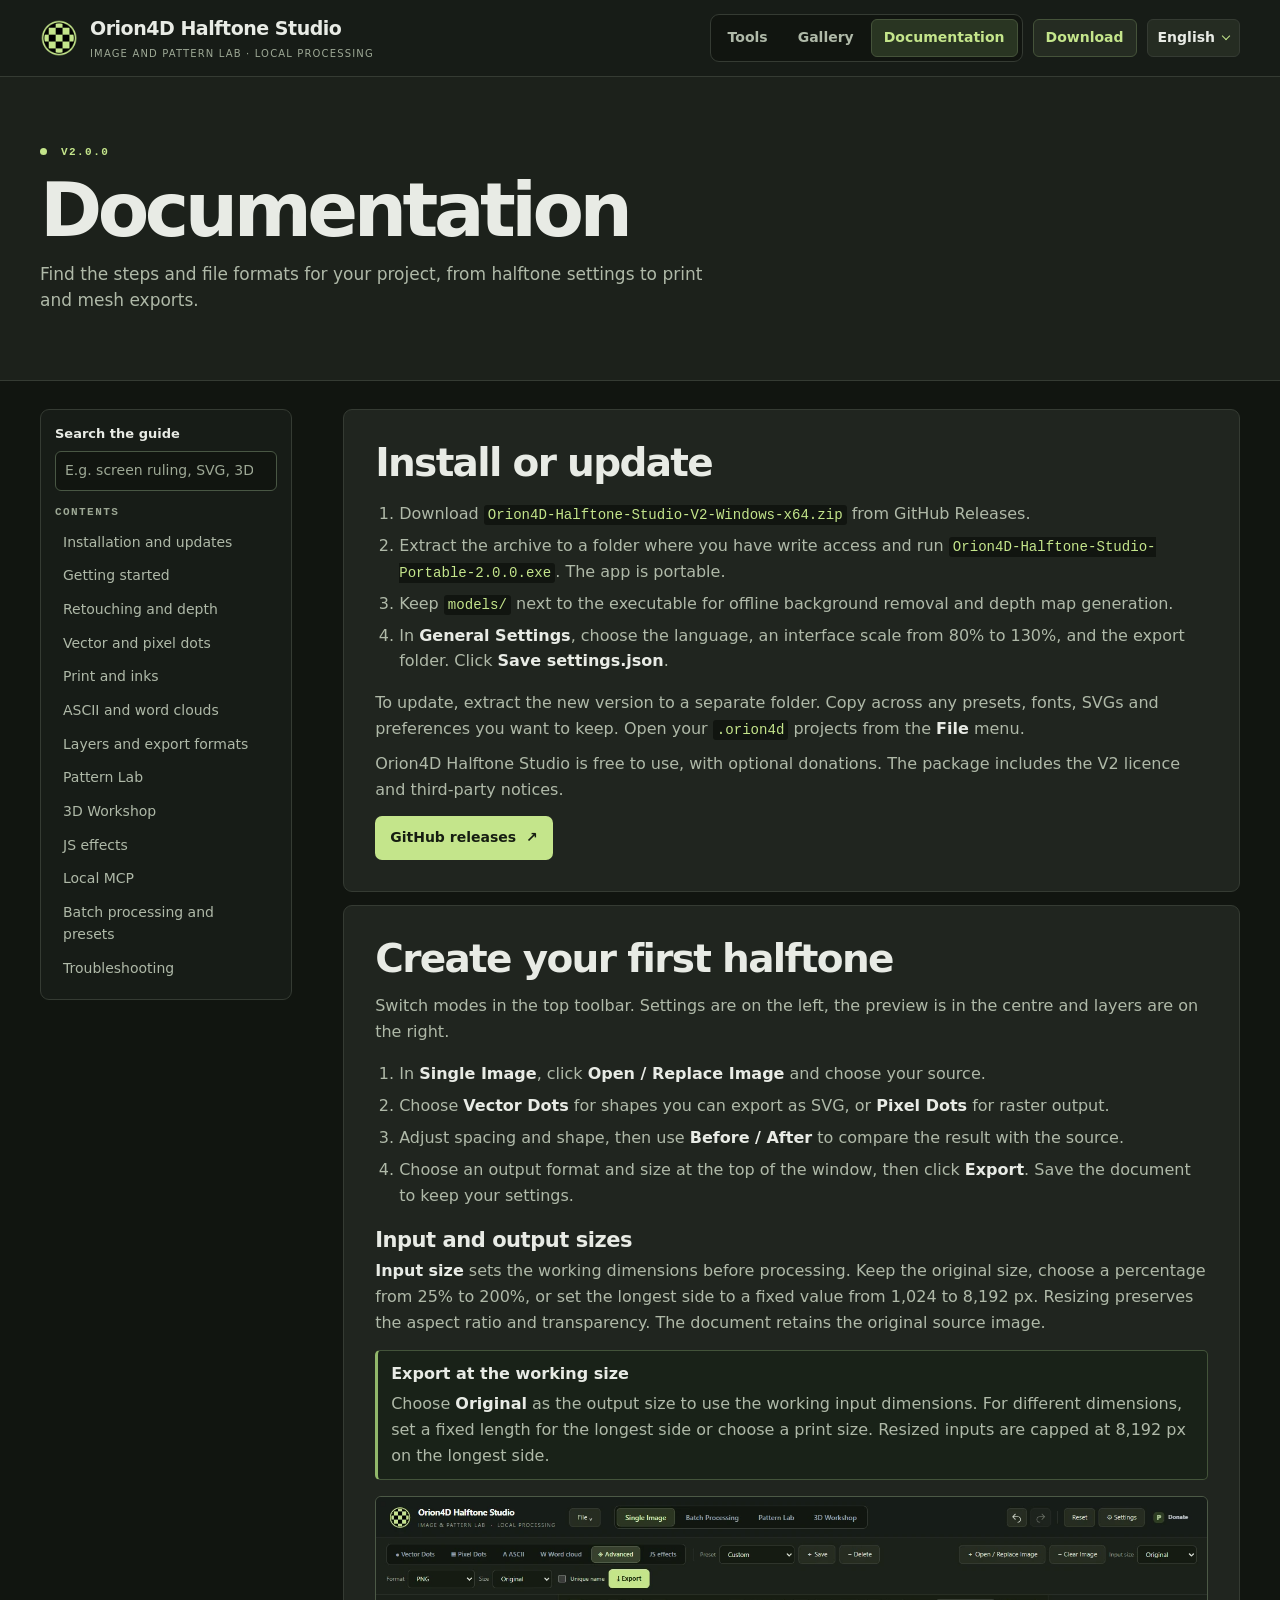
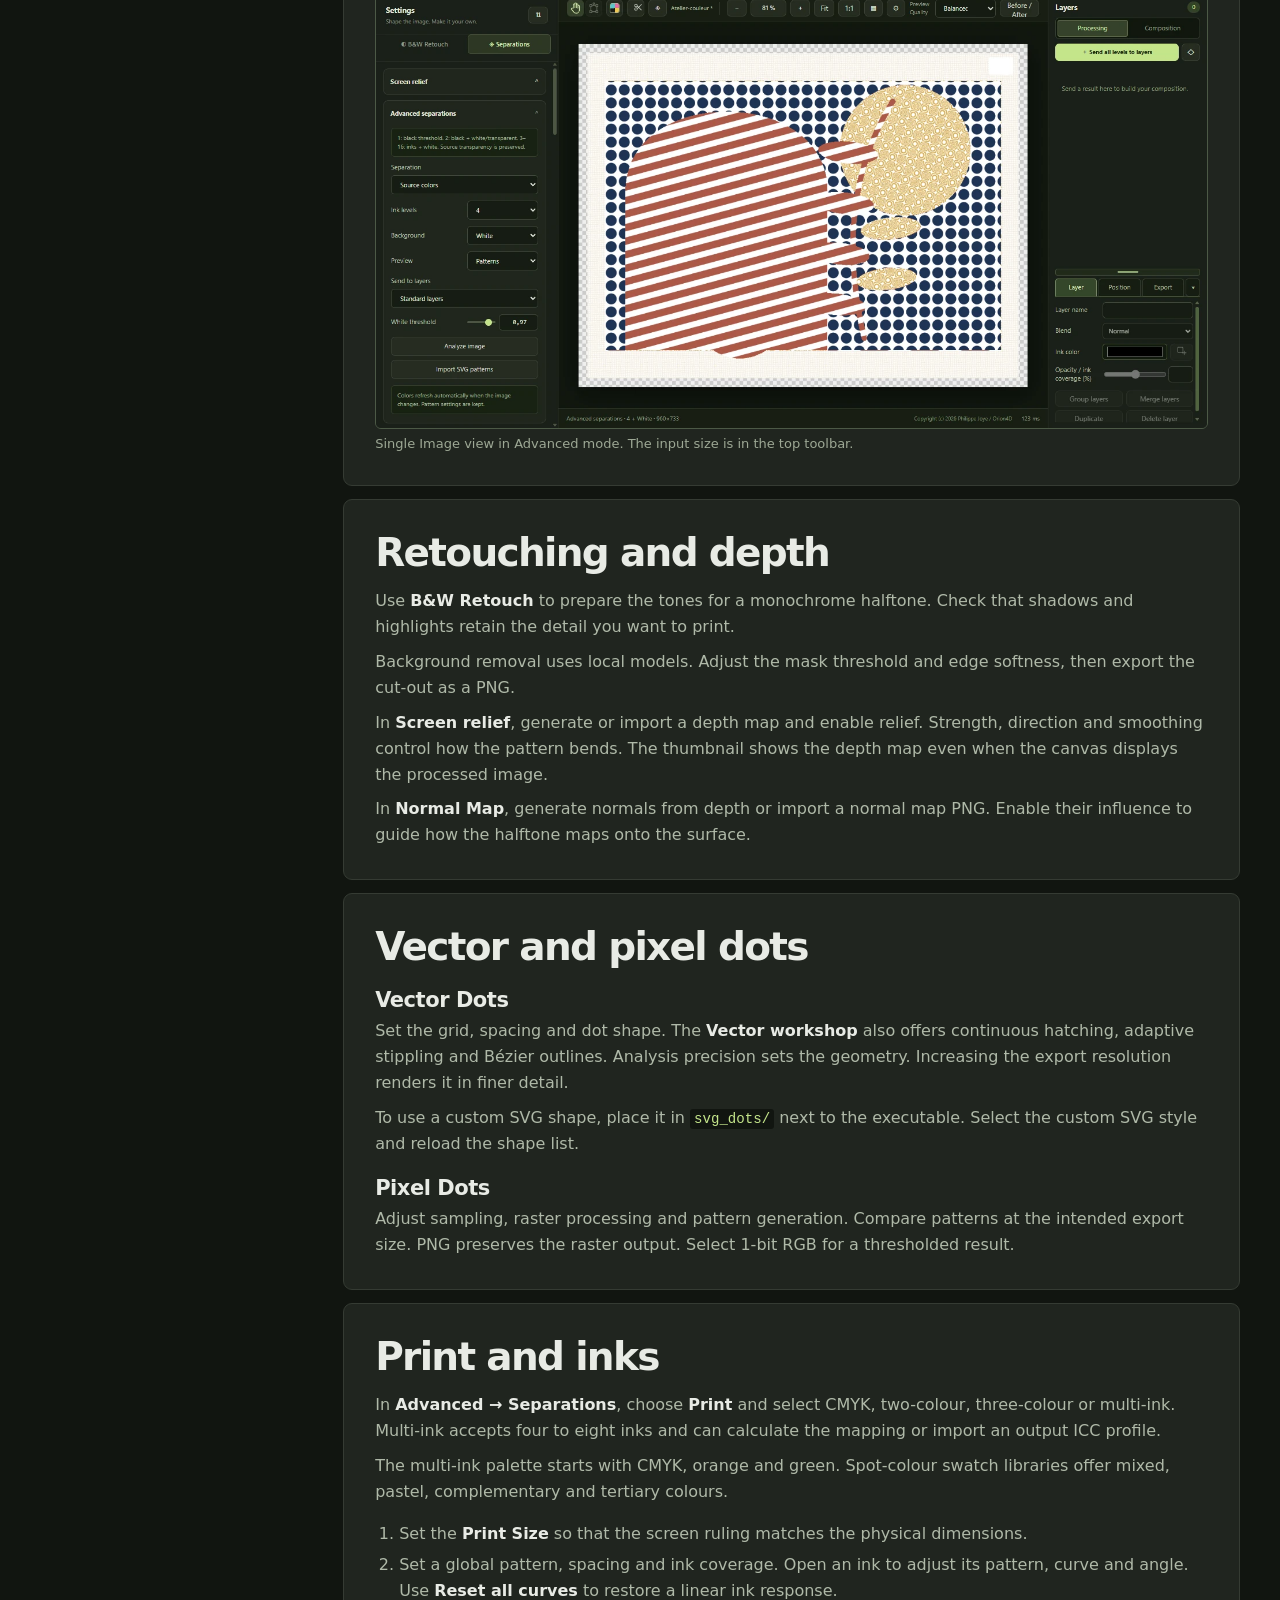
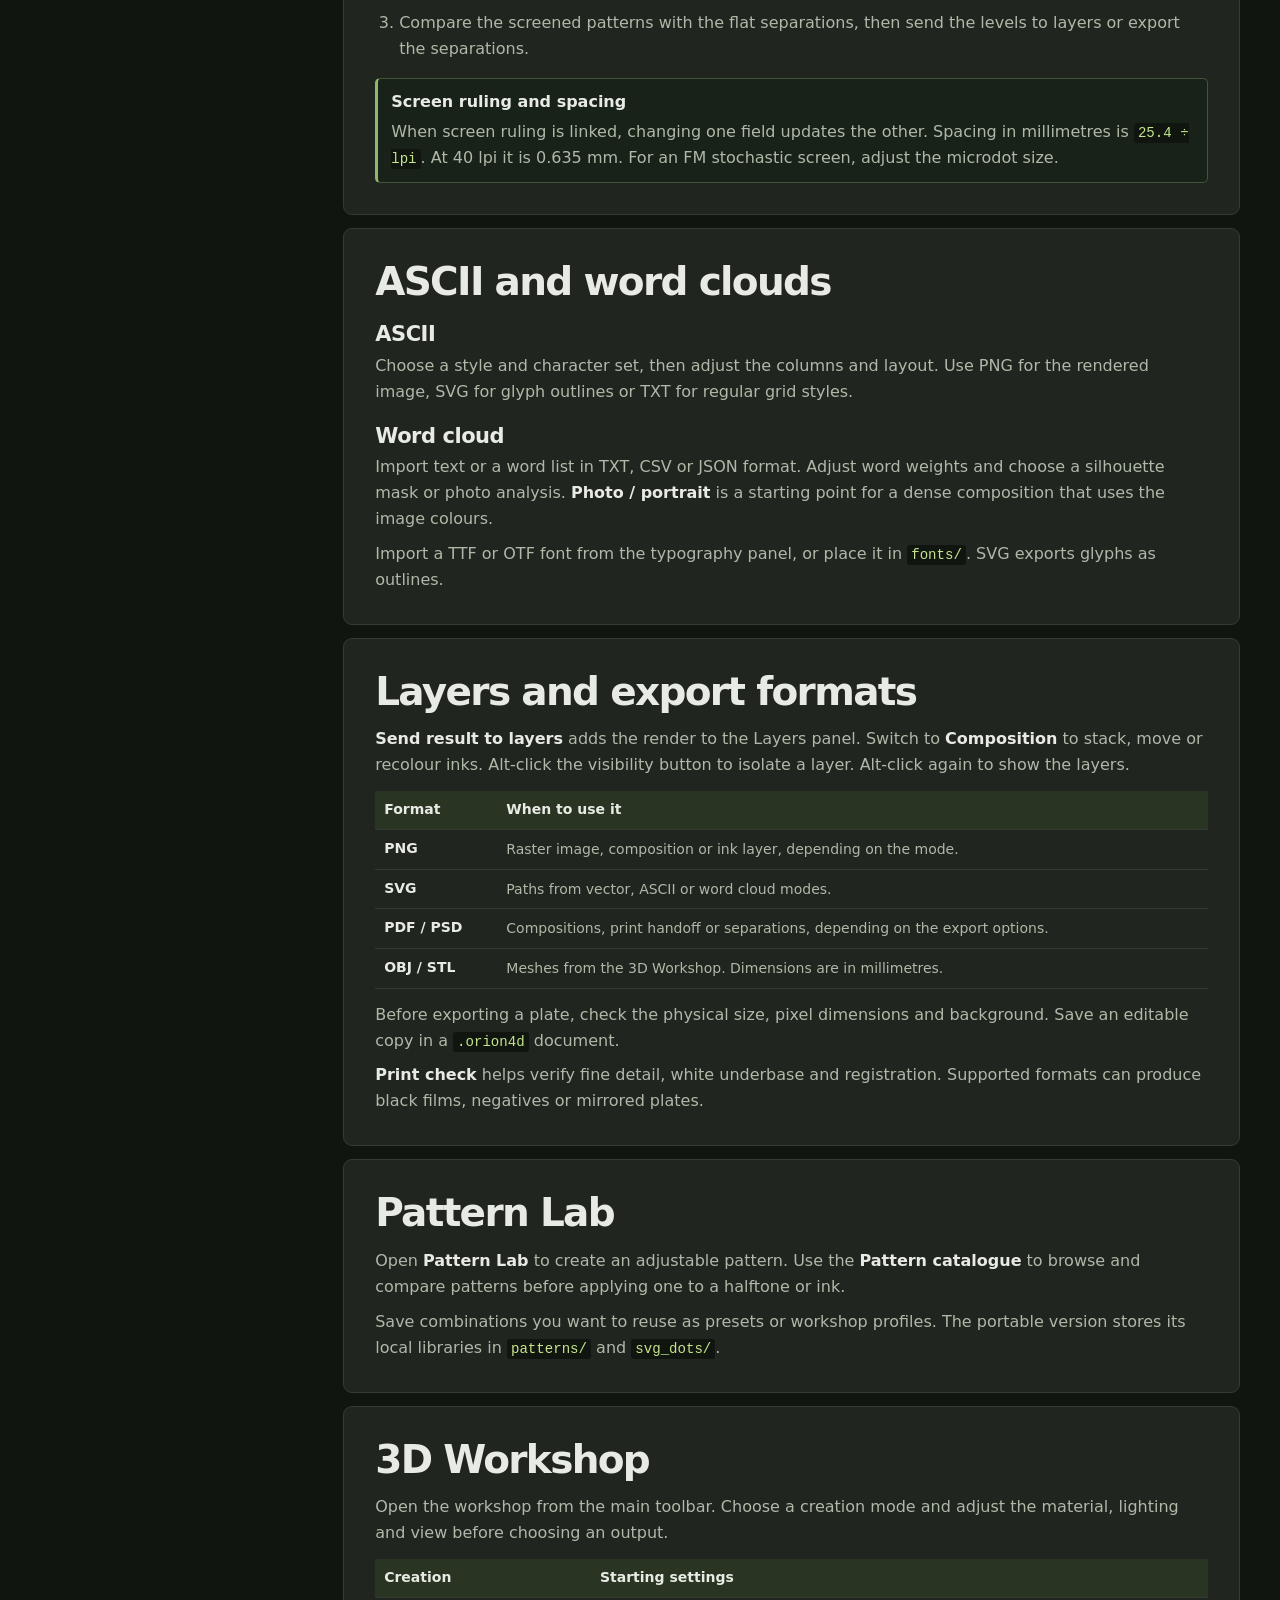
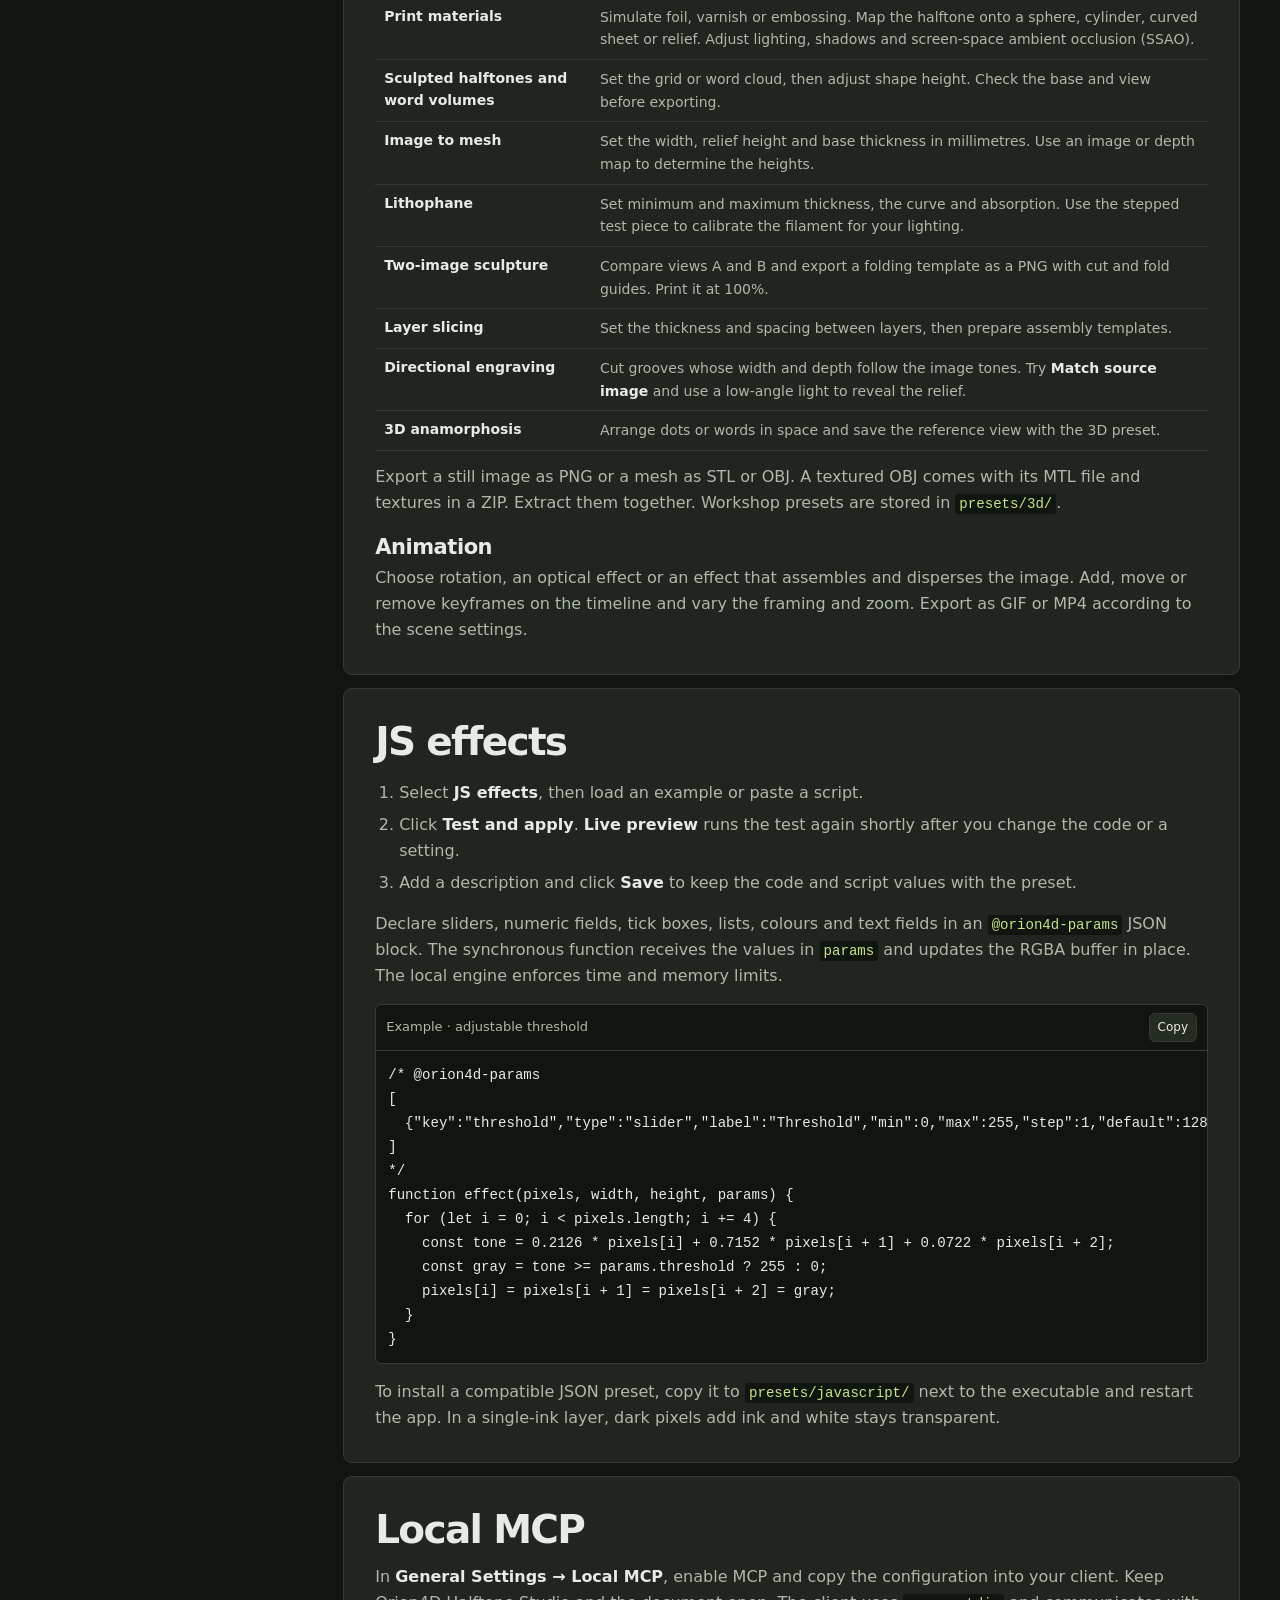
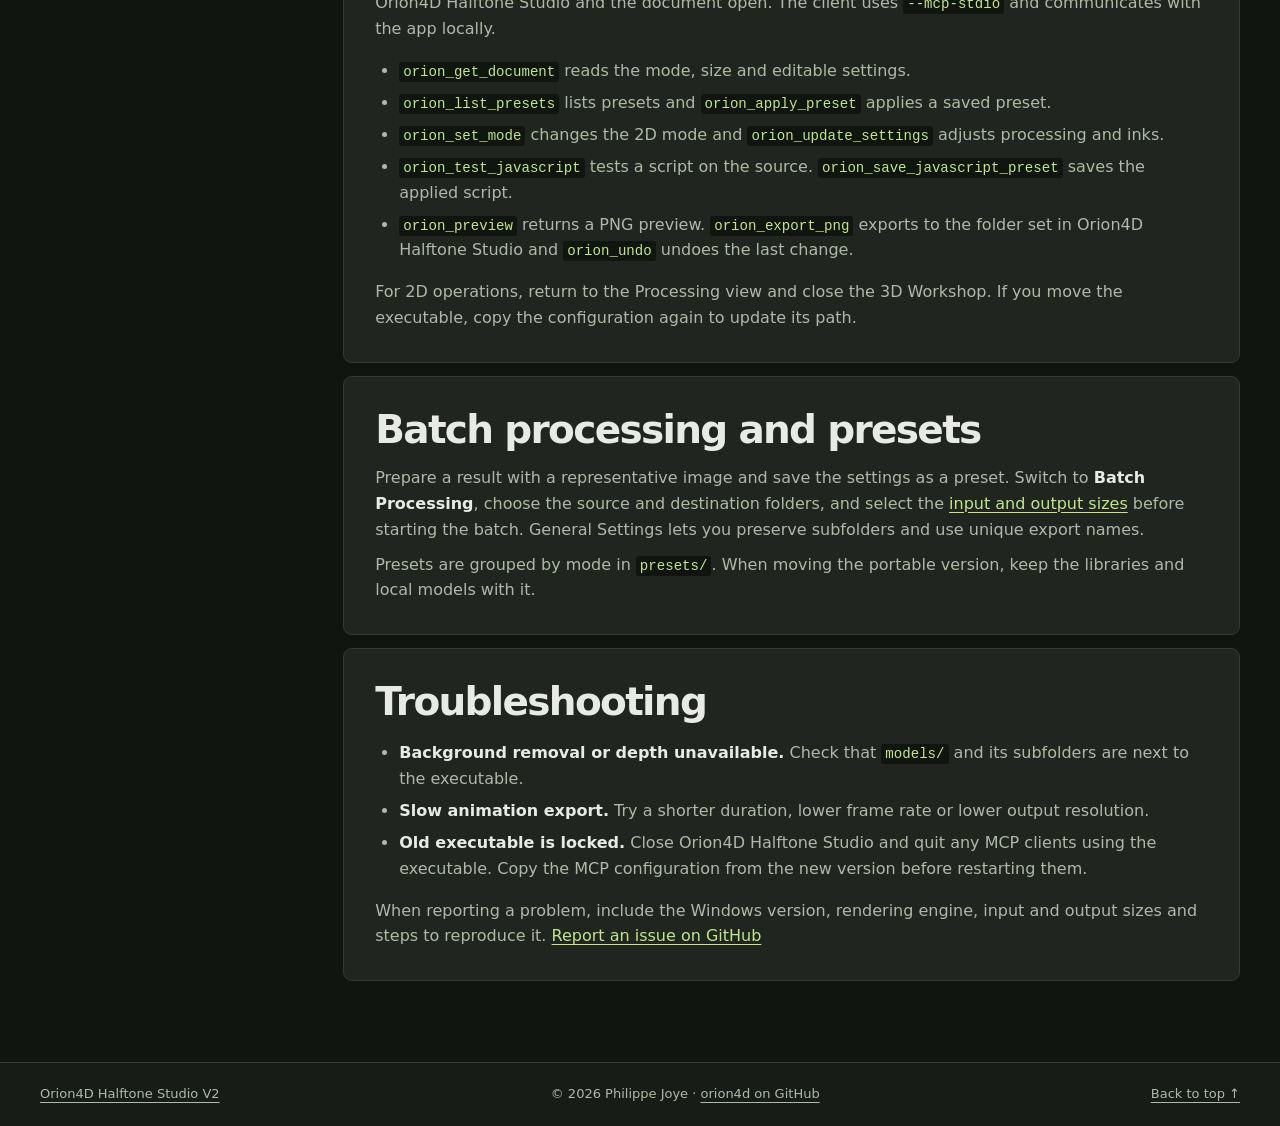
<file: docs/en/documentation.html>
<!doctype html>
<html lang="en">
<head>
  <meta charset="utf-8">
  <meta name="viewport" content="width=device-width, initial-scale=1">
  <meta name="description" content="Orion4D Halftone Studio V2 guide. Install the app and explore halftones, separations, JavaScript effects, MCP and the 3D Workshop.">
  <meta name="theme-color" content="#171c17">
  <!-- alternates:start -->
  <link rel="alternate" hreflang="fr" href="../documentation.html">
  <link rel="alternate" hreflang="en" href="documentation.html">
  <link rel="alternate" hreflang="de" href="../de/documentation.html">
  <link rel="alternate" hreflang="it" href="../it/documentation.html">
  <link rel="alternate" hreflang="es" href="../es/documentation.html">
  <link rel="alternate" hreflang="x-default" href="../documentation.html">
  <!-- alternates:end -->
  <title>Documentation — Orion4D Halftone Studio V2</title>
  <link rel="icon" href="../assets/orion.png">
  <link rel="stylesheet" href="../assets/site.css">
  <script src="../assets/site.js" defer></script>
</head>
<body class="docs">
  <a class="skip" href="#contenu">Skip to content</a>
  <header class="site-head">
    <div class="wrap head-inner">
      <a class="brand" href="index.html" aria-label="Orion4D Halftone Studio home"><img src="../assets/orion.png" width="38" height="38" alt=""><span>Orion4D Halftone Studio <small>Image and pattern lab · Local processing</small></span></a>
      <nav class="site-nav" aria-label="Main navigation">
        <div class="nav-tabs">
          <a href="index.html#outils">Tools</a>
          <a href="index.html#galerie">Gallery</a>
          <a href="documentation.html" aria-current="page">Documentation</a>
        </div>
        <a class="nav-download" href="https://github.com/orion4d/Orion4D_Halftone_Studio/releases">Download</a>
        <!-- languages:start -->
        <details class="language-picker">
          <summary aria-label="Language · English">English</summary>
          <ul>
            <li><a href="../documentation.html" lang="fr" hreflang="fr">Français</a></li>
            <li><a href="documentation.html" lang="en" hreflang="en" aria-current="page">English</a></li>
            <li><a href="../de/documentation.html" lang="de" hreflang="de">Deutsch</a></li>
            <li><a href="../it/documentation.html" lang="it" hreflang="it">Italiano</a></li>
            <li><a href="../es/documentation.html" lang="es" hreflang="es">Español</a></li>
          </ul>
        </details>
        <!-- languages:end -->
      </nav>
    </div>
  </header>
  <main id="contenu">
    <div class="docs-hero">
      <div class="wrap">
        <p class="kicker"><span class="status-dot" aria-hidden="true"></span> V2.0.0</p>
        <h1>Documentation</h1>
        <p>Find the steps and file formats for your project, from halftone settings to print and mesh exports.</p>
      </div>
    </div>
    <div class="wrap docs-layout">
      <aside class="docs-aside">
        <div class="docs-search" hidden>
          <label for="doc-search">Search the guide</label>
          <input type="search" id="doc-search" placeholder="E.g. screen ruling, SVG, 3D" autocomplete="off">
          <p class="search-status" id="doc-status" role="status" data-one="{count} chapter found" data-many="{count} chapters found"></p>
        </div>
        <nav aria-label="Documentation contents" class="docs-nav">
          <p class="kicker">CONTENTS</p>
          <a href="#installation">Installation and updates</a>
          <a href="#demarrer">Getting started</a>
          <a href="#retouche">Retouching and depth</a>
          <a href="#trames">Vector and pixel dots</a>
          <a href="#impression">Print and inks</a>
          <a href="#typographie">ASCII and word clouds</a>
          <a href="#composition">Layers and export formats</a>
          <a href="#motifs">Pattern Lab</a>
          <a href="#relief">3D Workshop</a>
          <a href="#javascript">JS effects</a>
          <a href="#mcp">Local MCP</a>
          <a href="#lot">Batch processing and presets</a>
          <a href="#depannage">Troubleshooting</a>
        </nav>
      </aside>
      <div class="docs-content">
        <p class="no-results" hidden>No chapters match your search. Try a term such as “ink”, “layer” or “relief”.</p>
        <article class="topic" id="installation">
          <h2>Install or update</h2>
          <ol>
            <li>Download <code>Orion4D-Halftone-Studio-V2-Windows-x64.zip</code> from GitHub Releases.</li>
            <li>Extract the archive to a folder where you have write access and run <code>Orion4D-Halftone-Studio-Portable-2.0.0.exe</code>. The app is portable.</li>
            <li>Keep <code>models/</code> next to the executable for offline background removal and depth map generation.</li>
            <li>In <strong>General Settings</strong>, choose the language, an interface scale from 80% to 130%, and the export folder. Click <strong>Save settings.json</strong>.</li>
          </ol>
          <p>To update, extract the new version to a separate folder. Copy across any presets, fonts, SVGs and preferences you want to keep. Open your <code>.orion4d</code> projects from the <strong>File</strong> menu.</p>
          <p>Orion4D Halftone Studio is free to use, with optional donations. The package includes the V2 licence and third-party notices.</p>
          <a class="button button-lime" href="https://github.com/orion4d/Orion4D_Halftone_Studio/releases">GitHub releases <span aria-hidden="true">↗</span></a>
        </article>
        <article class="topic" id="demarrer">
          <h2>Create your first halftone</h2>
          <p>Switch modes in the top toolbar. Settings are on the left, the preview is in the centre and layers are on the right.</p>
          <ol>
            <li>In <strong>Single Image</strong>, click <strong>Open / Replace Image</strong> and choose your source.</li>
            <li>Choose <strong>Vector Dots</strong> for shapes you can export as SVG, or <strong>Pixel Dots</strong> for raster output.</li>
            <li>Adjust spacing and shape, then use <strong>Before / After</strong> to compare the result with the source.</li>
            <li>Choose an output format and size at the top of the window, then click <strong>Export</strong>. Save the document to keep your settings.</li>
          </ol>
          <h3 id="dimensions">Input and output sizes</h3>
          <p><strong>Input size</strong> sets the working dimensions before processing. Keep the original size, choose a percentage from 25% to 200%, or set the longest side to a fixed value from 1,024 to 8,192 px. Resizing preserves the aspect ratio and transparency. The document retains the original source image.</p>
          <div class="callout"><strong>Export at the working size</strong><p>Choose <strong>Original</strong> as the output size to use the working input dimensions. For different dimensions, set a fixed length for the longest side or choose a print size. Resized inputs are capped at 8,192 px on the longest side.</p></div>
          <figure class="doc-figure"><img src="../assets/interface-en.webp" width="1440" height="920" alt="Orion4D Halftone Studio V2 interface with separation settings on the left, a halftone composition in the centre and layers on the right" loading="lazy"><figcaption>Single Image view in Advanced mode. The input size is in the top toolbar.</figcaption></figure>
        </article>
        <article class="topic" id="retouche">
          <h2>Retouching and depth</h2>
          <p>Use <strong>B&amp;W Retouch</strong> to prepare the tones for a monochrome halftone. Check that shadows and highlights retain the detail you want to print.</p>
          <p>Background removal uses local models. Adjust the mask threshold and edge softness, then export the cut-out as a PNG.</p>
          <p>In <strong>Screen relief</strong>, generate or import a depth map and enable relief. Strength, direction and smoothing control how the pattern bends. The thumbnail shows the depth map even when the canvas displays the processed image.</p>
          <p>In <strong>Normal Map</strong>, generate normals from depth or import a normal map PNG. Enable their influence to guide how the halftone maps onto the surface.</p>
        </article>
        <article class="topic" id="trames">
          <h2>Vector and pixel dots</h2>
          <h3>Vector Dots</h3>
          <p>Set the grid, spacing and dot shape. The <strong>Vector workshop</strong> also offers continuous hatching, adaptive stippling and Bézier outlines. Analysis precision sets the geometry. Increasing the export resolution renders it in finer detail.</p>
          <p>To use a custom SVG shape, place it in <code>svg_dots/</code> next to the executable. Select the custom SVG style and reload the shape list.</p>
          <h3>Pixel Dots</h3>
          <p>Adjust sampling, raster processing and pattern generation. Compare patterns at the intended export size. PNG preserves the raster output. Select 1-bit RGB for a thresholded result.</p>
        </article>
        <article class="topic" id="impression">
          <h2>Print and inks</h2>
          <p>In <strong>Advanced → Separations</strong>, choose <strong>Print</strong> and select CMYK, two-colour, three-colour or multi-ink. Multi-ink accepts four to eight inks and can calculate the mapping or import an output ICC profile.</p>
          <p>The multi-ink palette starts with CMYK, orange and green. Spot-colour swatch libraries offer mixed, pastel, complementary and tertiary colours.</p>
          <ol>
            <li>Set the <strong>Print Size</strong> so that the screen ruling matches the physical dimensions.</li>
            <li>Set a global pattern, spacing and ink coverage. Open an ink to adjust its pattern, curve and angle. Use <strong>Reset all curves</strong> to restore a linear ink response.</li>
            <li>Compare the screened patterns with the flat separations, then send the levels to layers or export the separations.</li>
          </ol>
          <div class="callout"><strong>Screen ruling and spacing</strong><p>When screen ruling is linked, changing one field updates the other. Spacing in millimetres is <code>25.4 ÷ lpi</code>. At 40 lpi it is 0.635 mm. For an FM stochastic screen, adjust the microdot size.</p></div>
        </article>
        <article class="topic" id="typographie">
          <h2>ASCII and word clouds</h2>
          <h3>ASCII</h3>
          <p>Choose a style and character set, then adjust the columns and layout. Use PNG for the rendered image, SVG for glyph outlines or TXT for regular grid styles.</p>
          <h3>Word cloud</h3>
          <p>Import text or a word list in TXT, CSV or JSON format. Adjust word weights and choose a silhouette mask or photo analysis. <strong>Photo / portrait</strong> is a starting point for a dense composition that uses the image colours.</p>
          <p>Import a TTF or OTF font from the typography panel, or place it in <code>fonts/</code>. SVG exports glyphs as outlines.</p>
        </article>
        <article class="topic" id="composition">
          <h2>Layers and export formats</h2>
          <p><strong>Send result to layers</strong> adds the render to the Layers panel. Switch to <strong>Composition</strong> to stack, move or recolour inks. Alt-click the visibility button to isolate a layer. Alt-click again to show the layers.</p>
          <div class="table-wrap"><table><thead><tr><th>Format</th><th>When to use it</th></tr></thead><tbody>
            <tr><th scope="row">PNG</th><td>Raster image, composition or ink layer, depending on the mode.</td></tr>
            <tr><th scope="row">SVG</th><td>Paths from vector, ASCII or word cloud modes.</td></tr>
            <tr><th scope="row">PDF / PSD</th><td>Compositions, print handoff or separations, depending on the export options.</td></tr>
            <tr><th scope="row">OBJ / STL</th><td>Meshes from the 3D Workshop. Dimensions are in millimetres.</td></tr>
          </tbody></table></div>
          <p>Before exporting a plate, check the physical size, pixel dimensions and background. Save an editable copy in a <code>.orion4d</code> document.</p>
          <p><strong>Print check</strong> helps verify fine detail, white underbase and registration. Supported formats can produce black films, negatives or mirrored plates.</p>
        </article>
        <article class="topic" id="motifs">
          <h2>Pattern Lab</h2>
          <p>Open <strong>Pattern Lab</strong> to create an adjustable pattern. Use the <strong>Pattern catalogue</strong> to browse and compare patterns before applying one to a halftone or ink.</p>
          <p>Save combinations you want to reuse as presets or workshop profiles. The portable version stores its local libraries in <code>patterns/</code> and <code>svg_dots/</code>.</p>
        </article>
        <article class="topic" id="relief">
          <h2>3D Workshop</h2>
          <p>Open the workshop from the main toolbar. Choose a creation mode and adjust the material, lighting and view before choosing an output.</p>
          <div class="table-wrap"><table><thead><tr><th>Creation</th><th>Starting settings</th></tr></thead><tbody>
            <tr><th scope="row">Print materials</th><td>Simulate foil, varnish or embossing. Map the halftone onto a sphere, cylinder, curved sheet or relief. Adjust lighting, shadows and screen-space ambient occlusion (SSAO).</td></tr>
            <tr><th scope="row">Sculpted halftones and word volumes</th><td>Set the grid or word cloud, then adjust shape height. Check the base and view before exporting.</td></tr>
            <tr><th scope="row">Image to mesh</th><td>Set the width, relief height and base thickness in millimetres. Use an image or depth map to determine the heights.</td></tr>
            <tr><th scope="row">Lithophane</th><td>Set minimum and maximum thickness, the curve and absorption. Use the stepped test piece to calibrate the filament for your lighting.</td></tr>
            <tr><th scope="row">Two-image sculpture</th><td>Compare views A and B and export a folding template as a PNG with cut and fold guides. Print it at 100%.</td></tr>
            <tr><th scope="row">Layer slicing</th><td>Set the thickness and spacing between layers, then prepare assembly templates.</td></tr>
            <tr><th scope="row">Directional engraving</th><td>Cut grooves whose width and depth follow the image tones. Try <strong>Match source image</strong> and use a low-angle light to reveal the relief.</td></tr>
            <tr><th scope="row">3D anamorphosis</th><td>Arrange dots or words in space and save the reference view with the 3D preset.</td></tr>
          </tbody></table></div>
          <p>Export a still image as PNG or a mesh as STL or OBJ. A textured OBJ comes with its MTL file and textures in a ZIP. Extract them together. Workshop presets are stored in <code>presets/3d/</code>.</p>
          <h3>Animation</h3>
          <p>Choose rotation, an optical effect or an effect that assembles and disperses the image. Add, move or remove keyframes on the timeline and vary the framing and zoom. Export as GIF or MP4 according to the scene settings.</p>
        </article>
        <article class="topic" id="javascript">
          <h2>JS effects</h2>
          <ol>
            <li>Select <strong>JS effects</strong>, then load an example or paste a script.</li>
            <li>Click <strong>Test and apply</strong>. <strong>Live preview</strong> runs the test again shortly after you change the code or a setting.</li>
            <li>Add a description and click <strong>Save</strong> to keep the code and script values with the preset.</li>
          </ol>
          <p>Declare sliders, numeric fields, tick boxes, lists, colours and text fields in an <code>@orion4d-params</code> JSON block. The synchronous function receives the values in <code>params</code> and updates the RGBA buffer in place. The local engine enforces time and memory limits.</p>
          <div class="code-block">
            <div class="code-head"><span data-label>Example · adjustable threshold</span><button type="button" data-copy="seuil-code" data-copied="Copied" data-selected="Text selected" hidden>Copy</button></div>
            <pre id="seuil-code"><code>/* @orion4d-params
[
  {"key":"threshold","type":"slider","label":"Threshold","min":0,"max":255,"step":1,"default":128}
]
*/
function effect(pixels, width, height, params) {
  for (let i = 0; i &lt; pixels.length; i += 4) {
    const tone = 0.2126 * pixels[i] + 0.7152 * pixels[i + 1] + 0.0722 * pixels[i + 2];
    const gray = tone &gt;= params.threshold ? 255 : 0;
    pixels[i] = pixels[i + 1] = pixels[i + 2] = gray;
  }
}</code></pre>
          </div>
          <p>To install a compatible JSON preset, copy it to <code>presets/javascript/</code> next to the executable and restart the app. In a single-ink layer, dark pixels add ink and white stays transparent.</p>
        </article>
        <article class="topic" id="mcp">
          <h2>Local MCP</h2>
          <p>In <strong>General Settings → Local MCP</strong>, enable MCP and copy the configuration into your client. Keep Orion4D Halftone Studio and the document open. The client uses <code>--mcp-stdio</code> and communicates with the app locally.</p>
          <ul>
            <li><code>orion_get_document</code> reads the mode, size and editable settings.</li>
            <li><code>orion_list_presets</code> lists presets and <code>orion_apply_preset</code> applies a saved preset.</li>
            <li><code>orion_set_mode</code> changes the 2D mode and <code>orion_update_settings</code> adjusts processing and inks.</li>
            <li><code>orion_test_javascript</code> tests a script on the source. <code>orion_save_javascript_preset</code> saves the applied script.</li>
            <li><code>orion_preview</code> returns a PNG preview. <code>orion_export_png</code> exports to the folder set in Orion4D Halftone Studio and <code>orion_undo</code> undoes the last change.</li>
          </ul>
          <p>For 2D operations, return to the Processing view and close the 3D Workshop. If you move the executable, copy the configuration again to update its path.</p>
        </article>
        <article class="topic" id="lot">
          <h2>Batch processing and presets</h2>
          <p>Prepare a result with a representative image and save the settings as a preset. Switch to <strong>Batch Processing</strong>, choose the source and destination folders, and select the <a href="#dimensions">input and output sizes</a> before starting the batch. General Settings lets you preserve subfolders and use unique export names.</p>
          <p>Presets are grouped by mode in <code>presets/</code>. When moving the portable version, keep the libraries and local models with it.</p>
        </article>
        <article class="topic" id="depannage">
          <h2>Troubleshooting</h2>
          <ul>
            <li><strong>Background removal or depth unavailable.</strong> Check that <code>models/</code> and its subfolders are next to the executable.</li>
            <li><strong>Slow animation export.</strong> Try a shorter duration, lower frame rate or lower output resolution.</li>
            <li><strong>Old executable is locked.</strong> Close Orion4D Halftone Studio and quit any MCP clients using the executable. Copy the MCP configuration from the new version before restarting them.</li>
          </ul>
          <p>When reporting a problem, include the Windows version, rendering engine, input and output sizes and steps to reproduce it. <a href="https://github.com/orion4d/Orion4D_Halftone_Studio/issues">Report an issue on GitHub</a></p>
        </article>
      </div>
    </div>
  </main>
  <footer class="site-foot"><div class="wrap foot-inner"><a href="index.html">Orion4D Halftone Studio V2</a><span>© 2026 Philippe Joye · <a href="https://github.com/orion4d">orion4d on GitHub</a></span><a href="#contenu">Back to top ↑</a></div></footer>
</body>
</html>
</file>
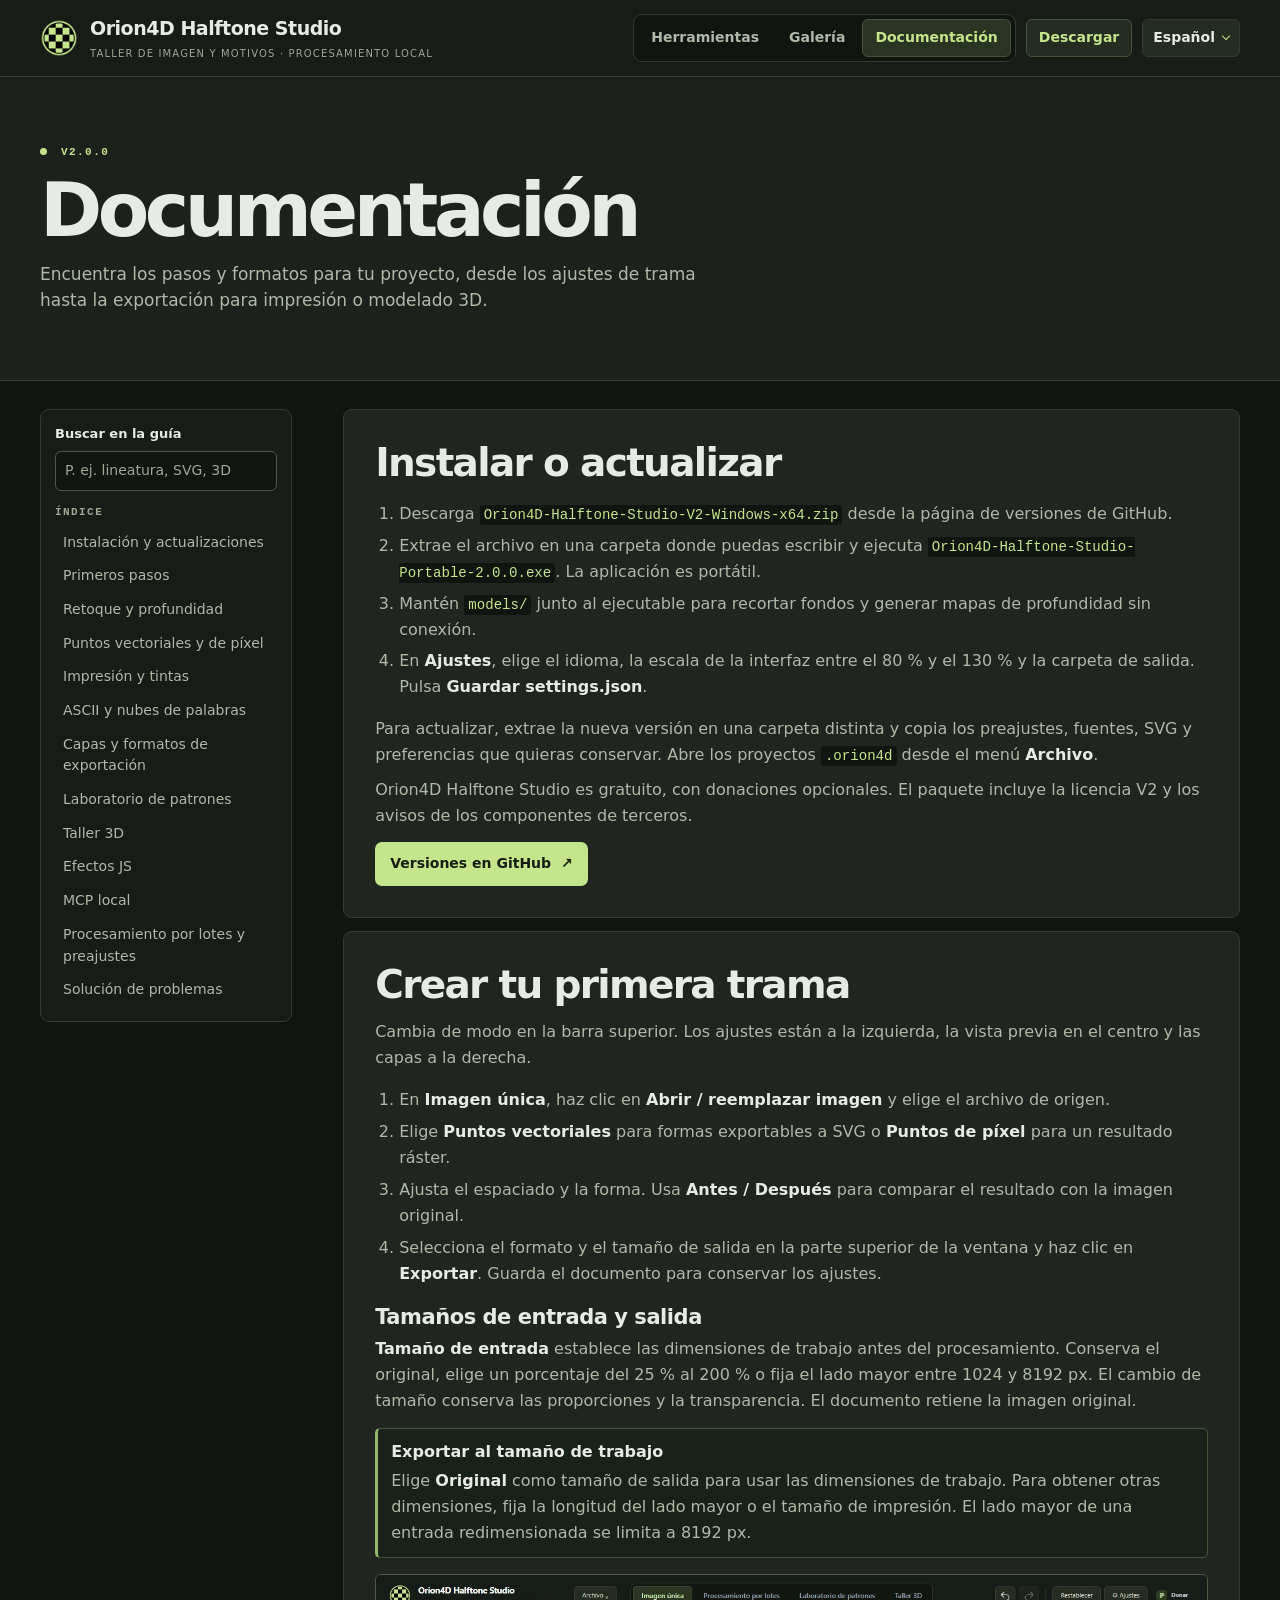
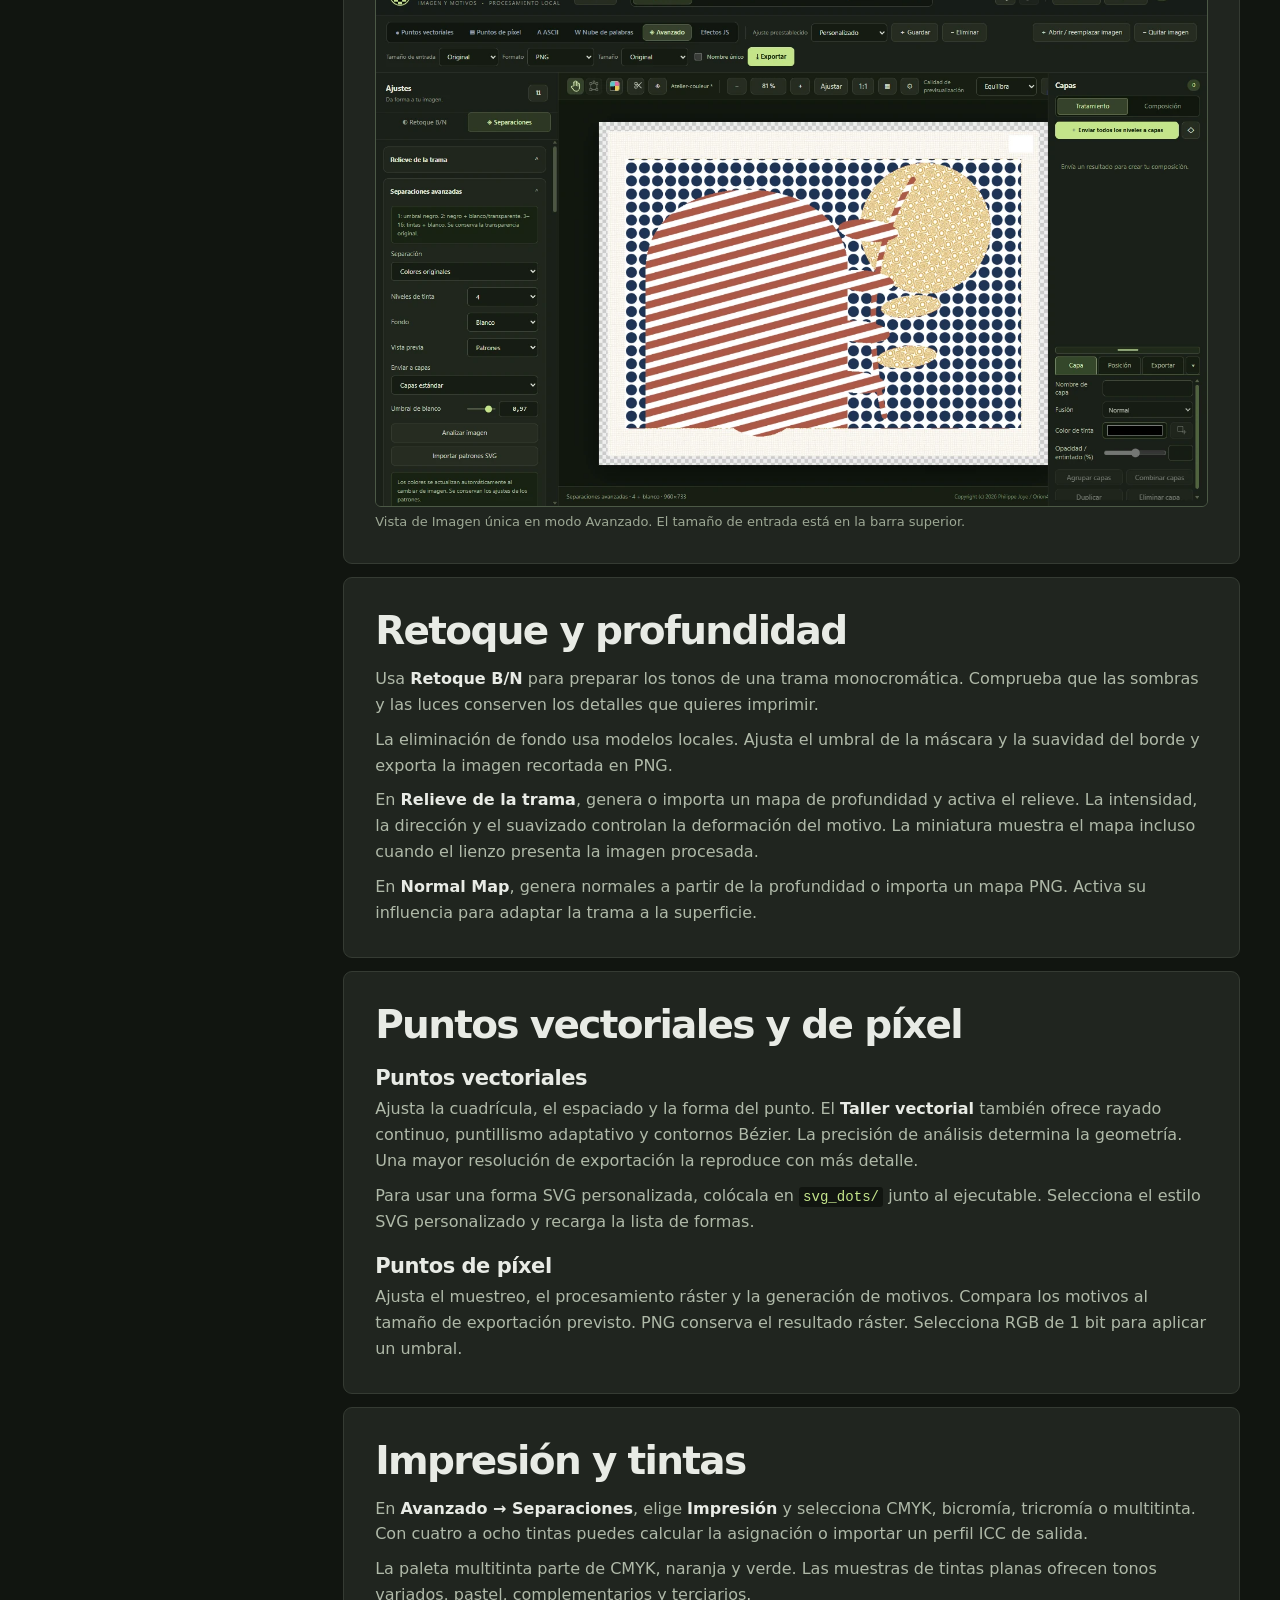
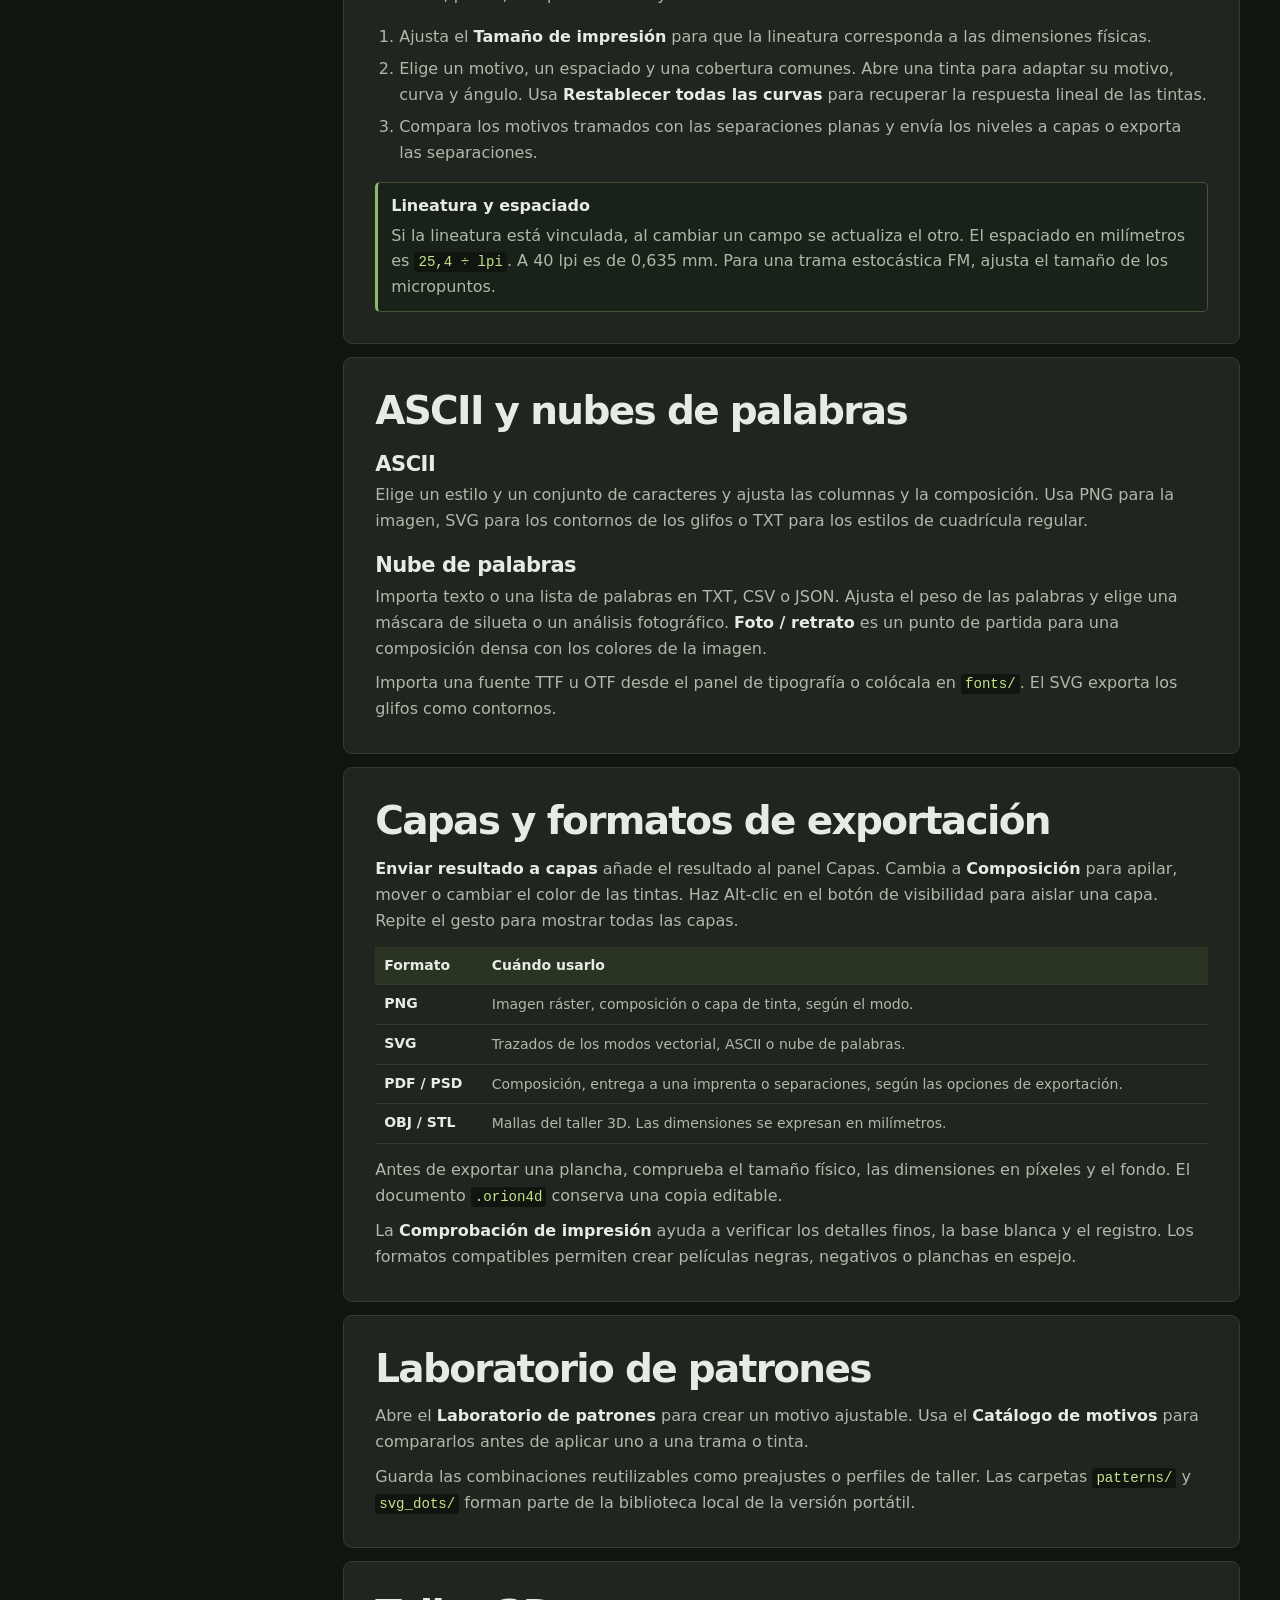
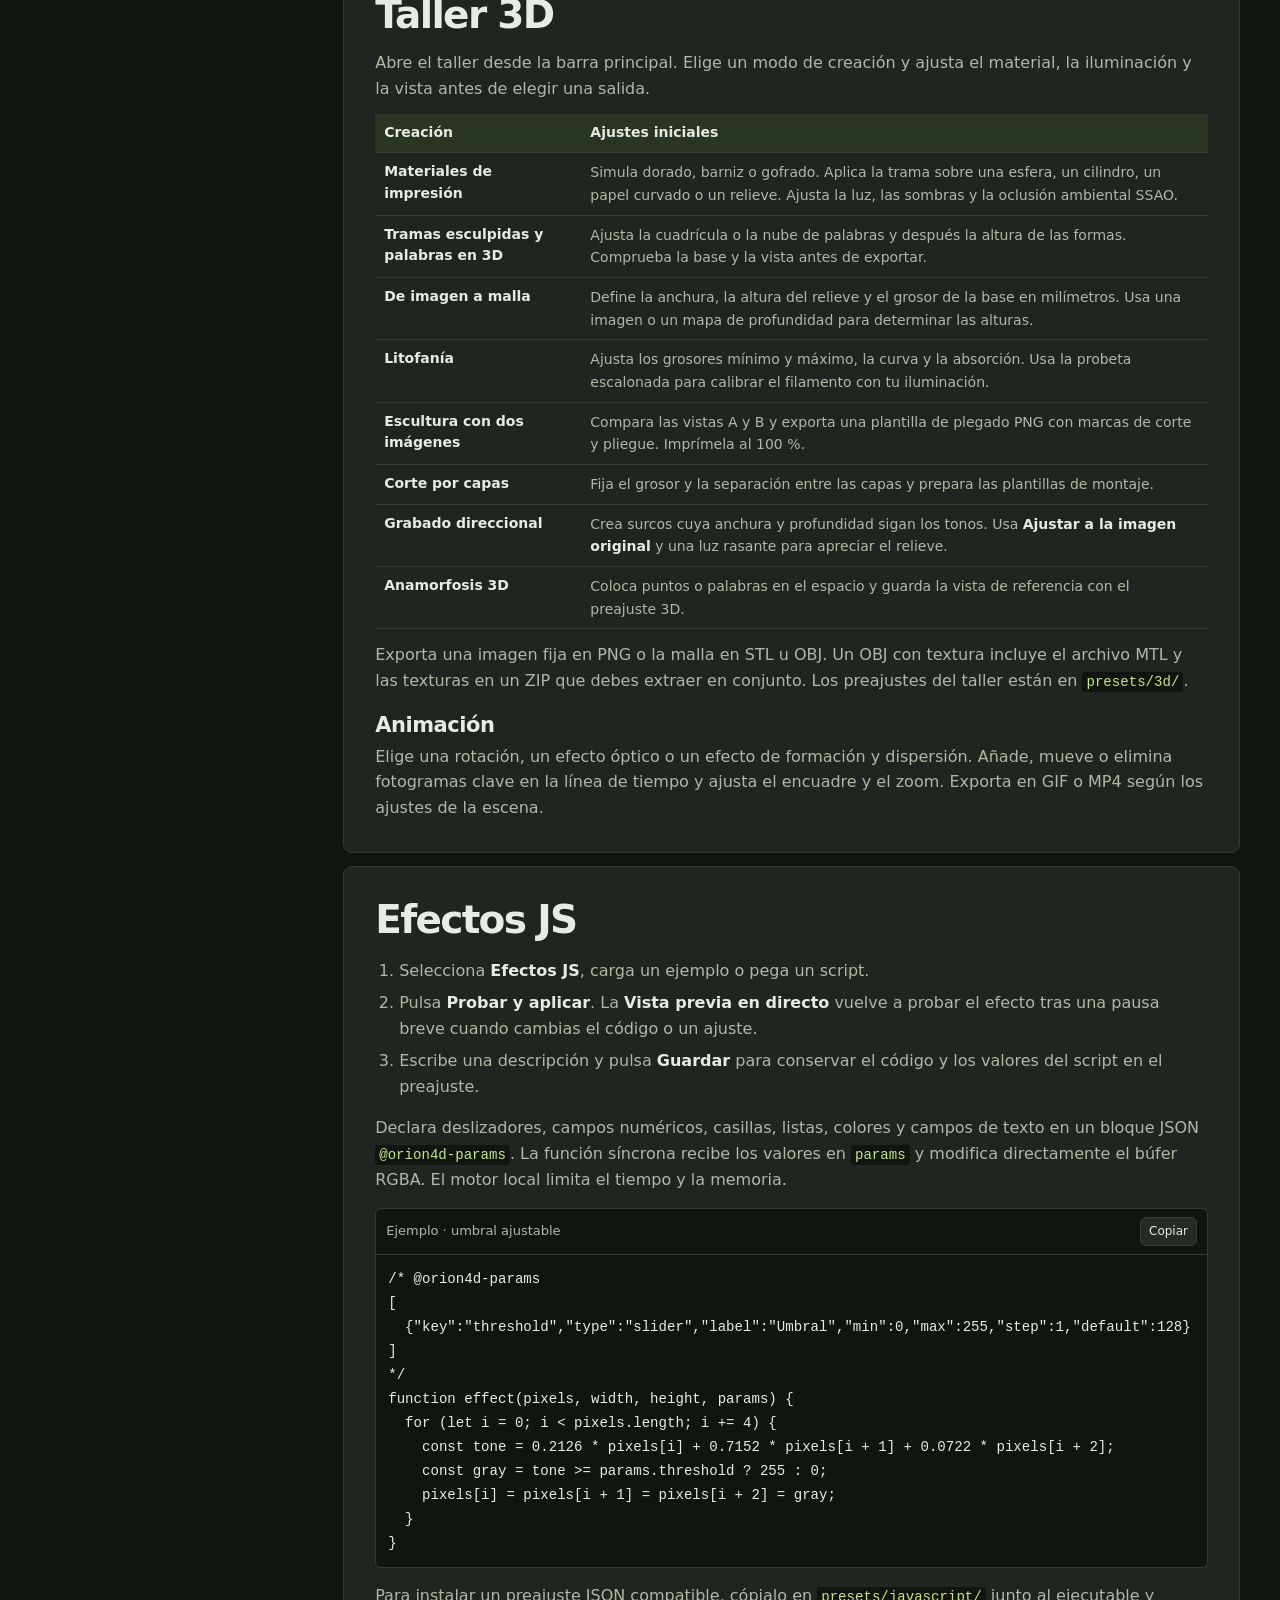
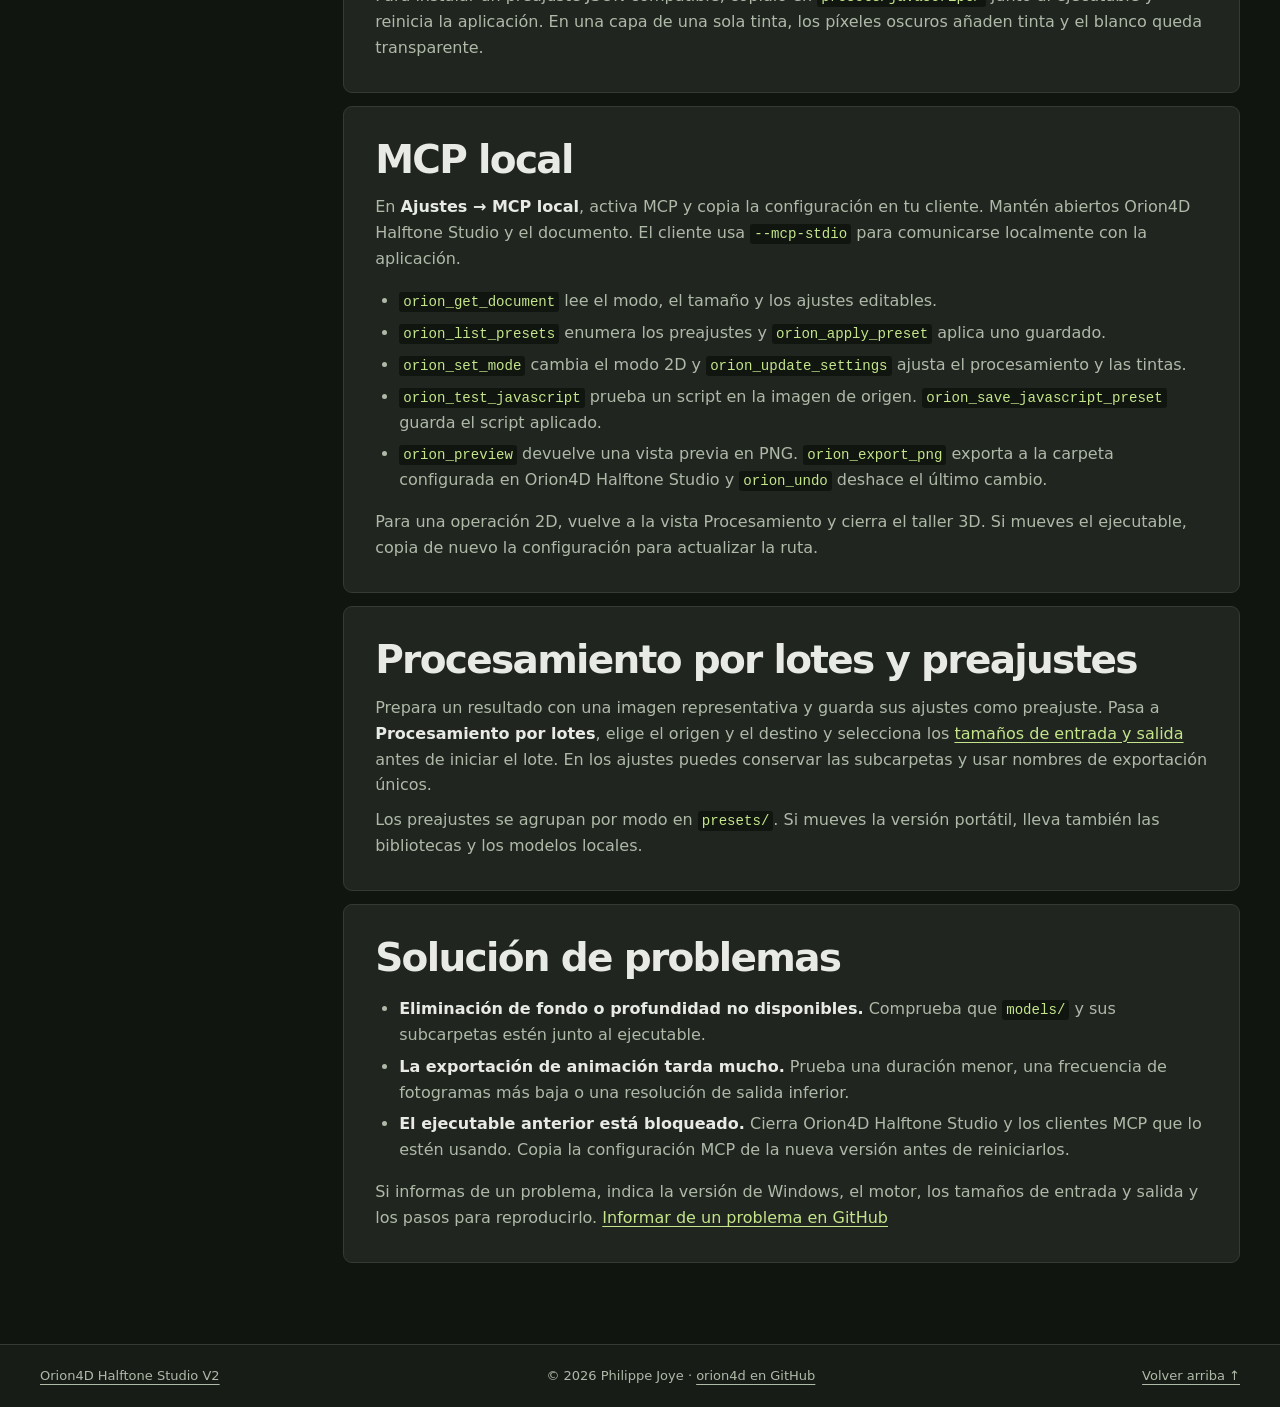
<file: docs/es/documentation.html>
<!doctype html>
<html lang="es">
<head>
  <meta charset="utf-8">
  <meta name="viewport" content="width=device-width, initial-scale=1">
  <meta name="description" content="Guía de Orion4D Halftone Studio V2. Instala la aplicación y descubre las tramas, separaciones, efectos JavaScript, MCP y el taller 3D.">
  <meta name="theme-color" content="#171c17">
  <!-- alternates:start -->
  <link rel="alternate" hreflang="fr" href="../documentation.html">
  <link rel="alternate" hreflang="en" href="../en/documentation.html">
  <link rel="alternate" hreflang="de" href="../de/documentation.html">
  <link rel="alternate" hreflang="it" href="../it/documentation.html">
  <link rel="alternate" hreflang="es" href="documentation.html">
  <link rel="alternate" hreflang="x-default" href="../documentation.html">
  <!-- alternates:end -->
  <title>Documentación — Orion4D Halftone Studio V2</title>
  <link rel="icon" href="../assets/orion.png">
  <link rel="stylesheet" href="../assets/site.css">
  <script src="../assets/site.js" defer></script>
</head>
<body class="docs">
  <a class="skip" href="#contenu">Ir al contenido</a>
  <header class="site-head">
    <div class="wrap head-inner">
      <a class="brand" href="index.html" aria-label="Orion4D Halftone Studio, inicio"><img src="../assets/orion.png" width="38" height="38" alt=""><span>Orion4D Halftone Studio <small>Taller de imagen y motivos · Procesamiento local</small></span></a>
      <nav class="site-nav" aria-label="Navegación principal">
        <div class="nav-tabs">
          <a href="index.html#outils">Herramientas</a>
          <a href="index.html#galerie">Galería</a>
          <a href="documentation.html" aria-current="page">Documentación</a>
        </div>
        <a class="nav-download" href="https://github.com/orion4d/Orion4D_Halftone_Studio/releases">Descargar</a>
        <!-- languages:start -->
        <details class="language-picker">
          <summary aria-label="Idioma · Español">Español</summary>
          <ul>
            <li><a href="../documentation.html" lang="fr" hreflang="fr">Français</a></li>
            <li><a href="../en/documentation.html" lang="en" hreflang="en">English</a></li>
            <li><a href="../de/documentation.html" lang="de" hreflang="de">Deutsch</a></li>
            <li><a href="../it/documentation.html" lang="it" hreflang="it">Italiano</a></li>
            <li><a href="documentation.html" lang="es" hreflang="es" aria-current="page">Español</a></li>
          </ul>
        </details>
        <!-- languages:end -->
      </nav>
    </div>
  </header>
  <main id="contenu">
    <div class="docs-hero">
      <div class="wrap">
        <p class="kicker"><span class="status-dot" aria-hidden="true"></span> V2.0.0</p>
        <h1>Documentación</h1>
        <p>Encuentra los pasos y formatos para tu proyecto, desde los ajustes de trama hasta la exportación para impresión o modelado 3D.</p>
      </div>
    </div>
    <div class="wrap docs-layout">
      <aside class="docs-aside">
        <div class="docs-search" hidden>
          <label for="doc-search">Buscar en la guía</label>
          <input type="search" id="doc-search" placeholder="P. ej. lineatura, SVG, 3D" autocomplete="off">
          <p class="search-status" id="doc-status" role="status" data-one="{count} capítulo encontrado" data-many="{count} capítulos encontrados"></p>
        </div>
        <nav aria-label="Índice de la documentación" class="docs-nav">
          <p class="kicker">ÍNDICE</p>
          <a href="#installation">Instalación y actualizaciones</a>
          <a href="#demarrer">Primeros pasos</a>
          <a href="#retouche">Retoque y profundidad</a>
          <a href="#trames">Puntos vectoriales y de píxel</a>
          <a href="#impression">Impresión y tintas</a>
          <a href="#typographie">ASCII y nubes de palabras</a>
          <a href="#composition">Capas y formatos de exportación</a>
          <a href="#motifs">Laboratorio de patrones</a>
          <a href="#relief">Taller 3D</a>
          <a href="#javascript">Efectos JS</a>
          <a href="#mcp">MCP local</a>
          <a href="#lot">Procesamiento por lotes y preajustes</a>
          <a href="#depannage">Solución de problemas</a>
        </nav>
      </aside>
      <div class="docs-content">
        <p class="no-results" hidden>Ningún capítulo coincide con la búsqueda. Prueba con «tinta», «capa» o «relieve».</p>
        <article class="topic" id="installation">
          <h2>Instalar o actualizar</h2>
          <ol>
            <li>Descarga <code>Orion4D-Halftone-Studio-V2-Windows-x64.zip</code> desde la página de versiones de GitHub.</li>
            <li>Extrae el archivo en una carpeta donde puedas escribir y ejecuta <code>Orion4D-Halftone-Studio-Portable-2.0.0.exe</code>. La aplicación es portátil.</li>
            <li>Mantén <code>models/</code> junto al ejecutable para recortar fondos y generar mapas de profundidad sin conexión.</li>
            <li>En <strong>Ajustes</strong>, elige el idioma, la escala de la interfaz entre el 80 % y el 130 % y la carpeta de salida. Pulsa <strong>Guardar settings.json</strong>.</li>
          </ol>
          <p>Para actualizar, extrae la nueva versión en una carpeta distinta y copia los preajustes, fuentes, SVG y preferencias que quieras conservar. Abre los proyectos <code>.orion4d</code> desde el menú <strong>Archivo</strong>.</p>
          <p>Orion4D Halftone Studio es gratuito, con donaciones opcionales. El paquete incluye la licencia V2 y los avisos de los componentes de terceros.</p>
          <a class="button button-lime" href="https://github.com/orion4d/Orion4D_Halftone_Studio/releases">Versiones en GitHub <span aria-hidden="true">↗</span></a>
        </article>
        <article class="topic" id="demarrer">
          <h2>Crear tu primera trama</h2>
          <p>Cambia de modo en la barra superior. Los ajustes están a la izquierda, la vista previa en el centro y las capas a la derecha.</p>
          <ol>
            <li>En <strong>Imagen única</strong>, haz clic en <strong>Abrir / reemplazar imagen</strong> y elige el archivo de origen.</li>
            <li>Elige <strong>Puntos vectoriales</strong> para formas exportables a SVG o <strong>Puntos de píxel</strong> para un resultado ráster.</li>
            <li>Ajusta el espaciado y la forma. Usa <strong>Antes / Después</strong> para comparar el resultado con la imagen original.</li>
            <li>Selecciona el formato y el tamaño de salida en la parte superior de la ventana y haz clic en <strong>Exportar</strong>. Guarda el documento para conservar los ajustes.</li>
          </ol>
          <h3 id="dimensions">Tamaños de entrada y salida</h3>
          <p><strong>Tamaño de entrada</strong> establece las dimensiones de trabajo antes del procesamiento. Conserva el original, elige un porcentaje del 25 % al 200 % o fija el lado mayor entre 1024 y 8192 px. El cambio de tamaño conserva las proporciones y la transparencia. El documento retiene la imagen original.</p>
          <div class="callout"><strong>Exportar al tamaño de trabajo</strong><p>Elige <strong>Original</strong> como tamaño de salida para usar las dimensiones de trabajo. Para obtener otras dimensiones, fija la longitud del lado mayor o el tamaño de impresión. El lado mayor de una entrada redimensionada se limita a 8192 px.</p></div>
          <figure class="doc-figure"><img src="../assets/interface-es.webp" width="1440" height="920" alt="Interfaz de Orion4D Halftone Studio V2 con ajustes de separación a la izquierda, una composición tramada en el centro y capas a la derecha" loading="lazy"><figcaption>Vista de Imagen única en modo Avanzado. El tamaño de entrada está en la barra superior.</figcaption></figure>
        </article>
        <article class="topic" id="retouche">
          <h2>Retoque y profundidad</h2>
          <p>Usa <strong>Retoque B/N</strong> para preparar los tonos de una trama monocromática. Comprueba que las sombras y las luces conserven los detalles que quieres imprimir.</p>
          <p>La eliminación de fondo usa modelos locales. Ajusta el umbral de la máscara y la suavidad del borde y exporta la imagen recortada en PNG.</p>
          <p>En <strong>Relieve de la trama</strong>, genera o importa un mapa de profundidad y activa el relieve. La intensidad, la dirección y el suavizado controlan la deformación del motivo. La miniatura muestra el mapa incluso cuando el lienzo presenta la imagen procesada.</p>
          <p>En <strong>Normal Map</strong>, genera normales a partir de la profundidad o importa un mapa PNG. Activa su influencia para adaptar la trama a la superficie.</p>
        </article>
        <article class="topic" id="trames">
          <h2>Puntos vectoriales y de píxel</h2>
          <h3>Puntos vectoriales</h3>
          <p>Ajusta la cuadrícula, el espaciado y la forma del punto. El <strong>Taller vectorial</strong> también ofrece rayado continuo, puntillismo adaptativo y contornos Bézier. La precisión de análisis determina la geometría. Una mayor resolución de exportación la reproduce con más detalle.</p>
          <p>Para usar una forma SVG personalizada, colócala en <code>svg_dots/</code> junto al ejecutable. Selecciona el estilo SVG personalizado y recarga la lista de formas.</p>
          <h3>Puntos de píxel</h3>
          <p>Ajusta el muestreo, el procesamiento ráster y la generación de motivos. Compara los motivos al tamaño de exportación previsto. PNG conserva el resultado ráster. Selecciona RGB de 1 bit para aplicar un umbral.</p>
        </article>
        <article class="topic" id="impression">
          <h2>Impresión y tintas</h2>
          <p>En <strong>Avanzado → Separaciones</strong>, elige <strong>Impresión</strong> y selecciona CMYK, bicromía, tricromía o multitinta. Con cuatro a ocho tintas puedes calcular la asignación o importar un perfil ICC de salida.</p>
          <p>La paleta multitinta parte de CMYK, naranja y verde. Las muestras de tintas planas ofrecen tonos variados, pastel, complementarios y terciarios.</p>
          <ol>
            <li>Ajusta el <strong>Tamaño de impresión</strong> para que la lineatura corresponda a las dimensiones físicas.</li>
            <li>Elige un motivo, un espaciado y una cobertura comunes. Abre una tinta para adaptar su motivo, curva y ángulo. Usa <strong>Restablecer todas las curvas</strong> para recuperar la respuesta lineal de las tintas.</li>
            <li>Compara los motivos tramados con las separaciones planas y envía los niveles a capas o exporta las separaciones.</li>
          </ol>
          <div class="callout"><strong>Lineatura y espaciado</strong><p>Si la lineatura está vinculada, al cambiar un campo se actualiza el otro. El espaciado en milímetros es <code>25,4 ÷ lpi</code>. A 40 lpi es de 0,635 mm. Para una trama estocástica FM, ajusta el tamaño de los micropuntos.</p></div>
        </article>
        <article class="topic" id="typographie">
          <h2>ASCII y nubes de palabras</h2>
          <h3>ASCII</h3>
          <p>Elige un estilo y un conjunto de caracteres y ajusta las columnas y la composición. Usa PNG para la imagen, SVG para los contornos de los glifos o TXT para los estilos de cuadrícula regular.</p>
          <h3>Nube de palabras</h3>
          <p>Importa texto o una lista de palabras en TXT, CSV o JSON. Ajusta el peso de las palabras y elige una máscara de silueta o un análisis fotográfico. <strong>Foto / retrato</strong> es un punto de partida para una composición densa con los colores de la imagen.</p>
          <p>Importa una fuente TTF u OTF desde el panel de tipografía o colócala en <code>fonts/</code>. El SVG exporta los glifos como contornos.</p>
        </article>
        <article class="topic" id="composition">
          <h2>Capas y formatos de exportación</h2>
          <p><strong>Enviar resultado a capas</strong> añade el resultado al panel Capas. Cambia a <strong>Composición</strong> para apilar, mover o cambiar el color de las tintas. Haz Alt-clic en el botón de visibilidad para aislar una capa. Repite el gesto para mostrar todas las capas.</p>
          <div class="table-wrap"><table><thead><tr><th>Formato</th><th>Cuándo usarlo</th></tr></thead><tbody>
            <tr><th scope="row">PNG</th><td>Imagen ráster, composición o capa de tinta, según el modo.</td></tr>
            <tr><th scope="row">SVG</th><td>Trazados de los modos vectorial, ASCII o nube de palabras.</td></tr>
            <tr><th scope="row">PDF / PSD</th><td>Composición, entrega a una imprenta o separaciones, según las opciones de exportación.</td></tr>
            <tr><th scope="row">OBJ / STL</th><td>Mallas del taller 3D. Las dimensiones se expresan en milímetros.</td></tr>
          </tbody></table></div>
          <p>Antes de exportar una plancha, comprueba el tamaño físico, las dimensiones en píxeles y el fondo. El documento <code>.orion4d</code> conserva una copia editable.</p>
          <p>La <strong>Comprobación de impresión</strong> ayuda a verificar los detalles finos, la base blanca y el registro. Los formatos compatibles permiten crear películas negras, negativos o planchas en espejo.</p>
        </article>
        <article class="topic" id="motifs">
          <h2>Laboratorio de patrones</h2>
          <p>Abre el <strong>Laboratorio de patrones</strong> para crear un motivo ajustable. Usa el <strong>Catálogo de motivos</strong> para compararlos antes de aplicar uno a una trama o tinta.</p>
          <p>Guarda las combinaciones reutilizables como preajustes o perfiles de taller. Las carpetas <code>patterns/</code> y <code>svg_dots/</code> forman parte de la biblioteca local de la versión portátil.</p>
        </article>
        <article class="topic" id="relief">
          <h2>Taller 3D</h2>
          <p>Abre el taller desde la barra principal. Elige un modo de creación y ajusta el material, la iluminación y la vista antes de elegir una salida.</p>
          <div class="table-wrap"><table><thead><tr><th>Creación</th><th>Ajustes iniciales</th></tr></thead><tbody>
            <tr><th scope="row">Materiales de impresión</th><td>Simula dorado, barniz o gofrado. Aplica la trama sobre una esfera, un cilindro, un papel curvado o un relieve. Ajusta la luz, las sombras y la oclusión ambiental SSAO.</td></tr>
            <tr><th scope="row">Tramas esculpidas y palabras en 3D</th><td>Ajusta la cuadrícula o la nube de palabras y después la altura de las formas. Comprueba la base y la vista antes de exportar.</td></tr>
            <tr><th scope="row">De imagen a malla</th><td>Define la anchura, la altura del relieve y el grosor de la base en milímetros. Usa una imagen o un mapa de profundidad para determinar las alturas.</td></tr>
            <tr><th scope="row">Litofanía</th><td>Ajusta los grosores mínimo y máximo, la curva y la absorción. Usa la probeta escalonada para calibrar el filamento con tu iluminación.</td></tr>
            <tr><th scope="row">Escultura con dos imágenes</th><td>Compara las vistas A y B y exporta una plantilla de plegado PNG con marcas de corte y pliegue. Imprímela al 100 %.</td></tr>
            <tr><th scope="row">Corte por capas</th><td>Fija el grosor y la separación entre las capas y prepara las plantillas de montaje.</td></tr>
            <tr><th scope="row">Grabado direccional</th><td>Crea surcos cuya anchura y profundidad sigan los tonos. Usa <strong>Ajustar a la imagen original</strong> y una luz rasante para apreciar el relieve.</td></tr>
            <tr><th scope="row">Anamorfosis 3D</th><td>Coloca puntos o palabras en el espacio y guarda la vista de referencia con el preajuste 3D.</td></tr>
          </tbody></table></div>
          <p>Exporta una imagen fija en PNG o la malla en STL u OBJ. Un OBJ con textura incluye el archivo MTL y las texturas en un ZIP que debes extraer en conjunto. Los preajustes del taller están en <code>presets/3d/</code>.</p>
          <h3>Animación</h3>
          <p>Elige una rotación, un efecto óptico o un efecto de formación y dispersión. Añade, mueve o elimina fotogramas clave en la línea de tiempo y ajusta el encuadre y el zoom. Exporta en GIF o MP4 según los ajustes de la escena.</p>
        </article>
        <article class="topic" id="javascript">
          <h2>Efectos JS</h2>
          <ol>
            <li>Selecciona <strong>Efectos JS</strong>, carga un ejemplo o pega un script.</li>
            <li>Pulsa <strong>Probar y aplicar</strong>. La <strong>Vista previa en directo</strong> vuelve a probar el efecto tras una pausa breve cuando cambias el código o un ajuste.</li>
            <li>Escribe una descripción y pulsa <strong>Guardar</strong> para conservar el código y los valores del script en el preajuste.</li>
          </ol>
          <p>Declara deslizadores, campos numéricos, casillas, listas, colores y campos de texto en un bloque JSON <code>@orion4d-params</code>. La función síncrona recibe los valores en <code>params</code> y modifica directamente el búfer RGBA. El motor local limita el tiempo y la memoria.</p>
          <div class="code-block">
            <div class="code-head"><span data-label>Ejemplo · umbral ajustable</span><button type="button" data-copy="seuil-code" data-copied="Copiado" data-selected="Texto seleccionado" hidden>Copiar</button></div>
            <pre id="seuil-code"><code>/* @orion4d-params
[
  {"key":"threshold","type":"slider","label":"Umbral","min":0,"max":255,"step":1,"default":128}
]
*/
function effect(pixels, width, height, params) {
  for (let i = 0; i &lt; pixels.length; i += 4) {
    const tone = 0.2126 * pixels[i] + 0.7152 * pixels[i + 1] + 0.0722 * pixels[i + 2];
    const gray = tone &gt;= params.threshold ? 255 : 0;
    pixels[i] = pixels[i + 1] = pixels[i + 2] = gray;
  }
}</code></pre>
          </div>
          <p>Para instalar un preajuste JSON compatible, cópialo en <code>presets/javascript/</code> junto al ejecutable y reinicia la aplicación. En una capa de una sola tinta, los píxeles oscuros añaden tinta y el blanco queda transparente.</p>
        </article>
        <article class="topic" id="mcp">
          <h2>MCP local</h2>
          <p>En <strong>Ajustes → MCP local</strong>, activa MCP y copia la configuración en tu cliente. Mantén abiertos Orion4D Halftone Studio y el documento. El cliente usa <code>--mcp-stdio</code> para comunicarse localmente con la aplicación.</p>
          <ul>
            <li><code>orion_get_document</code> lee el modo, el tamaño y los ajustes editables.</li>
            <li><code>orion_list_presets</code> enumera los preajustes y <code>orion_apply_preset</code> aplica uno guardado.</li>
            <li><code>orion_set_mode</code> cambia el modo 2D y <code>orion_update_settings</code> ajusta el procesamiento y las tintas.</li>
            <li><code>orion_test_javascript</code> prueba un script en la imagen de origen. <code>orion_save_javascript_preset</code> guarda el script aplicado.</li>
            <li><code>orion_preview</code> devuelve una vista previa en PNG. <code>orion_export_png</code> exporta a la carpeta configurada en Orion4D Halftone Studio y <code>orion_undo</code> deshace el último cambio.</li>
          </ul>
          <p>Para una operación 2D, vuelve a la vista Procesamiento y cierra el taller 3D. Si mueves el ejecutable, copia de nuevo la configuración para actualizar la ruta.</p>
        </article>
        <article class="topic" id="lot">
          <h2>Procesamiento por lotes y preajustes</h2>
          <p>Prepara un resultado con una imagen representativa y guarda sus ajustes como preajuste. Pasa a <strong>Procesamiento por lotes</strong>, elige el origen y el destino y selecciona los <a href="#dimensions">tamaños de entrada y salida</a> antes de iniciar el lote. En los ajustes puedes conservar las subcarpetas y usar nombres de exportación únicos.</p>
          <p>Los preajustes se agrupan por modo en <code>presets/</code>. Si mueves la versión portátil, lleva también las bibliotecas y los modelos locales.</p>
        </article>
        <article class="topic" id="depannage">
          <h2>Solución de problemas</h2>
          <ul>
            <li><strong>Eliminación de fondo o profundidad no disponibles.</strong> Comprueba que <code>models/</code> y sus subcarpetas estén junto al ejecutable.</li>
            <li><strong>La exportación de animación tarda mucho.</strong> Prueba una duración menor, una frecuencia de fotogramas más baja o una resolución de salida inferior.</li>
            <li><strong>El ejecutable anterior está bloqueado.</strong> Cierra Orion4D Halftone Studio y los clientes MCP que lo estén usando. Copia la configuración MCP de la nueva versión antes de reiniciarlos.</li>
          </ul>
          <p>Si informas de un problema, indica la versión de Windows, el motor, los tamaños de entrada y salida y los pasos para reproducirlo. <a href="https://github.com/orion4d/Orion4D_Halftone_Studio/issues">Informar de un problema en GitHub</a></p>
        </article>
      </div>
    </div>
  </main>
  <footer class="site-foot"><div class="wrap foot-inner"><a href="index.html">Orion4D Halftone Studio V2</a><span>© 2026 Philippe Joye · <a href="https://github.com/orion4d">orion4d en GitHub</a></span><a href="#contenu">Volver arriba ↑</a></div></footer>
</body>
</html>
</file>
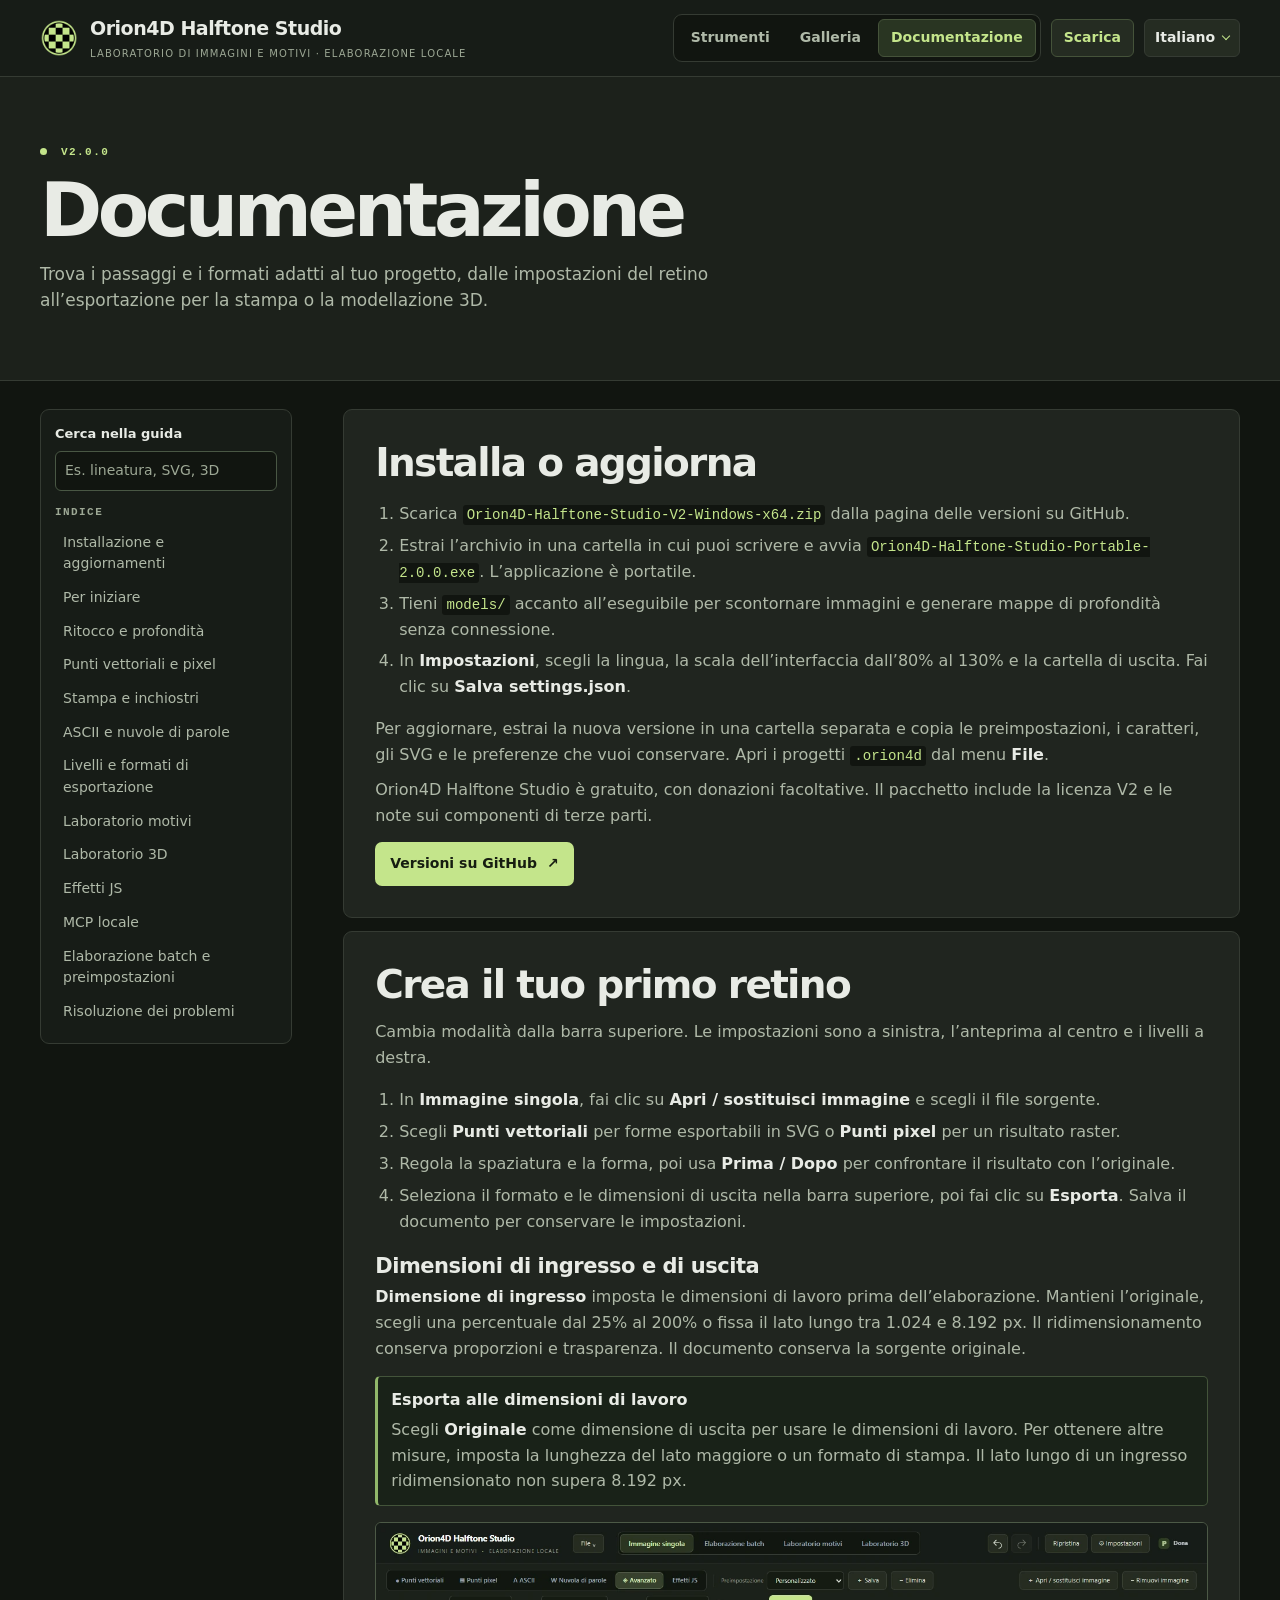
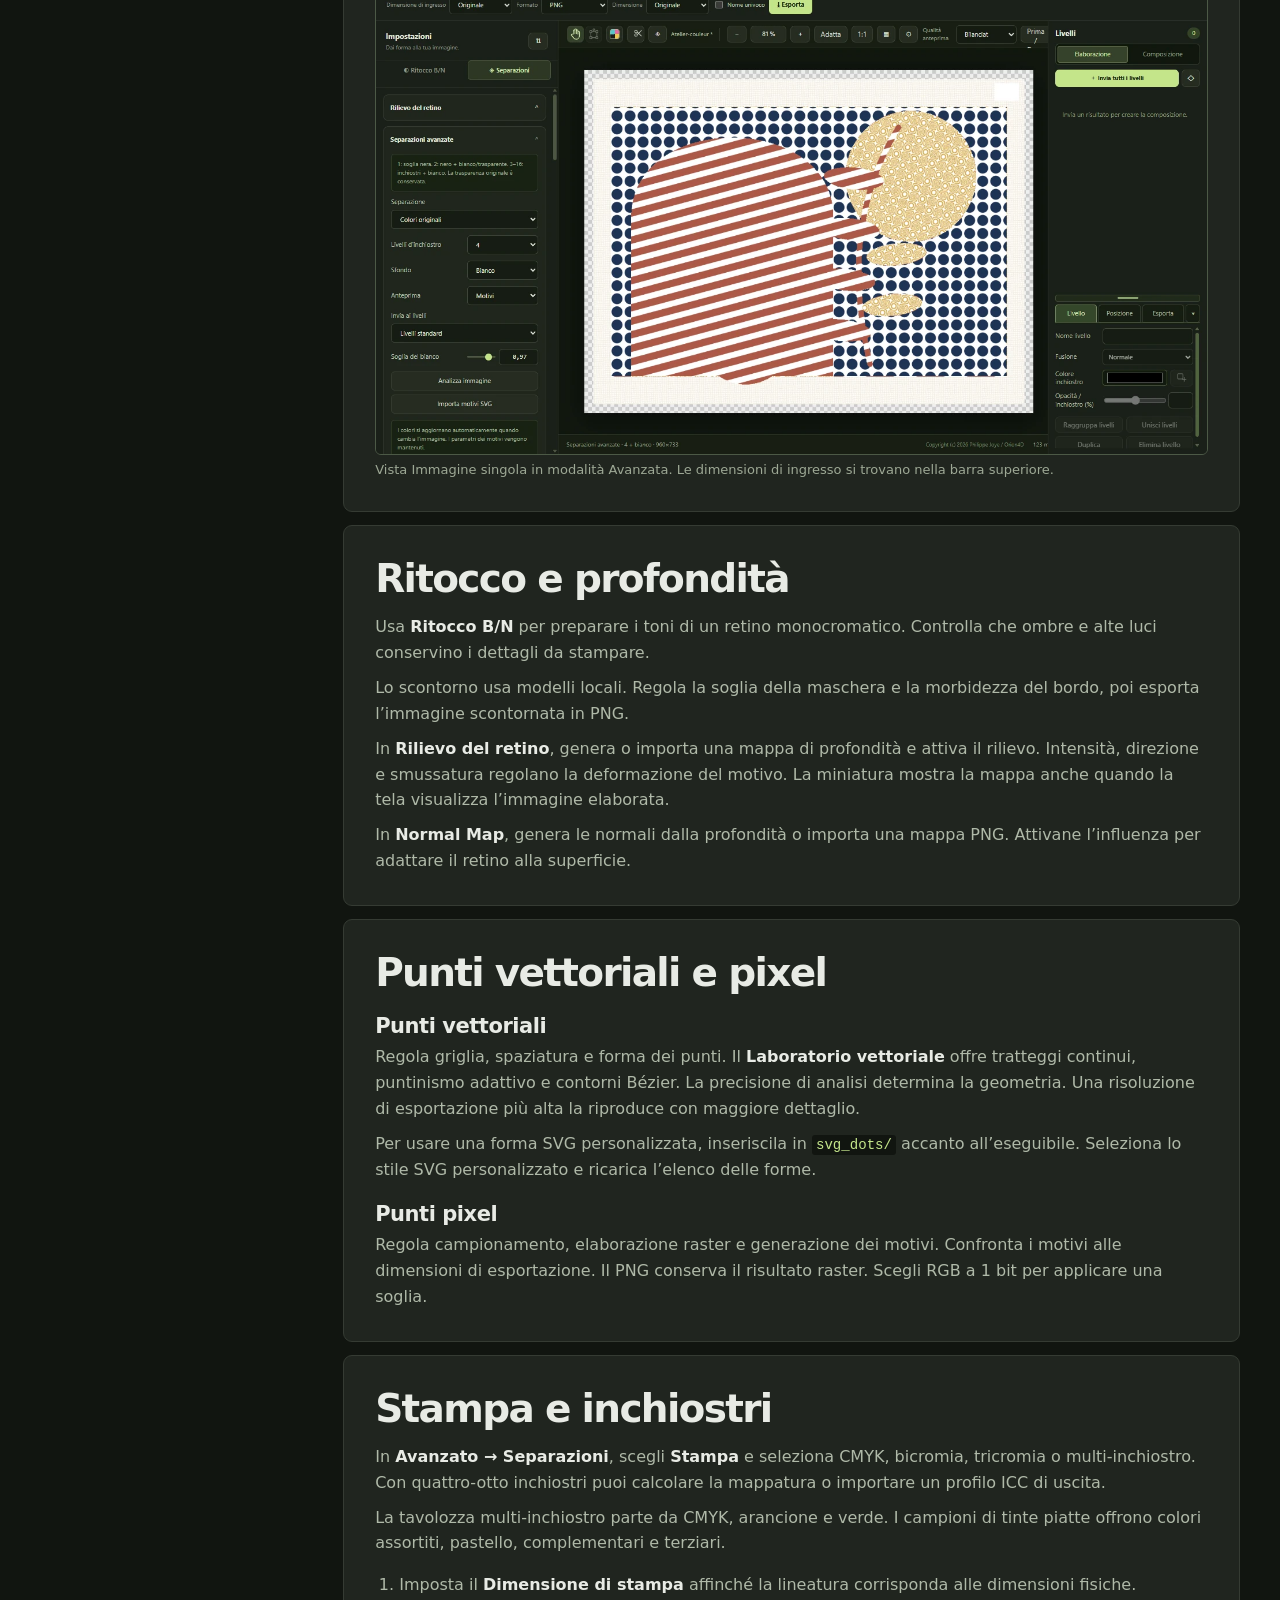
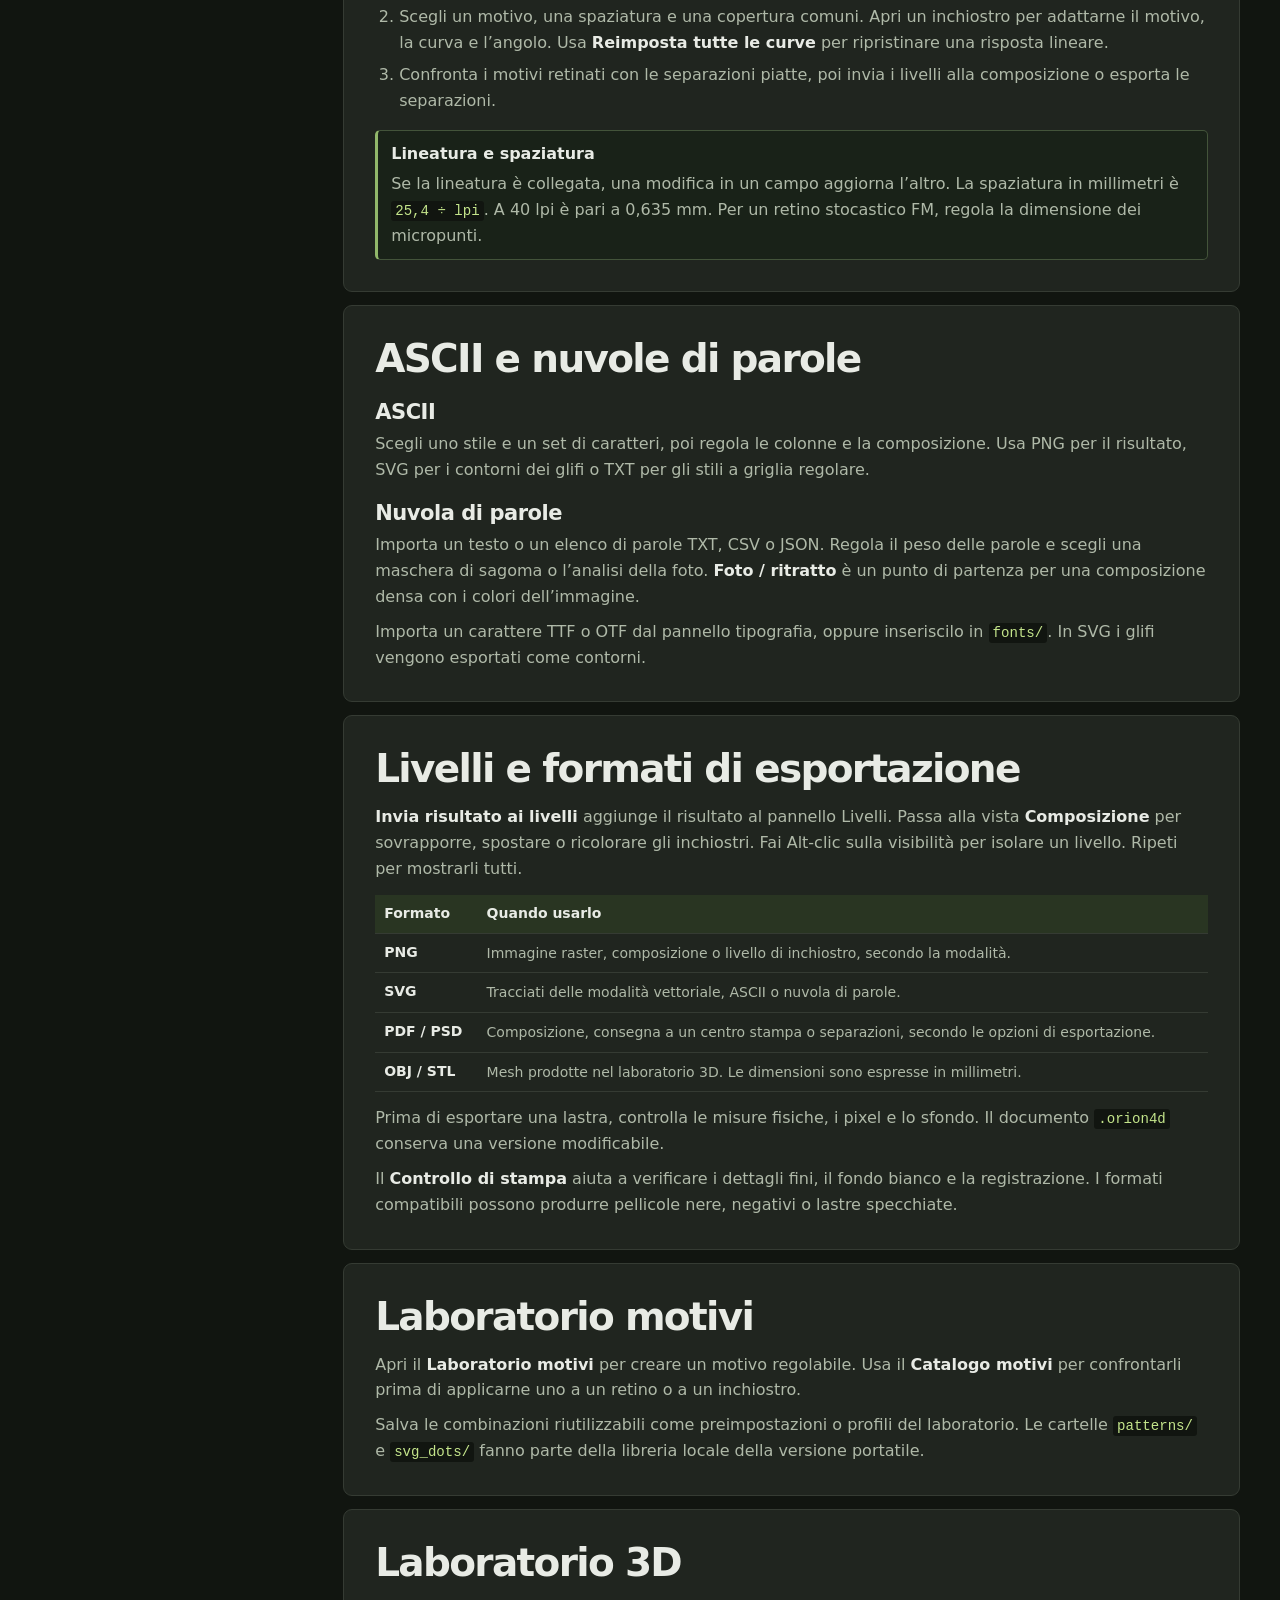
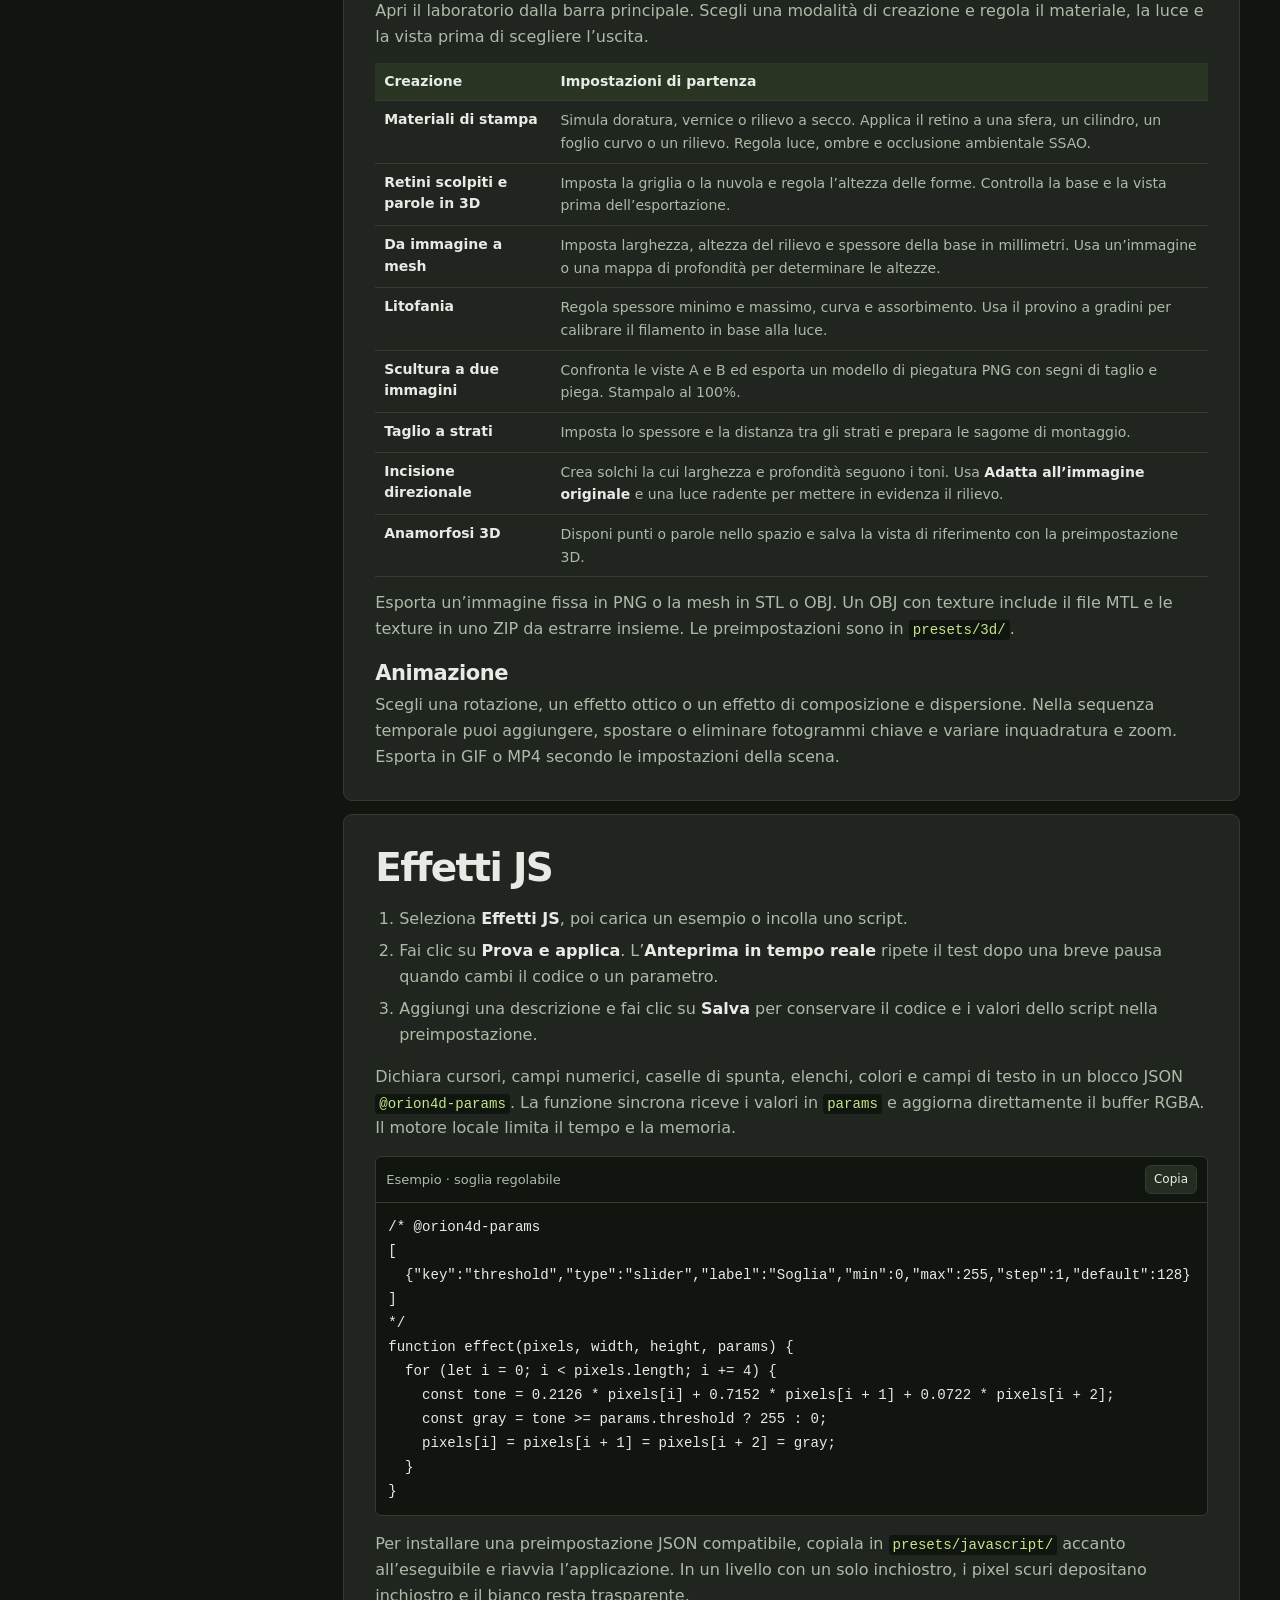
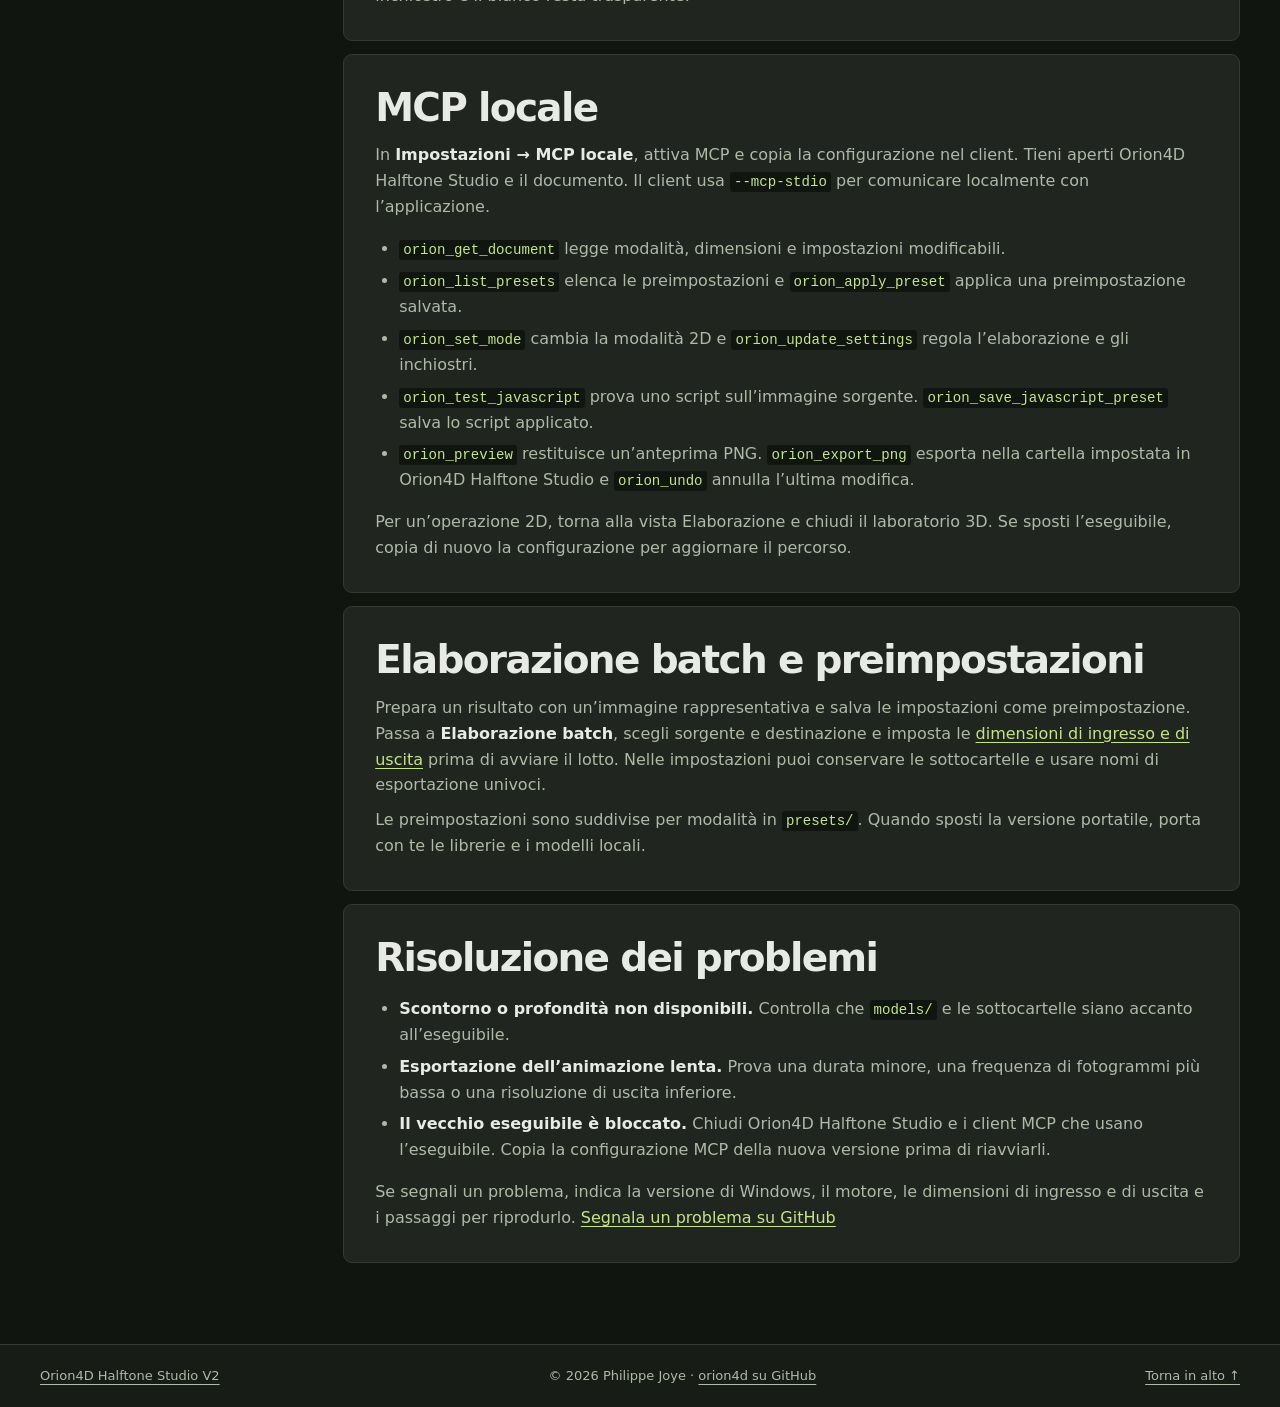
<file: docs/it/documentation.html>
<!doctype html>
<html lang="it">
<head>
  <meta charset="utf-8">
  <meta name="viewport" content="width=device-width, initial-scale=1">
  <meta name="description" content="Guida di Orion4D Halftone Studio V2. Installa l’applicazione e scopri retini, separazioni, effetti JavaScript, MCP e laboratorio 3D.">
  <meta name="theme-color" content="#171c17">
  <!-- alternates:start -->
  <link rel="alternate" hreflang="fr" href="../documentation.html">
  <link rel="alternate" hreflang="en" href="../en/documentation.html">
  <link rel="alternate" hreflang="de" href="../de/documentation.html">
  <link rel="alternate" hreflang="it" href="documentation.html">
  <link rel="alternate" hreflang="es" href="../es/documentation.html">
  <link rel="alternate" hreflang="x-default" href="../documentation.html">
  <!-- alternates:end -->
  <title>Documentazione — Orion4D Halftone Studio V2</title>
  <link rel="icon" href="../assets/orion.png">
  <link rel="stylesheet" href="../assets/site.css">
  <script src="../assets/site.js" defer></script>
</head>
<body class="docs">
  <a class="skip" href="#contenu">Vai al contenuto</a>
  <header class="site-head">
    <div class="wrap head-inner">
      <a class="brand" href="index.html" aria-label="Orion4D Halftone Studio, pagina iniziale"><img src="../assets/orion.png" width="38" height="38" alt=""><span>Orion4D Halftone Studio <small>Laboratorio di immagini e motivi · Elaborazione locale</small></span></a>
      <nav class="site-nav" aria-label="Navigazione principale">
        <div class="nav-tabs">
          <a href="index.html#outils">Strumenti</a>
          <a href="index.html#galerie">Galleria</a>
          <a href="documentation.html" aria-current="page">Documentazione</a>
        </div>
        <a class="nav-download" href="https://github.com/orion4d/Orion4D_Halftone_Studio/releases">Scarica</a>
        <!-- languages:start -->
        <details class="language-picker">
          <summary aria-label="Lingua · Italiano">Italiano</summary>
          <ul>
            <li><a href="../documentation.html" lang="fr" hreflang="fr">Français</a></li>
            <li><a href="../en/documentation.html" lang="en" hreflang="en">English</a></li>
            <li><a href="../de/documentation.html" lang="de" hreflang="de">Deutsch</a></li>
            <li><a href="documentation.html" lang="it" hreflang="it" aria-current="page">Italiano</a></li>
            <li><a href="../es/documentation.html" lang="es" hreflang="es">Español</a></li>
          </ul>
        </details>
        <!-- languages:end -->
      </nav>
    </div>
  </header>
  <main id="contenu">
    <div class="docs-hero">
      <div class="wrap">
        <p class="kicker"><span class="status-dot" aria-hidden="true"></span> V2.0.0</p>
        <h1>Documentazione</h1>
        <p>Trova i passaggi e i formati adatti al tuo progetto, dalle impostazioni del retino all’esportazione per la stampa o la modellazione 3D.</p>
      </div>
    </div>
    <div class="wrap docs-layout">
      <aside class="docs-aside">
        <div class="docs-search" hidden>
          <label for="doc-search">Cerca nella guida</label>
          <input type="search" id="doc-search" placeholder="Es. lineatura, SVG, 3D" autocomplete="off">
          <p class="search-status" id="doc-status" role="status" data-one="{count} capitolo trovato" data-many="{count} capitoli trovati"></p>
        </div>
        <nav aria-label="Indice della documentazione" class="docs-nav">
          <p class="kicker">INDICE</p>
          <a href="#installation">Installazione e aggiornamenti</a>
          <a href="#demarrer">Per iniziare</a>
          <a href="#retouche">Ritocco e profondità</a>
          <a href="#trames">Punti vettoriali e pixel</a>
          <a href="#impression">Stampa e inchiostri</a>
          <a href="#typographie">ASCII e nuvole di parole</a>
          <a href="#composition">Livelli e formati di esportazione</a>
          <a href="#motifs">Laboratorio motivi</a>
          <a href="#relief">Laboratorio 3D</a>
          <a href="#javascript">Effetti JS</a>
          <a href="#mcp">MCP locale</a>
          <a href="#lot">Elaborazione batch e preimpostazioni</a>
          <a href="#depannage">Risoluzione dei problemi</a>
        </nav>
      </aside>
      <div class="docs-content">
        <p class="no-results" hidden>Nessun capitolo corrisponde alla ricerca. Prova una parola come «inchiostro», «livello» o «rilievo».</p>
        <article class="topic" id="installation">
          <h2>Installa o aggiorna</h2>
          <ol>
            <li>Scarica <code>Orion4D-Halftone-Studio-V2-Windows-x64.zip</code> dalla pagina delle versioni su GitHub.</li>
            <li>Estrai l’archivio in una cartella in cui puoi scrivere e avvia <code>Orion4D-Halftone-Studio-Portable-2.0.0.exe</code>. L’applicazione è portatile.</li>
            <li>Tieni <code>models/</code> accanto all’eseguibile per scontornare immagini e generare mappe di profondità senza connessione.</li>
            <li>In <strong>Impostazioni</strong>, scegli la lingua, la scala dell’interfaccia dall’80% al 130% e la cartella di uscita. Fai clic su <strong>Salva settings.json</strong>.</li>
          </ol>
          <p>Per aggiornare, estrai la nuova versione in una cartella separata e copia le preimpostazioni, i caratteri, gli SVG e le preferenze che vuoi conservare. Apri i progetti <code>.orion4d</code> dal menu <strong>File</strong>.</p>
          <p>Orion4D Halftone Studio è gratuito, con donazioni facoltative. Il pacchetto include la licenza V2 e le note sui componenti di terze parti.</p>
          <a class="button button-lime" href="https://github.com/orion4d/Orion4D_Halftone_Studio/releases">Versioni su GitHub <span aria-hidden="true">↗</span></a>
        </article>
        <article class="topic" id="demarrer">
          <h2>Crea il tuo primo retino</h2>
          <p>Cambia modalità dalla barra superiore. Le impostazioni sono a sinistra, l’anteprima al centro e i livelli a destra.</p>
          <ol>
            <li>In <strong>Immagine singola</strong>, fai clic su <strong>Apri / sostituisci immagine</strong> e scegli il file sorgente.</li>
            <li>Scegli <strong>Punti vettoriali</strong> per forme esportabili in SVG o <strong>Punti pixel</strong> per un risultato raster.</li>
            <li>Regola la spaziatura e la forma, poi usa <strong>Prima / Dopo</strong> per confrontare il risultato con l’originale.</li>
            <li>Seleziona il formato e le dimensioni di uscita nella barra superiore, poi fai clic su <strong>Esporta</strong>. Salva il documento per conservare le impostazioni.</li>
          </ol>
          <h3 id="dimensions">Dimensioni di ingresso e di uscita</h3>
          <p><strong>Dimensione di ingresso</strong> imposta le dimensioni di lavoro prima dell’elaborazione. Mantieni l’originale, scegli una percentuale dal 25% al 200% o fissa il lato lungo tra 1.024 e 8.192 px. Il ridimensionamento conserva proporzioni e trasparenza. Il documento conserva la sorgente originale.</p>
          <div class="callout"><strong>Esporta alle dimensioni di lavoro</strong><p>Scegli <strong>Originale</strong> come dimensione di uscita per usare le dimensioni di lavoro. Per ottenere altre misure, imposta la lunghezza del lato maggiore o un formato di stampa. Il lato lungo di un ingresso ridimensionato non supera 8.192 px.</p></div>
          <figure class="doc-figure"><img src="../assets/interface-it.webp" width="1440" height="920" alt="Interfaccia di Orion4D Halftone Studio V2 con le impostazioni delle separazioni a sinistra, una composizione retinata al centro e i livelli a destra" loading="lazy"><figcaption>Vista Immagine singola in modalità Avanzata. Le dimensioni di ingresso si trovano nella barra superiore.</figcaption></figure>
        </article>
        <article class="topic" id="retouche">
          <h2>Ritocco e profondità</h2>
          <p>Usa <strong>Ritocco B/N</strong> per preparare i toni di un retino monocromatico. Controlla che ombre e alte luci conservino i dettagli da stampare.</p>
          <p>Lo scontorno usa modelli locali. Regola la soglia della maschera e la morbidezza del bordo, poi esporta l’immagine scontornata in PNG.</p>
          <p>In <strong>Rilievo del retino</strong>, genera o importa una mappa di profondità e attiva il rilievo. Intensità, direzione e smussatura regolano la deformazione del motivo. La miniatura mostra la mappa anche quando la tela visualizza l’immagine elaborata.</p>
          <p>In <strong>Normal Map</strong>, genera le normali dalla profondità o importa una mappa PNG. Attivane l’influenza per adattare il retino alla superficie.</p>
        </article>
        <article class="topic" id="trames">
          <h2>Punti vettoriali e pixel</h2>
          <h3>Punti vettoriali</h3>
          <p>Regola griglia, spaziatura e forma dei punti. Il <strong>Laboratorio vettoriale</strong> offre tratteggi continui, puntinismo adattivo e contorni Bézier. La precisione di analisi determina la geometria. Una risoluzione di esportazione più alta la riproduce con maggiore dettaglio.</p>
          <p>Per usare una forma SVG personalizzata, inseriscila in <code>svg_dots/</code> accanto all’eseguibile. Seleziona lo stile SVG personalizzato e ricarica l’elenco delle forme.</p>
          <h3>Punti pixel</h3>
          <p>Regola campionamento, elaborazione raster e generazione dei motivi. Confronta i motivi alle dimensioni di esportazione. Il PNG conserva il risultato raster. Scegli RGB a 1 bit per applicare una soglia.</p>
        </article>
        <article class="topic" id="impression">
          <h2>Stampa e inchiostri</h2>
          <p>In <strong>Avanzato → Separazioni</strong>, scegli <strong>Stampa</strong> e seleziona CMYK, bicromia, tricromia o multi-inchiostro. Con quattro-otto inchiostri puoi calcolare la mappatura o importare un profilo ICC di uscita.</p>
          <p>La tavolozza multi-inchiostro parte da CMYK, arancione e verde. I campioni di tinte piatte offrono colori assortiti, pastello, complementari e terziari.</p>
          <ol>
            <li>Imposta il <strong>Dimensione di stampa</strong> affinché la lineatura corrisponda alle dimensioni fisiche.</li>
            <li>Scegli un motivo, una spaziatura e una copertura comuni. Apri un inchiostro per adattarne il motivo, la curva e l’angolo. Usa <strong>Reimposta tutte le curve</strong> per ripristinare una risposta lineare.</li>
            <li>Confronta i motivi retinati con le separazioni piatte, poi invia i livelli alla composizione o esporta le separazioni.</li>
          </ol>
          <div class="callout"><strong>Lineatura e spaziatura</strong><p>Se la lineatura è collegata, una modifica in un campo aggiorna l’altro. La spaziatura in millimetri è <code>25,4 ÷ lpi</code>. A 40 lpi è pari a 0,635 mm. Per un retino stocastico FM, regola la dimensione dei micropunti.</p></div>
        </article>
        <article class="topic" id="typographie">
          <h2>ASCII e nuvole di parole</h2>
          <h3>ASCII</h3>
          <p>Scegli uno stile e un set di caratteri, poi regola le colonne e la composizione. Usa PNG per il risultato, SVG per i contorni dei glifi o TXT per gli stili a griglia regolare.</p>
          <h3>Nuvola di parole</h3>
          <p>Importa un testo o un elenco di parole TXT, CSV o JSON. Regola il peso delle parole e scegli una maschera di sagoma o l’analisi della foto. <strong>Foto / ritratto</strong> è un punto di partenza per una composizione densa con i colori dell’immagine.</p>
          <p>Importa un carattere TTF o OTF dal pannello tipografia, oppure inseriscilo in <code>fonts/</code>. In SVG i glifi vengono esportati come contorni.</p>
        </article>
        <article class="topic" id="composition">
          <h2>Livelli e formati di esportazione</h2>
          <p><strong>Invia risultato ai livelli</strong> aggiunge il risultato al pannello Livelli. Passa alla vista <strong>Composizione</strong> per sovrapporre, spostare o ricolorare gli inchiostri. Fai Alt-clic sulla visibilità per isolare un livello. Ripeti per mostrarli tutti.</p>
          <div class="table-wrap"><table><thead><tr><th>Formato</th><th>Quando usarlo</th></tr></thead><tbody>
            <tr><th scope="row">PNG</th><td>Immagine raster, composizione o livello di inchiostro, secondo la modalità.</td></tr>
            <tr><th scope="row">SVG</th><td>Tracciati delle modalità vettoriale, ASCII o nuvola di parole.</td></tr>
            <tr><th scope="row">PDF / PSD</th><td>Composizione, consegna a un centro stampa o separazioni, secondo le opzioni di esportazione.</td></tr>
            <tr><th scope="row">OBJ / STL</th><td>Mesh prodotte nel laboratorio 3D. Le dimensioni sono espresse in millimetri.</td></tr>
          </tbody></table></div>
          <p>Prima di esportare una lastra, controlla le misure fisiche, i pixel e lo sfondo. Il documento <code>.orion4d</code> conserva una versione modificabile.</p>
          <p>Il <strong>Controllo di stampa</strong> aiuta a verificare i dettagli fini, il fondo bianco e la registrazione. I formati compatibili possono produrre pellicole nere, negativi o lastre specchiate.</p>
        </article>
        <article class="topic" id="motifs">
          <h2>Laboratorio motivi</h2>
          <p>Apri il <strong>Laboratorio motivi</strong> per creare un motivo regolabile. Usa il <strong>Catalogo motivi</strong> per confrontarli prima di applicarne uno a un retino o a un inchiostro.</p>
          <p>Salva le combinazioni riutilizzabili come preimpostazioni o profili del laboratorio. Le cartelle <code>patterns/</code> e <code>svg_dots/</code> fanno parte della libreria locale della versione portatile.</p>
        </article>
        <article class="topic" id="relief">
          <h2>Laboratorio 3D</h2>
          <p>Apri il laboratorio dalla barra principale. Scegli una modalità di creazione e regola il materiale, la luce e la vista prima di scegliere l’uscita.</p>
          <div class="table-wrap"><table><thead><tr><th>Creazione</th><th>Impostazioni di partenza</th></tr></thead><tbody>
            <tr><th scope="row">Materiali di stampa</th><td>Simula doratura, vernice o rilievo a secco. Applica il retino a una sfera, un cilindro, un foglio curvo o un rilievo. Regola luce, ombre e occlusione ambientale SSAO.</td></tr>
            <tr><th scope="row">Retini scolpiti e parole in 3D</th><td>Imposta la griglia o la nuvola e regola l’altezza delle forme. Controlla la base e la vista prima dell’esportazione.</td></tr>
            <tr><th scope="row">Da immagine a mesh</th><td>Imposta larghezza, altezza del rilievo e spessore della base in millimetri. Usa un’immagine o una mappa di profondità per determinare le altezze.</td></tr>
            <tr><th scope="row">Litofania</th><td>Regola spessore minimo e massimo, curva e assorbimento. Usa il provino a gradini per calibrare il filamento in base alla luce.</td></tr>
            <tr><th scope="row">Scultura a due immagini</th><td>Confronta le viste A e B ed esporta un modello di piegatura PNG con segni di taglio e piega. Stampalo al 100%.</td></tr>
            <tr><th scope="row">Taglio a strati</th><td>Imposta lo spessore e la distanza tra gli strati e prepara le sagome di montaggio.</td></tr>
            <tr><th scope="row">Incisione direzionale</th><td>Crea solchi la cui larghezza e profondità seguono i toni. Usa <strong>Adatta all’immagine originale</strong> e una luce radente per mettere in evidenza il rilievo.</td></tr>
            <tr><th scope="row">Anamorfosi 3D</th><td>Disponi punti o parole nello spazio e salva la vista di riferimento con la preimpostazione 3D.</td></tr>
          </tbody></table></div>
          <p>Esporta un’immagine fissa in PNG o la mesh in STL o OBJ. Un OBJ con texture include il file MTL e le texture in uno ZIP da estrarre insieme. Le preimpostazioni sono in <code>presets/3d/</code>.</p>
          <h3>Animazione</h3>
          <p>Scegli una rotazione, un effetto ottico o un effetto di composizione e dispersione. Nella sequenza temporale puoi aggiungere, spostare o eliminare fotogrammi chiave e variare inquadratura e zoom. Esporta in GIF o MP4 secondo le impostazioni della scena.</p>
        </article>
        <article class="topic" id="javascript">
          <h2>Effetti JS</h2>
          <ol>
            <li>Seleziona <strong>Effetti JS</strong>, poi carica un esempio o incolla uno script.</li>
            <li>Fai clic su <strong>Prova e applica</strong>. L’<strong>Anteprima in tempo reale</strong> ripete il test dopo una breve pausa quando cambi il codice o un parametro.</li>
            <li>Aggiungi una descrizione e fai clic su <strong>Salva</strong> per conservare il codice e i valori dello script nella preimpostazione.</li>
          </ol>
          <p>Dichiara cursori, campi numerici, caselle di spunta, elenchi, colori e campi di testo in un blocco JSON <code>@orion4d-params</code>. La funzione sincrona riceve i valori in <code>params</code> e aggiorna direttamente il buffer RGBA. Il motore locale limita il tempo e la memoria.</p>
          <div class="code-block">
            <div class="code-head"><span data-label>Esempio · soglia regolabile</span><button type="button" data-copy="seuil-code" data-copied="Copiato" data-selected="Testo selezionato" hidden>Copia</button></div>
            <pre id="seuil-code"><code>/* @orion4d-params
[
  {"key":"threshold","type":"slider","label":"Soglia","min":0,"max":255,"step":1,"default":128}
]
*/
function effect(pixels, width, height, params) {
  for (let i = 0; i &lt; pixels.length; i += 4) {
    const tone = 0.2126 * pixels[i] + 0.7152 * pixels[i + 1] + 0.0722 * pixels[i + 2];
    const gray = tone &gt;= params.threshold ? 255 : 0;
    pixels[i] = pixels[i + 1] = pixels[i + 2] = gray;
  }
}</code></pre>
          </div>
          <p>Per installare una preimpostazione JSON compatibile, copiala in <code>presets/javascript/</code> accanto all’eseguibile e riavvia l’applicazione. In un livello con un solo inchiostro, i pixel scuri depositano inchiostro e il bianco resta trasparente.</p>
        </article>
        <article class="topic" id="mcp">
          <h2>MCP locale</h2>
          <p>In <strong>Impostazioni → MCP locale</strong>, attiva MCP e copia la configurazione nel client. Tieni aperti Orion4D Halftone Studio e il documento. Il client usa <code>--mcp-stdio</code> per comunicare localmente con l’applicazione.</p>
          <ul>
            <li><code>orion_get_document</code> legge modalità, dimensioni e impostazioni modificabili.</li>
            <li><code>orion_list_presets</code> elenca le preimpostazioni e <code>orion_apply_preset</code> applica una preimpostazione salvata.</li>
            <li><code>orion_set_mode</code> cambia la modalità 2D e <code>orion_update_settings</code> regola l’elaborazione e gli inchiostri.</li>
            <li><code>orion_test_javascript</code> prova uno script sull’immagine sorgente. <code>orion_save_javascript_preset</code> salva lo script applicato.</li>
            <li><code>orion_preview</code> restituisce un’anteprima PNG. <code>orion_export_png</code> esporta nella cartella impostata in Orion4D Halftone Studio e <code>orion_undo</code> annulla l’ultima modifica.</li>
          </ul>
          <p>Per un’operazione 2D, torna alla vista Elaborazione e chiudi il laboratorio 3D. Se sposti l’eseguibile, copia di nuovo la configurazione per aggiornare il percorso.</p>
        </article>
        <article class="topic" id="lot">
          <h2>Elaborazione batch e preimpostazioni</h2>
          <p>Prepara un risultato con un’immagine rappresentativa e salva le impostazioni come preimpostazione. Passa a <strong>Elaborazione batch</strong>, scegli sorgente e destinazione e imposta le <a href="#dimensions">dimensioni di ingresso e di uscita</a> prima di avviare il lotto. Nelle impostazioni puoi conservare le sottocartelle e usare nomi di esportazione univoci.</p>
          <p>Le preimpostazioni sono suddivise per modalità in <code>presets/</code>. Quando sposti la versione portatile, porta con te le librerie e i modelli locali.</p>
        </article>
        <article class="topic" id="depannage">
          <h2>Risoluzione dei problemi</h2>
          <ul>
            <li><strong>Scontorno o profondità non disponibili.</strong> Controlla che <code>models/</code> e le sottocartelle siano accanto all’eseguibile.</li>
            <li><strong>Esportazione dell’animazione lenta.</strong> Prova una durata minore, una frequenza di fotogrammi più bassa o una risoluzione di uscita inferiore.</li>
            <li><strong>Il vecchio eseguibile è bloccato.</strong> Chiudi Orion4D Halftone Studio e i client MCP che usano l’eseguibile. Copia la configurazione MCP della nuova versione prima di riavviarli.</li>
          </ul>
          <p>Se segnali un problema, indica la versione di Windows, il motore, le dimensioni di ingresso e di uscita e i passaggi per riprodurlo. <a href="https://github.com/orion4d/Orion4D_Halftone_Studio/issues">Segnala un problema su GitHub</a></p>
        </article>
      </div>
    </div>
  </main>
  <footer class="site-foot"><div class="wrap foot-inner"><a href="index.html">Orion4D Halftone Studio V2</a><span>© 2026 Philippe Joye · <a href="https://github.com/orion4d">orion4d su GitHub</a></span><a href="#contenu">Torna in alto ↑</a></div></footer>
</body>
</html>
</file>
<file: docs/assets/site.css>
:root {
  color-scheme: dark;
  --canvas: #111510;
  --shell: #171c17;
  --toolbar: #1c211b;
  --panel: #20251f;
  --control: #252c22;
  --selected: #293522;
  --border: #353b33;
  --accent: #c4e58b;
  --ink: #e8ebe5;
  --muted: #afb9a8;
  --subtle: #9da895;
  --mono: Consolas, "Liberation Mono", monospace;
  --sans: "Segoe UI", system-ui, sans-serif;
}

*, *::before, *::after { box-sizing: border-box; }
[hidden] { display: none !important; }
html { scroll-behavior: smooth; }
body { margin: 0; color: var(--ink); background: var(--canvas); font: 16px/1.55 var(--sans); }
img { display: block; max-width: 100%; height: auto; }
a { color: inherit; }
:focus-visible { outline: 2px solid var(--accent); outline-offset: 3px; }
button, input { font: inherit; }
h1, h2, h3, p, figure { margin: 0; }
h1, h2, h3 { line-height: 1.12; }
[id] { scroll-margin-top: 24px; }
.wrap { width: min(calc(100% - 80px), 1360px); margin-inline: auto; }
.skip { position: fixed; z-index: 5; top: 10px; left: 10px; transform: translateY(-150%); padding: 9px 14px; background: var(--accent); color: var(--canvas); }
.skip:focus { transform: translateY(0); }

.site-head { background: var(--shell); border-bottom: 1px solid var(--border); }
.head-inner, .foot-inner { display: flex; align-items: center; justify-content: space-between; }
.head-inner { min-height: 76px; gap: 22px; }
.brand { display: flex; align-items: center; gap: 12px; color: var(--ink); text-decoration: none; font-size: 19px; font-weight: 680; letter-spacing: -.025em; }
.brand img { flex: none; }
.brand small { display: block; margin-top: 3px; color: var(--subtle); font-size: 10px; font-weight: 500; letter-spacing: .115em; text-transform: uppercase; }
.site-nav, .nav-tabs { display: flex; align-items: center; gap: 4px; }
.site-nav { gap: 10px; flex-wrap: wrap; justify-content: flex-end; }
.nav-tabs { padding: 4px; border: 1px solid var(--border); border-radius: 9px; background: var(--canvas); }
.site-nav a { padding: 7px 12px; border: 1px solid transparent; border-radius: 6px; text-decoration: none; color: var(--muted); font-size: 14px; font-weight: 600; }
.site-nav a:hover, .site-nav a[aria-current="page"] { color: var(--accent); border-color: #45533a; background: var(--selected); }
.site-nav .nav-download { color: var(--accent); border-color: #45533a; background: var(--control); }
.language-picker { position: relative; }
.language-picker summary { display: flex; align-items: center; gap: 8px; padding: 7px 10px; border: 1px solid var(--border); border-radius: 6px; background: var(--control); color: var(--ink); font-size: 14px; font-weight: 600; cursor: pointer; list-style: none; }
.language-picker summary::-webkit-details-marker { display: none; }
.language-picker summary::after { content: ""; width: 6px; height: 6px; border-right: 1px solid var(--accent); border-bottom: 1px solid var(--accent); transform: translateY(-2px) rotate(45deg); }
.language-picker[open] summary { border-color: #7e9761; }
.language-picker ul { position: absolute; z-index: 3; right: 0; min-width: 125px; margin: 5px 0 0; padding: 4px; list-style: none; border: 1px solid #485541; border-radius: 7px; background: var(--shell); box-shadow: 0 10px 24px #070a075c; }
.language-picker a { display: block; }

.hero { background: radial-gradient(ellipse at 76% 20%, #1d2819 0%, transparent 60%), var(--canvas); border-bottom: 1px solid var(--border); }
.hero-grid { display: grid; grid-template-columns: minmax(320px, 0.82fr) minmax(0, 1.18fr); align-items: center; gap: clamp(34px, 4.5vw, 74px); padding-block: clamp(50px, 6vw, 96px); }
.kicker { color: var(--accent); font: 600 11px/1.5 var(--mono); letter-spacing: .13em; }
.status-dot { display: inline-block; width: 7px; height: 7px; margin-right: 6px; border-radius: 50%; background: var(--accent); }
.hero h1 { margin: 14px 0 4px; font-size: clamp(48px, 5.05vw, 77px); font-weight: 750; letter-spacing: -.065em; }
.hero h1 span { display: block; }
.hero-subtitle { color: var(--accent); font-size: clamp(21px, 2.4vw, 34px); line-height: 1.2; letter-spacing: -.025em; font-weight: 630; }
.hero-lead { max-width: 43ch; margin-top: 20px; color: var(--muted); font-size: clamp(16px, 1.34vw, 19px); }
.hero-actions { display: flex; flex-wrap: wrap; gap: 9px; margin-top: 24px; }
.button { display: inline-flex; align-items: center; justify-content: center; gap: 10px; padding: 10px 14px; min-height: 43px; border: 1px solid transparent; border-radius: 7px; text-decoration: none; font-weight: 650; font-size: 14px; }
.button-lime { background: var(--accent); color: #161d11; }
.button-lime:hover { background: #d6f4a3; }
.button-ghost { color: var(--ink); border-color: #485541; background: var(--control); }
.button-ghost:hover { color: var(--accent); border-color: #7e9761; background: var(--selected); }
.hero-meta { margin-top: 12px; color: var(--subtle); font-size: 13px; }
.hero-proof { overflow: hidden; border: 1px solid #485641; border-radius: 11px; background: var(--panel); box-shadow: 0 18px 48px #070a075c; }
.hero-proof img { width: 100%; aspect-ratio: 1440 / 920; }
.hero-proof figcaption { display: flex; justify-content: space-between; align-items: baseline; flex-wrap: wrap; gap: 5px 14px; padding: 10px 13px; border-top: 1px solid var(--border); color: var(--muted); font-size: 12px; }
.hero-proof a { color: var(--accent); text-decoration: none; }
.hero-proof a:hover { text-decoration: underline; }

.tool-section, .gallery { padding-block: clamp(46px, 6vw, 82px); }
.tool-section { padding-bottom: 28px; background: var(--shell); }
.section-intro { display: flex; align-items: end; justify-content: space-between; gap: 20px; margin-bottom: 24px; }
.section-intro h2 { font-size: clamp(31px, 4vw, 53px); font-weight: 740; letter-spacing: -.052em; }
.section-intro > p { max-width: 46ch; color: var(--muted); }
.tool-grid { display: grid; grid-template-columns: repeat(3, minmax(0, 1fr)); gap: 11px; }
.tool-card { position: relative; padding: 18px 19px 20px; min-height: 158px; border: 1px solid var(--border); border-radius: 9px; background: var(--panel); text-decoration: none; transition: background .16s ease, border-color .16s ease; }
.tool-card:hover, .tool-card:focus-visible { background: var(--selected); border-color: #526246; }
.tool-card h3 { margin: 10px 0 5px; font-size: clamp(18px, 1.7vw, 24px); letter-spacing: -.027em; }
.tool-card p { max-width: 39ch; color: var(--muted); font-size: 14px; }
.card-arrow { position: absolute; right: 17px; top: 15px; color: var(--accent); font-size: 18px; }
.tool-icon { display: grid; place-items: center; position: relative; width: 32px; height: 32px; border: 1px solid #4d5c41; border-radius: 6px; color: var(--accent); background: var(--selected); }
.dots::before { content: ""; width: 20px; height: 20px; background: radial-gradient(circle, var(--accent) 1.45px, transparent 1.85px) 0 0 / 6.7px 6.7px; clip-path: circle(50%); }
.inks::before, .inks::after { content: ""; position: absolute; width: 14px; height: 14px; top: 8px; left: 5px; border: 1px solid var(--accent); border-radius: 50%; }
.inks::after { left: 11px; background: #c4e58b2b; }
.letters { font-size: 16px; font-weight: 700; }
.terminal { font: 700 15px var(--mono); }
.layers::before, .layers::after { content: ""; position: absolute; width: 14px; height: 10px; top: 8px; left: 7px; border: 1px solid var(--accent); transform: skew(-13deg); }
.layers::after { top: 12px; left: 9px; background: var(--selected); }
.relief::before { content: ""; width: 17px; height: 17px; border-radius: 50%; background: radial-gradient(circle at 34% 29%, #e0f2ba, #8bb45c 51%, #425733 81%); }

.release-section { padding: 0 0 clamp(45px, 5.5vw, 76px); background: var(--shell); }
.release-note { display: flex; justify-content: space-between; align-items: center; gap: 16px 28px; padding: 20px; border: 1px solid #45543b; border-radius: 9px; background: #1b2418; }
.release-note h2 { font-size: 19px; letter-spacing: -.018em; }
.release-note p { max-width: 71ch; margin-top: 5px; color: var(--muted); font-size: 14px; }
.release-note .button { flex: 0 0 auto; }
.gallery { border-top: 1px solid var(--border); }
.gallery-switch { display: flex; flex-wrap: wrap; gap: 6px; margin-bottom: 13px; }
.gallery-switch button, .code-head button { cursor: pointer; padding: 7px 12px; border: 1px solid var(--border); border-radius: 6px; color: var(--ink); background: var(--control); font-size: 14px; }
.gallery-switch button[aria-pressed="true"] { background: var(--selected); border-color: #5a6c49; color: var(--accent); font-weight: 650; }
.gallery-switch button:hover, .code-head button:hover { border-color: #7e9761; color: var(--accent); }
.gallery-proof { display: grid; grid-template-columns: minmax(0, 1.3fr) minmax(0, 1fr); overflow: hidden; margin-bottom: 10px; border: 1px solid var(--border); border-radius: 9px; background: var(--panel); }
.gallery-proof img { width: 100%; height: clamp(300px, 37vw, 470px); object-fit: contain; background: #0e110d; }
.gallery-proof figcaption { align-self: center; padding: clamp(20px, 4vw, 55px); }
.gallery-proof h3 { margin: 8px 0 10px; font-size: clamp(27px, 3.5vw, 48px); letter-spacing: -.05em; }
.gallery-proof figcaption > p:not(.kicker) { max-width: 42ch; color: var(--muted); }
.text-link { display: block; width: fit-content; margin-top: 13px; color: var(--accent); font-weight: 620; text-underline-offset: 4px; }
.text-link.quiet { margin-top: 9px; color: var(--muted); font-size: 14px; }
.site-foot { padding-block: 21px; border-top: 1px solid var(--border); background: var(--shell); color: var(--muted); font-size: 13px; }
.foot-inner { gap: 8px 20px; flex-wrap: wrap; }
.site-foot a { text-underline-offset: 4px; }
.site-foot a:hover { color: var(--accent); }

.docs-hero { padding-block: clamp(34px, 5.2vw, 68px); border-bottom: 1px solid var(--border); background: var(--toolbar); }
.docs-hero h1 { margin: 8px 0 9px; font-size: clamp(40px, 7vw, 75px); letter-spacing: -.06em; }
.docs-hero p:not(.kicker) { max-width: 64ch; color: var(--muted); font-size: 17px; }
.docs-layout { display: grid; grid-template-columns: minmax(212px, 252px) minmax(0, 930px); gap: clamp(24px, 4vw, 60px); align-items: start; padding-block: 28px 68px; }
.docs-aside { position: sticky; top: 16px; max-height: calc(100vh - 32px); overflow: auto; padding: 14px; border: 1px solid var(--border); border-radius: 9px; background: var(--shell); }
.docs-search { margin-bottom: 13px; }
.docs-search label { display: block; margin-bottom: 7px; color: var(--ink); font-size: 13px; font-weight: 650; }
.docs-search input { width: 100%; padding: 8px 9px; border: 1px solid #495744; border-radius: 6px; background: var(--canvas); color: var(--ink); font-size: 14px; }
.docs-search input::placeholder { color: var(--subtle); }
.search-status { margin-top: 5px; color: var(--muted); font-size: 12px; }
.search-status:empty { display: none; }
.docs-nav .kicker { margin: 4px 0 5px; color: var(--subtle); }
.docs-nav a { display: block; padding: 5px 7px; border: 1px solid transparent; border-radius: 5px; color: var(--muted); text-decoration: none; font-size: 14px; }
.docs-nav a:hover, .docs-nav a[aria-current="location"] { border-color: #45533a; background: var(--selected); color: var(--accent); }
.topic { margin-bottom: 13px; padding: clamp(17px, 3vw, 31px); border: 1px solid var(--border); border-radius: 9px; background: var(--panel); }
.topic h2 { margin-bottom: 13px; font-size: clamp(25px, 3.2vw, 39px); letter-spacing: -.043em; }
.topic h3 { margin: 20px 0 6px; font-size: 21px; letter-spacing: -.022em; }
.topic p, .topic li, .topic td { color: var(--muted); line-height: 1.62; }
.topic p + p { margin-top: 9px; }
.topic li + li { margin-top: 6px; }
.topic ul, .topic ol { padding-left: 24px; }
.topic strong { color: var(--ink); }
.topic a:not(.button) { color: var(--accent); text-underline-offset: 3px; }
.topic > .button { margin-top: 13px; }
.doc-figure { margin-top: 16px; }
.doc-figure img { border: 1px solid #4c5946; border-radius: 6px; }
.doc-figure figcaption { margin-top: 5px; color: var(--subtle); font-size: 13px; }
.callout, .no-results { margin-top: 14px; padding: 11px 13px; border: 1px solid #43543a; border-left: 3px solid #91b76a; border-radius: 5px; background: #192218; }
.callout p { margin-top: 4px; }
.table-wrap { overflow: auto; margin-block: 13px; }
.topic table { width: 100%; border-collapse: collapse; font-size: 14px; }
.topic th, .topic td { text-align: left; vertical-align: top; padding: 8px 9px; border-bottom: 1px solid var(--border); }
.topic thead { background: var(--selected); }
.topic th[scope="row"] { min-width: 85px; }
.topic code { font: .88em var(--mono); overflow-wrap: anywhere; }
.topic :not(pre) > code { padding: 2px 4px; border-radius: 3px; background: var(--canvas); color: var(--accent); }
.code-block { margin-block: 15px; border: 1px solid var(--border); border-radius: 6px; background: var(--canvas); }
.code-head { display: flex; align-items: center; justify-content: space-between; gap: 10px; padding: 8px 10px; border-bottom: 1px solid var(--border); color: var(--muted); font-size: 13px; }
.code-head button { padding: 4px 8px; font-size: 12px; }
.code-block pre { margin: 0; padding: 12px; overflow: auto; line-height: 1.5; }

@media (max-width: 1030px) {
  .wrap { width: calc(100% - 48px); }
  .hero-grid { gap: 28px; }
  .tool-grid { grid-template-columns: repeat(2, minmax(0, 1fr)); }
}
@media (max-width: 760px) {
  .wrap { width: calc(100% - 32px); }
  .head-inner { min-height: 68px; gap: 10px; flex-wrap: wrap; padding-block: 10px; }
  .site-nav { width: 100%; justify-content: flex-start; }
  .language-picker { margin-left: auto; }
  .hero-grid { grid-template-columns: 1fr; gap: 28px; padding-block: 37px 42px; }
  .hero h1 { font-size: clamp(44px, 9.1vw, 65px); }
  .section-intro { display: block; }
  .section-intro > p { margin-top: 6px; }
  .release-note { align-items: flex-start; flex-direction: column; }
  .gallery-proof { grid-template-columns: 1fr; }
  .gallery-proof img { height: auto; max-height: 380px; }
  .docs-layout { display: block; padding-block: 17px 40px; }
  .docs-aside { position: static; max-height: none; margin-bottom: 14px; }
  .docs-nav { display: grid; grid-template-columns: 1fr 1fr; column-gap: 4px; }
  .docs-nav .kicker { grid-column: 1 / -1; }
}
@media (max-width: 440px) {
  .wrap { width: calc(100% - 24px); }
  .brand img { width: 33px; height: 33px; }
  .brand small { font-size: 9px; }
  .site-nav { gap: 5px; }
  .site-nav a { padding: 5px 6px; font-size: 12px; }
  .language-picker summary { padding: 5px 8px; font-size: 12px; }
  .tool-grid { grid-template-columns: 1fr; gap: 8px; }
  .tool-card { min-height: 0; }
  .topic table { font-size: 13px; }
  .topic th, .topic td { padding: 6px; }
}
@media (prefers-reduced-motion: reduce) {
  html { scroll-behavior: auto; }
  .tool-card { transition: none; }
}
</file>
